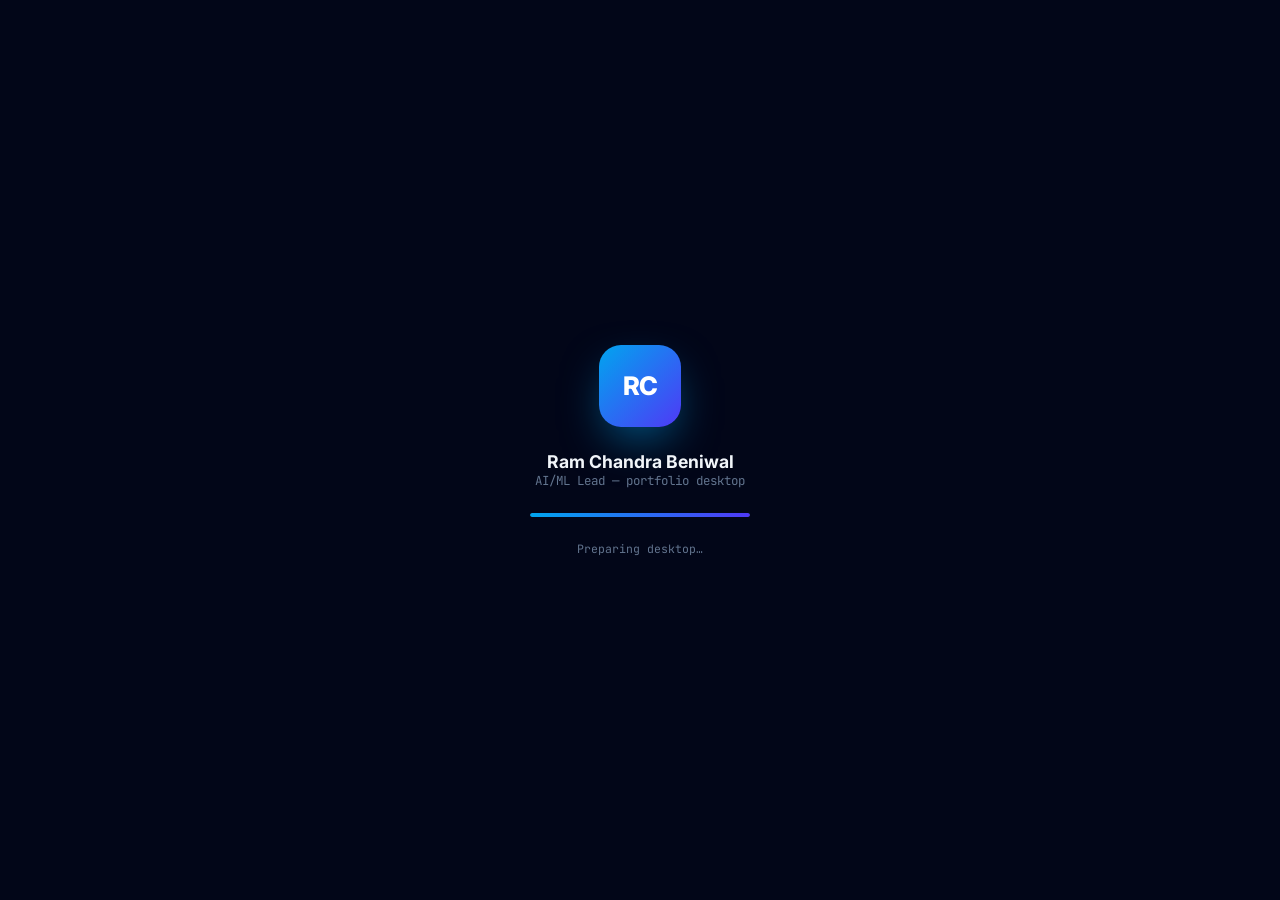
<file: index.html>
<!DOCTYPE html>
<html lang="en">

<head>
	<meta charset="UTF-8">
	<meta name="viewport" content="width=device-width, initial-scale=1.0">
	<title>Ram Chandra Beniwal | Portfolio</title>
	<meta name="description"
		content="Portfolio of Ram Chandra Beniwal — AI/ML Lead building production LLM systems: multimodal RAG, agentic orchestration, multi-agent systems, and knowledge-graph retrieval. Presented as a desktop you can use.">
	<meta name="author" content="Ram Chandra Beniwal">
	<meta name="theme-color" content="#020618">
	<meta property="og:title" content="Ram Chandra Beniwal | AI/ML Lead">
	<meta property="og:description"
		content="A portfolio you can actually use — RAG, agentic systems, knowledge graphs, and XR, laid out as a desktop full of apps.">
	<meta property="og:type" content="website">
	<link rel="icon" type="image/png" href="n.png">
	<link rel="apple-touch-icon" href="n.png">
	<link rel="manifest" href="webmanifest.json">
	<link rel="preconnect" href="https://fonts.googleapis.com">
	<link rel="preconnect" href="https://fonts.gstatic.com" crossorigin>
	<link rel="stylesheet"
		href="https://fonts.googleapis.com/css2?family=Inter:wght@200;400;500;600;700;800&family=JetBrains+Mono:wght@400;500&display=swap">
	<link rel="stylesheet" href="app/os.css">
</head>

<body data-wallpaper="bloom">
	<!-- ================= boot ================= -->
	<div id="boot">
		<div class="boot-inner">
			<div class="boot-logo">RC</div>
			<div>
				<div class="boot-title" id="boot-title">Ram Chandra Beniwal</div>
				<div class="boot-sub" id="boot-sub">AI/ML Lead — portfolio desktop</div>
			</div>
			<div class="boot-track">
				<div class="boot-fill" id="boot-fill"></div>
			</div>
			<div class="boot-log" id="boot-log">Starting up…</div>
		</div>
	</div>

	<!-- ================= lock ================= -->
	<div id="lock" hidden>
		<div class="lock-inner">
			<div class="lock-time" id="lock-time">00:00</div>
			<div class="lock-date" id="lock-date"></div>
			<div class="lock-avatar" id="lock-avatar">RC</div>
			<div class="lock-name" id="lock-name">Ram Chandra Beniwal</div>
			<div class="lock-role" id="lock-role">AI/ML Lead</div>
			<div class="lock-hint">Click anywhere to enter</div>
		</div>
	</div>

	<!-- ================= desktop ================= -->
	<div id="os">
		<div id="wallpaper"></div>

		<main id="desktop">
			<div id="desktop-icons"></div>

			<aside id="desk-hero">
				<div class="eyebrow">Portfolio · desktop edition</div>
				<h1 id="hero-name">Ram Chandra Beniwal</h1>
				<p id="hero-tagline">AI/ML Lead</p>
				<div class="hero-actions">
					<button class="btn primary" id="hero-resume">View resume</button>
					<button class="btn" id="hero-assistant">Ask the assistant</button>
				</div>
			</aside>

			<div id="windows"></div>
		</main>

		<!-- ================= taskbar ================= -->
		<nav id="taskbar">
			<div id="tb-dock">
				<button class="tb-icon start" id="tb-start" title="Start">
					<svg class="icon" viewBox="0 0 24 24" aria-hidden="true">
						<rect x="3" y="3" width="7" height="7" rx="1.5" />
						<rect x="14" y="3" width="7" height="7" rx="1.5" />
						<rect x="3" y="14" width="7" height="7" rx="1.5" />
						<rect x="14" y="14" width="7" height="7" rx="1.5" />
					</svg>
				</button>

				<button class="tb-icon" id="tb-search" title="Search apps">
					<svg class="icon" viewBox="0 0 24 24" aria-hidden="true">
						<circle cx="11" cy="11" r="7" />
						<path d="m20 20-3.6-3.6" />
					</svg>
				</button>

				<span class="tb-sep"></span>

				<div id="tb-tasks"></div>
			</div>

			<div id="tb-tray">
				<button class="tray-btn" id="tb-notif" title="Notifications" aria-label="Notifications"
					style="position:relative">
					<svg class="icon" viewBox="0 0 24 24" aria-hidden="true">
						<path d="M6 9a6 6 0 0 1 12 0c0 5 2 6 2 6H4s2-1 2-6" />
						<path d="M10 19a2 2 0 0 0 4 0" />
					</svg>
					<span id="notif-dot"
						style="display:none;position:absolute;top:5px;right:5px;width:7px;height:7px;border-radius:50%;background:var(--accent)"></span>
				</button>
				<button class="tray-btn" title="Network" aria-label="Network">
					<svg class="icon" viewBox="0 0 24 24" aria-hidden="true">
						<path d="M2 8.8a16 16 0 0 1 20 0" />
						<path d="M5 12.5a11 11 0 0 1 14 0" />
						<path d="M8.5 16a6 6 0 0 1 7 0" />
						<circle cx="12" cy="19.4" r="0.8" />
					</svg>
				</button>
				<button class="tray-btn" title="Battery" aria-label="Battery">
					<svg class="icon" viewBox="0 0 24 24" aria-hidden="true">
						<rect x="2" y="7" width="17" height="10" rx="2" />
						<path d="M22 11v2" />
						<path d="M5 10h9v4H5z" fill="currentColor" stroke="none" />
					</svg>
				</button>
				<button id="tb-clock">
					<div class="time" id="clock-time">00:00</div>
					<div class="date" id="clock-date"></div>
				</button>
			</div>
		</nav>

		<!-- ================= start menu ================= -->
		<div class="panel" id="start-menu" hidden>
			<div class="start-search">
				<svg class="icon" viewBox="0 0 24 24" aria-hidden="true">
					<circle cx="11" cy="11" r="7" />
					<path d="m20 20-3.6-3.6" />
				</svg>
				<input id="start-input" placeholder="Search apps and sections…" autocomplete="off">
			</div>

			<div>
				<div class="section-label" style="margin-bottom:0.5rem">All apps</div>
				<div class="start-grid" id="start-grid"></div>
				<p class="notif-empty" id="start-empty" hidden>Nothing matches that search.</p>
			</div>

			<div class="start-foot">
				<div class="who">
					<span class="avatar" id="start-avatar">RC</span>
					<span>
						<span class="nm" id="start-name">Ram Chandra Beniwal</span><br>
						<span class="rl" id="start-role">AI/ML Lead</span>
					</span>
				</div>
				<button class="tray-btn" id="start-lock" title="Lock" aria-label="Lock">
					<svg class="icon" viewBox="0 0 24 24" aria-hidden="true">
						<rect x="4" y="10" width="16" height="11" rx="2" />
						<path d="M8 10V7a4 4 0 0 1 8 0v3" />
					</svg>
				</button>
				<button class="tray-btn" id="start-power" title="Restart" aria-label="Restart">
					<svg class="icon" viewBox="0 0 24 24" aria-hidden="true">
						<path d="M12 3v8" />
						<path d="M6.5 6.5a8 8 0 1 0 11 0" />
					</svg>
				</button>
			</div>
		</div>

		<!-- ================= notification centre ================= -->
		<div class="panel" id="notif-panel" hidden>
			<div class="notif-head">
				<h3>Notifications</h3>
				<button class="btn ghost" id="notif-clear">Clear all</button>
			</div>
			<div id="notif-list"></div>
			<div class="section-label">Quick settings</div>
			<div class="quick-grid">
				<div class="quick on">
					<svg class="icon" viewBox="0 0 24 24" aria-hidden="true">
						<path d="M2 8.8a16 16 0 0 1 20 0" />
						<path d="M5 12.5a11 11 0 0 1 14 0" />
						<path d="M8.5 16a6 6 0 0 1 7 0" />
					</svg>Wi-Fi
				</div>
				<div class="quick on">
					<svg class="icon" viewBox="0 0 24 24" aria-hidden="true">
						<rect x="2" y="7" width="17" height="10" rx="2" />
						<path d="M22 11v2" />
					</svg>Battery 100%
				</div>
			</div>
		</div>

		<!-- ================= desktop context menu ================= -->
		<div id="ctx-menu" hidden>
			<button class="ctx-item" data-action="open" data-app="about">Open About Me</button>
			<button class="ctx-item" data-action="open" data-app="terminal">Open Terminal</button>
			<button class="ctx-item" data-action="open" data-app="files">Open File Explorer</button>
			<div class="ctx-sep"></div>
			<button class="ctx-item" data-action="wallpaper">Personalise…</button>
			<button class="ctx-item" data-action="refresh">Refresh</button>
		</div>
	</div>

	<div id="toasts"></div>

	<noscript>
		<div style="padding:2rem;max-width:720px;margin:0 auto;line-height:1.7">
			<h1>Ram Chandra Beniwal</h1>
			<h2>AI/ML Lead · LLM &amp; Agentic Systems Engineer</h2>
			<p>This portfolio runs as a small desktop environment in your browser, so it needs JavaScript. The short
				version:</p>
			<p>AI/ML Lead with 4+ years building and shipping production LLM systems — multimodal RAG pipelines, agentic
				orchestration, multi-agent systems, and knowledge-graph-powered retrieval. Currently leading the AI
				engineering team at Futureverse. Previously led Unity, XR and AI/LLM development for medical XR products
				at Metamix Technologies.</p>
			<p>
				Email: <a href="mailto:ramchandra.nitsri@gmail.com">ramchandra.nitsri@gmail.com</a> ·
				Phone: +91-8290637199 ·
				<a href="https://www.linkedin.com/in/ramchandra95">LinkedIn</a> ·
				<a href="assets/RamChandra_Beniwal_Resume.pdf">Download resume (PDF)</a>
			</p>
		</div>
	</noscript>

	<script src="app/icons.js"></script>
	<script src="app/data.js"></script>
	<script src="app/apps.js"></script>
	<script src="app/os.js"></script>
</body>

</html>
</file>
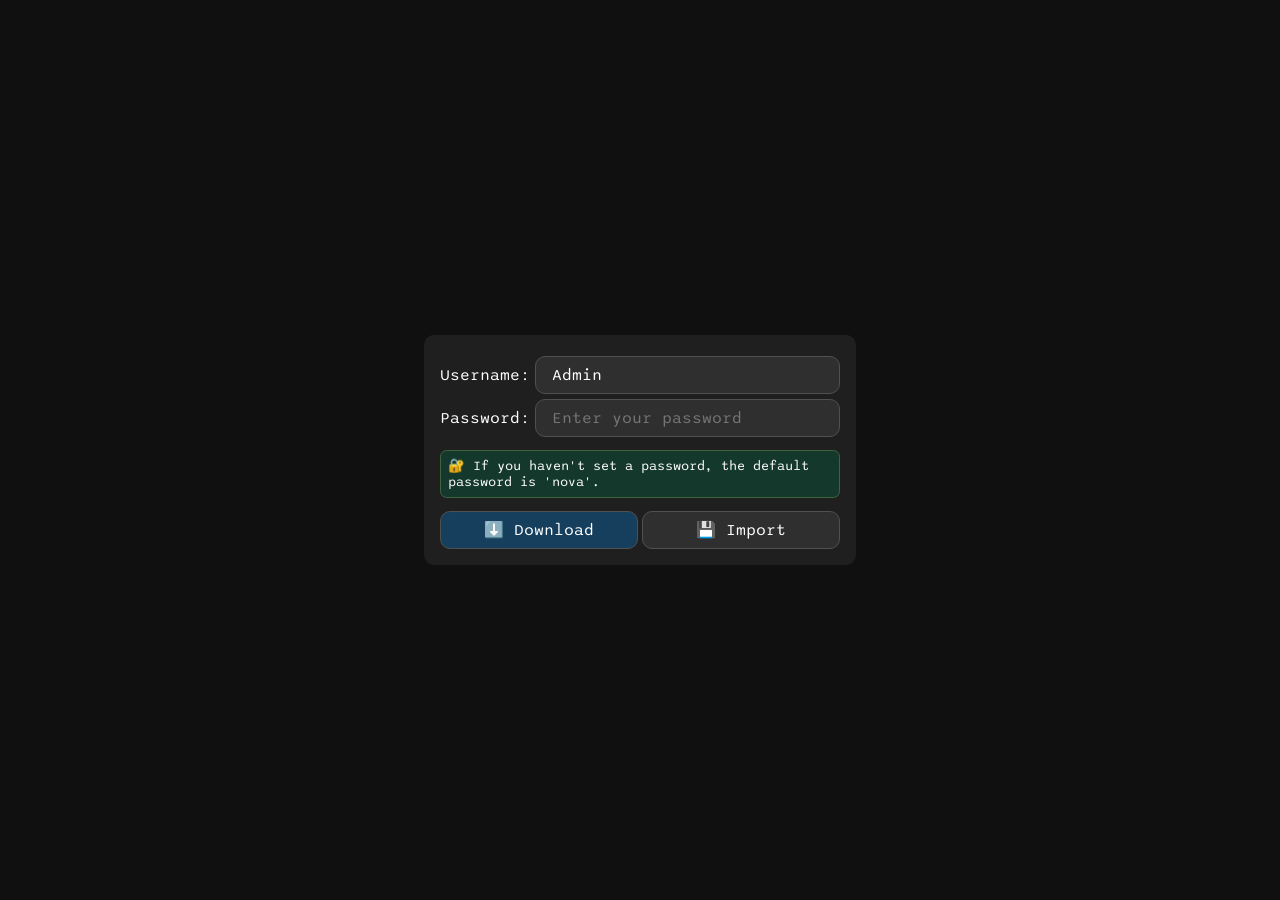
<file: legacy-novaos/bios.html>
<!DOCTYPE html>
<html lang="en" xml:lang="en" xmlns="http://www.w3.org/1999/xhtml">

<head>
	<meta charset="utf-8">
	<meta name="viewport" content="width=device-width">
	<title>Download or import backups</title>
	<link rel="icon" type="image/webp" href="n.png">
	</script>

	<link rel="preconnect" href="https://fonts.googleapis.com">
	<link rel="preconnect" href="https://fonts.gstatic.com" crossorigin>
	<link href="https://fonts.googleapis.com/css2?family=Sono:wght@200..800&display=swap" rel="stylesheet">
	<style>
		html {
			height: 100%;
			width: 100%;
		}

		body {
			display: flex;
			height: 100%;
			width: 100%;
			margin: 0;
			font-size: 1rem;
			font-family: "Sono", serif;
			background-color: #101010;
			color: white;
			align-items: center;
			justify-content: center;
		}

		.form {
			width: 400px;
			background: #1f1f1f;
			display: flex;
			flex-direction: column;
			align-items: stretch;
			height: fit-content;
			padding: 1em;
			gap: .5em;
			border-radius: 10px;
		}

		.inp {
			display: flex;
			flex-direction: row;
			gap: .3em;
			align-items: center;
			margin-top: .3em;
		}

		input {
			flex: 1;
			background: #2f2f2f;
			border: 1px solid #505050;
			padding: .5em 1em;
			color: white;
			border-radius: 10px;
			flex: 1;
			outline: 0;
			min-width: 0;
		}

		.inp button {
			background: #2f2f2f;
			border: 1px solid #505050;
			padding: .5em 1em;
			color: white;
			border-radius: 10px;
			flex: 1;
			cursor: pointer;
		}

		.inp button:hover {
			filter: brightness(120%);
		}

		input,
		button {
			font-size: inherit;
			font-family: inherit;
		}

		button.high {
			background: #153f5d;
		}

		canvas#confetti-canvas {
			position: absolute;
			top: 0;
			left: 0;
			width: 100%;
			height: 100%;
			background: transparent;
			display: none;
		}

		small {
			display: block;
			border-radius: .5em;
			border: 1px solid rgb(63, 99, 63);
			background-color: rgb(21, 56, 44);
			padding: .5em;
			margin-top: 1em;
		}
	</style>


</head>

<body>
	<canvas id="confetti-canvas"></canvas>
	<div class="form">
		<div id="dwsec">
			<div class="inp">
				<label>Username: </label> <input id="inp-usrn" value="Admin" placeholder="Enter your username"
					autocomplete="off">
			</div>
			<div class="inp">
				<label>Password: </label> <input id="inp-pass" placeholder="Enter your password"
					autocomplete="off">
			</div>
			<small>🔐 If you haven't set a password, the default password is 'nova'.</small>
		</div>
		<div id="imprsec">
			<div class="inp"><input type="file" id="docpicker" accept=".zip" /></div>

		</div>
		<div class="inp">
			<button id="dwbtn" class="high" onclick="download()">⬇️ Download</button>
			<button id="impbtn" onclick="importDB()">💾 Import</button>
		</div>
	</div>

	<script src="scripts/fflate.js"></script>
	<script src="scripts/encdec.js"></script>
	<script src="system32.js"></script>
	<script src="scripts/readwrite.js"></script>
	<script defer>
		function switchHighlight(fromId, toId) {
			document.getElementById(fromId).classList.remove('high');
			document.getElementById(toId).classList.add('high');
		}

		function start() {
			CurrentUsername = document.querySelector("#inp-usrn").value;
			password = document.querySelector("#inp-pass").value;
		}
		async function download() {
			start();
			if (!dbCache) dbCache = await openDB(CurrentUsername, 1);
			if (!cryptoKeyCache) cryptoKeyCache = await getKey(password);

			const zipData = {};
			const contentTx = dbCache.transaction('contentpool', 'readonly');
			const contentStore = contentTx.objectStore('contentpool');
			const contentRequest = contentStore.getAll();

			const memoryTx = dbCache.transaction('memory', 'readonly');
			const memoryStore = memoryTx.objectStore('memory');
			const memoryRequest = memoryStore.get('memory');

			const [contents, memoryResult] = await Promise.all([
				new Promise((resolve, reject) => {
					contentRequest.onsuccess = () => resolve(contentRequest.result);
					contentRequest.onerror = () => reject(contentRequest.error);
				}),
				new Promise((resolve, reject) => {
					memoryRequest.onsuccess = () => resolve(memoryRequest.result);
					memoryRequest.onerror = () => reject(memoryRequest.error);
				})
			]);

			contents.forEach(item => {
				zipData[`content/${item.key}.json`] = fflate.strToU8(JSON.stringify(item));
			});

			if (memoryResult) {
				zipData['memory.json'] = fflate.strToU8(JSON.stringify(memoryResult));
			}

			const zipped = fflate.zipSync(zipData, { level: 9 });

			const blob = new Blob([zipped], { type: 'application/zip' });
			const url = URL.createObjectURL(blob);
			const a = document.createElement('a');
			a.href = url;
			a.download = `${CurrentUsername}_backup.zip`;
			a.click();
			URL.revokeObjectURL(url);
			launchConfetti('confetti-canvas');
		}

		async function importDB() {
			start();
			const fileInput = document.querySelector("#docpicker");
			file = fileInput.files[0];

			if (!file) {
				strtimp();
				return;
			}
			if (!dbCache) dbCache = await openDB(CurrentUsername, 1);
			if (!cryptoKeyCache) cryptoKeyCache = await getKey(password);

			const arrayBuffer = await file.arrayBuffer();
			const unzipped = fflate.unzipSync(new Uint8Array(arrayBuffer));

			const memoryData = unzipped['memory.json'];
			if (memoryData) {
				const memoryJson = JSON.parse(fflate.strFromU8(memoryData));
				const memoryTx = dbCache.transaction('memory', 'readwrite');
				const memoryStore = memoryTx.objectStore('memory');
				memoryStore.put(memoryJson);
			}

			const contentTx = dbCache.transaction('contentpool', 'readwrite');
			const contentStore = contentTx.objectStore('contentpool');

			for (const filename in unzipped) {
				if (!filename.startsWith('content/') || !filename.endsWith('.json')) continue;

				const contentJson = JSON.parse(fflate.strFromU8(unzipped[filename]));
				contentStore.put(contentJson);
			}
			launchConfetti('confetti-canvas');
		}

		document.getElementById("dwsec").style.display = "block";
		document.getElementById("imprsec").style.display = "none";
		function strtimp() {
			document.getElementById("dwsec").style.display = "none";
			document.getElementById("imprsec").style.display = "block";
			switchHighlight('dwbtn', 'impbtn');
		}

		function launchConfetti(canvasId) {
			document.getElementById("confetti-canvas").style.display = "block";
			const canvas = document.getElementById(canvasId);
			const ctx = canvas.getContext('2d');
			canvas.width = window.innerWidth;
			canvas.height = window.innerHeight;

			const confettiCount = 300;
			const confetti = [];
			const colors = ['#fce18a', '#ff726d', '#b48def', '#f4306d'];
			let fadingOut = false;
			let globalAlpha = 1;

			for (let i = 0; i < confettiCount; i++) {
				confetti.push(createConfetto());
			}

			function createConfetto() {
				return {
					x: Math.random() * canvas.width,
					y: Math.random() * canvas.height - canvas.height,
					r: Math.random() * 6 + 4,
					d: Math.random() * confettiCount,
					color: colors[Math.floor(Math.random() * colors.length)],
					tilt: Math.floor(Math.random() * 10) - 10,
					tiltAngle: 0,
					tiltAngleIncrement: Math.random() * 0.07 + 0.05,
					alpha: 1
				};
			}

			function drawConfetti() {
				ctx.clearRect(0, 0, canvas.width, canvas.height);
				ctx.globalAlpha = globalAlpha;

				confetti.forEach(c => {
					ctx.beginPath();
					ctx.lineWidth = c.r / 2;
					ctx.strokeStyle = c.color;
					ctx.moveTo(c.x + c.tilt + c.r / 2, c.y);
					ctx.lineTo(c.x + c.tilt, c.y + c.tilt + c.r);
					ctx.stroke();
				});

				updateConfetti();

				if (fadingOut) {
					globalAlpha -= 0.01;
					if (globalAlpha <= 0) {
						ctx.clearRect(0, 0, canvas.width, canvas.height);
						return;
					}
				}

				requestAnimationFrame(drawConfetti);
			}

			function updateConfetti() {
				confetti.forEach(c => {
					c.tiltAngle += c.tiltAngleIncrement;
					c.y += (Math.cos(c.d) + 3 + c.r / 2) / 2;
					c.x += Math.sin(c.d);
					c.tilt = Math.sin(c.tiltAngle) * 15;

					if (!fadingOut && c.y > canvas.height) {
						c.y = -10;
						c.x = Math.random() * canvas.width;
					}
				});
			}

			drawConfetti();

			setTimeout(() => {
				fadingOut = true;
			}, 3000);
		}

	</script>
</body>

</html>
</file>
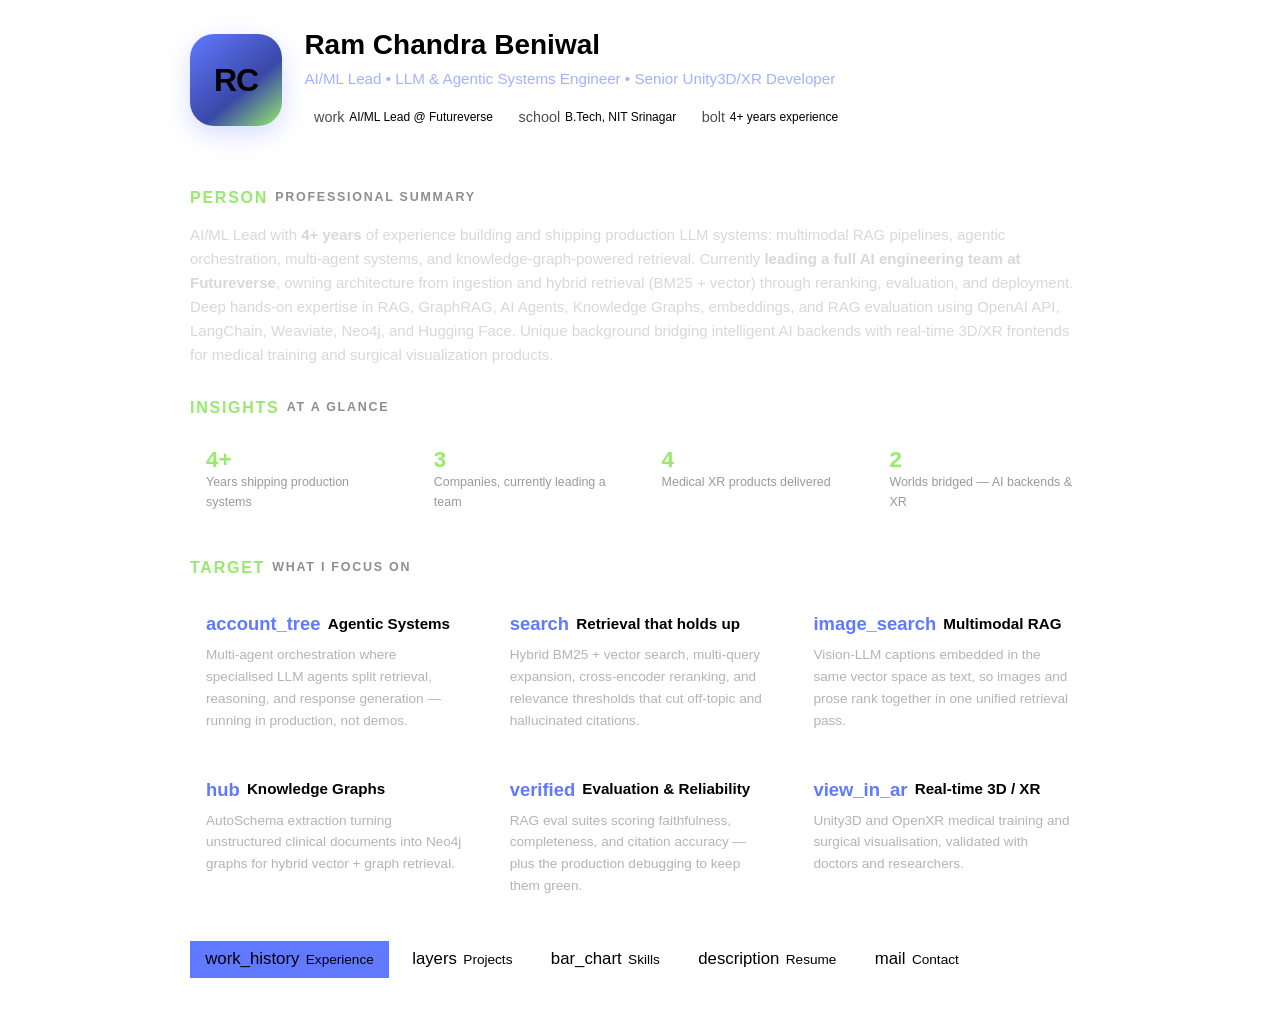
<file: legacy-novaos/appdata/about.html>
<!DOCTYPE html>
<html lang="en">

<head>
	<meta charset="UTF-8">
	<meta name="viewport" content="width=device-width, initial-scale=1.0">
	<title>About Me</title>
	<meta name="aspect-ratio" content="16/11">
	<meta name="theme-color" content="#101010">
	<meta name="capabilities" content="PortfolioAbout">
	<meta name="permissions" content="unsandboxed">
	<meta name="nova-include" content="nova.css material-symbols-rounded">
	<meta name="nova-icon"
		content="<svg xmlns='http://www.w3.org/2000/svg' viewBox='0 0 48 48' width='48' height='48'><rect width='48' height='48' rx='11' fill='#6179FF'/><circle cx='24' cy='19' r='7.5' fill='#ffffff'/><path d='M10 41c0-7.2 6.3-11.5 14-11.5S38 33.8 38 41z' fill='#ffffff'/></svg>">
	<style>
		html {
			height: 100%;
		}

		body {
			margin: 0;
			height: 100%;
			overflow-y: auto;
			background: var(--col-bg1);
			color: var(--col-txt1);
			font-family: 'Poppins', sans-serif;
			font-size: 15px;
			line-height: 1.6;
		}

		main {
			max-width: 900px;
			margin: 0 auto;
			padding: 1.75rem 1.5rem 2.5rem;
		}

		/* hero */
		.hero {
			display: flex;
			gap: 1.4rem;
			align-items: center;
			padding-bottom: 1.5rem;
			border-bottom: var(--box-crisp);
		}

		.avatar {
			flex: 0 0 auto;
			width: 92px;
			height: 92px;
			border-radius: 24px;
			background: linear-gradient(140deg, #6179FF, #3a48a8 60%, #96ea6e);
			display: grid;
			place-items: center;
			font-size: 2rem;
			font-weight: 800;
			letter-spacing: -1px;
			box-shadow: 0 8px 24px #6179ff40;
		}

		.hero h1 {
			margin: 0;
			font-size: 1.75rem;
			font-weight: 800;
			line-height: 1.2;
		}

		.role {
			margin: 0.35rem 0 0.7rem;
			color: #a3b1ff;
			font-size: 0.95rem;
			font-weight: 300;
		}

		.chips {
			display: flex;
			flex-wrap: wrap;
			gap: 0.4rem;
		}

		.chip {
			font-size: 0.75rem;
			padding: 0.22rem 0.6rem;
			border-radius: 999px;
			background: var(--col-bg3);
			border: var(--box-crisp);
			display: inline-flex;
			align-items: center;
			gap: 0.3rem;
		}

		.chip .material-symbols-rounded {
			font-size: 0.9rem;
			opacity: 0.7;
		}

		/* sections */
		section {
			margin-top: 1.75rem;
		}

		h2 {
			font-size: 0.78rem;
			text-transform: uppercase;
			letter-spacing: 0.14em;
			font-weight: 800;
			color: #8e8e8e;
			margin: 0 0 0.8rem;
			display: flex;
			align-items: center;
			gap: 0.45rem;
		}

		h2 .material-symbols-rounded {
			font-size: 1rem;
			color: #96ea6e;
		}

		.summary {
			margin: 0;
			font-weight: 300;
			color: #d8d8d8;
		}

		.summary b {
			color: var(--col-txt1);
			font-weight: 800;
		}

		/* stats */
		.stats {
			display: grid;
			grid-template-columns: repeat(auto-fit, minmax(150px, 1fr));
			gap: 0.7rem;
		}

		.stat {
			background: var(--col-bg2);
			border: var(--box-crisp);
			border-radius: var(--siz-radius1);
			padding: 0.9rem 1rem;
		}

		.stat .num {
			font-size: 1.4rem;
			font-weight: 800;
			color: #96ea6e;
			line-height: 1.1;
		}

		.stat .lbl {
			font-size: 0.78rem;
			color: #9a9a9a;
			font-weight: 300;
		}

		/* focus cards */
		.focus {
			display: grid;
			grid-template-columns: repeat(auto-fit, minmax(230px, 1fr));
			gap: 0.7rem;
		}

		.card {
			background: var(--col-bg2);
			border: var(--box-crisp);
			border-radius: var(--siz-radius1);
			padding: 1rem;
		}

		.card h3 {
			margin: 0 0 0.35rem;
			font-size: 0.95rem;
			font-weight: 800;
			display: flex;
			align-items: center;
			gap: 0.45rem;
		}

		.card h3 .material-symbols-rounded {
			font-size: 1.15rem;
			color: #6179FF;
		}

		.card p {
			margin: 0;
			font-size: 0.85rem;
			color: #b4b4b4;
			font-weight: 300;
		}

		/* actions */
		.actions {
			display: flex;
			flex-wrap: wrap;
			gap: 0.5rem;
			margin-top: 1.75rem;
		}

		.actions button {
			background: var(--col-bg3);
			color: var(--col-txt1);
			border: var(--box-crisp);
			border-radius: var(--siz-radius2);
			padding: 0.55rem 0.95rem;
			font-size: 0.85rem;
			display: inline-flex;
			align-items: center;
			gap: 0.4rem;
			transition: background var(--time1), transform var(--time1);
		}

		.actions button:hover {
			background: var(--col-bgh);
			transform: translateY(-1px);
		}

		.actions button.primary {
			background: #6179FF;
			border-color: #6179FF;
		}

		.actions button.primary:hover {
			background: #7286ff;
		}

		.actions button .material-symbols-rounded {
			font-size: 1.05rem;
		}

		@media (max-width: 560px) {
			.hero {
				flex-direction: column;
				align-items: flex-start;
			}
		}
	</style>
</head>

<body>
	<main>
		<div class="hero">
			<div class="avatar">RC</div>
			<div>
				<h1>Ram Chandra Beniwal</h1>
				<p class="role">AI/ML Lead &bull; LLM &amp; Agentic Systems Engineer &bull; Senior Unity3D/XR Developer
				</p>
				<div class="chips">
					<span class="chip"><span class="material-symbols-rounded">work</span>AI/ML Lead @ Futureverse</span>
					<span class="chip"><span class="material-symbols-rounded">school</span>B.Tech, NIT Srinagar</span>
					<span class="chip"><span class="material-symbols-rounded">bolt</span>4+ years experience</span>
				</div>
			</div>
		</div>

		<section>
			<h2><span class="material-symbols-rounded">person</span>Professional Summary</h2>
			<p class="summary">
				AI/ML Lead with <b>4+ years</b> of experience building and shipping production LLM systems: multimodal
				RAG pipelines, agentic orchestration, multi-agent systems, and knowledge-graph-powered retrieval.
				Currently <b>leading a full AI engineering team at Futureverse</b>, owning architecture from ingestion
				and hybrid retrieval (BM25 + vector) through reranking, evaluation, and deployment. Deep hands-on
				expertise in RAG, GraphRAG, AI Agents, Knowledge Graphs, embeddings, and RAG evaluation using OpenAI
				API, LangChain, Weaviate, Neo4j, and Hugging Face. Unique background bridging intelligent AI backends
				with real-time 3D/XR frontends for medical training and surgical visualization products.
			</p>
		</section>

		<section>
			<h2><span class="material-symbols-rounded">insights</span>At a glance</h2>
			<div class="stats">
				<div class="stat">
					<div class="num">4+</div>
					<div class="lbl">Years shipping production systems</div>
				</div>
				<div class="stat">
					<div class="num">3</div>
					<div class="lbl">Companies, currently leading a team</div>
				</div>
				<div class="stat">
					<div class="num">4</div>
					<div class="lbl">Medical XR products delivered</div>
				</div>
				<div class="stat">
					<div class="num">2</div>
					<div class="lbl">Worlds bridged &mdash; AI backends &amp; XR</div>
				</div>
			</div>
		</section>

		<section>
			<h2><span class="material-symbols-rounded">target</span>What I focus on</h2>
			<div class="focus">
				<div class="card">
					<h3><span class="material-symbols-rounded">account_tree</span>Agentic Systems</h3>
					<p>Multi-agent orchestration where specialised LLM agents split retrieval, reasoning, and response
						generation &mdash; running in production, not demos.</p>
				</div>
				<div class="card">
					<h3><span class="material-symbols-rounded">search</span>Retrieval that holds up</h3>
					<p>Hybrid BM25 + vector search, multi-query expansion, cross-encoder reranking, and relevance
						thresholds that cut off-topic and hallucinated citations.</p>
				</div>
				<div class="card">
					<h3><span class="material-symbols-rounded">image_search</span>Multimodal RAG</h3>
					<p>Vision-LLM captions embedded in the same vector space as text, so images and prose rank together
						in one unified retrieval pass.</p>
				</div>
				<div class="card">
					<h3><span class="material-symbols-rounded">hub</span>Knowledge Graphs</h3>
					<p>AutoSchema extraction turning unstructured clinical documents into Neo4j graphs for hybrid vector
						+ graph retrieval.</p>
				</div>
				<div class="card">
					<h3><span class="material-symbols-rounded">verified</span>Evaluation &amp; Reliability</h3>
					<p>RAG eval suites scoring faithfulness, completeness, and citation accuracy &mdash; plus the
						production debugging to keep them green.</p>
				</div>
				<div class="card">
					<h3><span class="material-symbols-rounded">view_in_ar</span>Real-time 3D / XR</h3>
					<p>Unity3D and OpenXR medical training and surgical visualisation, validated with doctors and
						researchers.</p>
				</div>
			</div>
		</section>

		<div class="actions">
			<button class="primary" onclick="launchApp('Experience')"><span
					class="material-symbols-rounded">work_history</span>Experience</button>
			<button onclick="launchApp('Projects')"><span class="material-symbols-rounded">layers</span>Projects</button>
			<button onclick="launchApp('Skills')"><span class="material-symbols-rounded">bar_chart</span>Skills</button>
			<button onclick="launchApp('Resume')"><span
					class="material-symbols-rounded">description</span>Resume</button>
			<button onclick="launchApp('Contact')"><span class="material-symbols-rounded">mail</span>Contact</button>
		</div>
	</main>

	<script>
		async function launchApp(name) {
			try {
				const file = await window.parent.getFileByPath('Apps/' + name + '.app');
				if (file && file.id) {
					window.parent.openfile(file.id);
					return;
				}
				window.parent.openapp(name.toLowerCase(), 1);
			} catch (err) {
				console.error('Could not launch ' + name, err);
			}
		}
	</script>
</body>

</html>
</file>
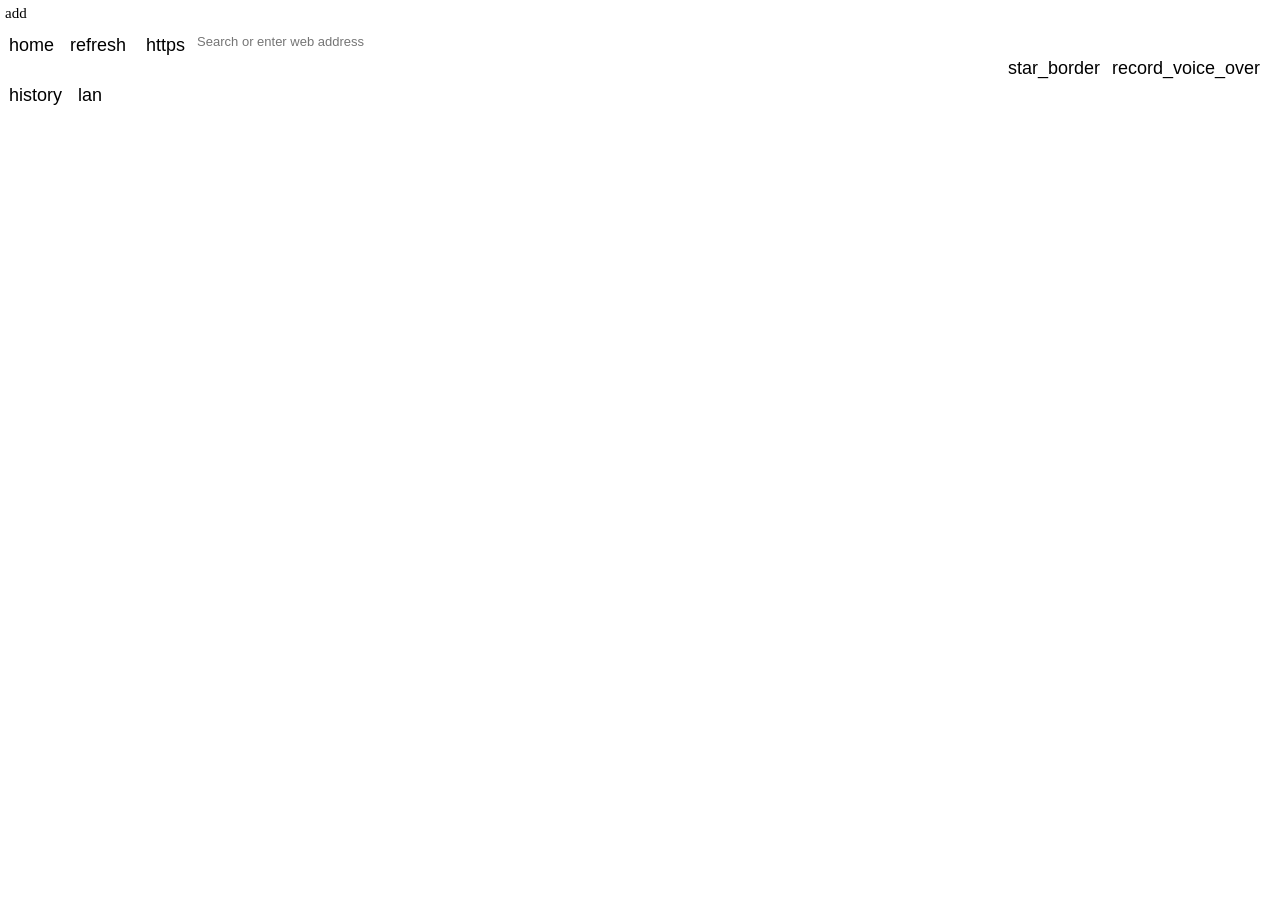
<file: legacy-novaos/appdata/browser.html>
<!DOCTYPE html>
<html lang="en">

<head>
	<meta charset="UTF-8">
	<meta name="viewport" content="width=device-width, initial-scale=1.0">
	<title>Browser</title>
	<meta name="nova-include" content="nova.css material-symbols-rounded">
	<meta name="capabilities" content=".html, web_browser">
    <meta name="permissions" content="fileGet, system, unsandboxed">
	<meta name="nova-icon"
		content="<svg width='232' height='232' viewBox='0 0 232 232' fill='none' xmlns='http://www.w3.org/2000/svg'> <path d='M0 103.828C0 38.1096 21.2291 0 85.2941 0C149.359 0 232 66.1082 232 131.827C232 197.546 177.868 215.448 125.098 227.489C32.1206 248.704 0 169.547 0 103.828Z' fill='#6179FF'/> <path d='M95.5 173C85.8764 173 76.7809 171.163 68.2136 167.488C59.6462 163.813 52.1645 158.796 45.7683 152.438C39.3721 146.079 34.3256 138.642 30.6287 130.125C26.9318 121.608 25.0834 112.567 25.0834 103C25.0834 93.3167 26.9318 84.2458 30.6287 75.7875C34.3256 67.3292 39.3721 59.9208 45.7683 53.5625C52.1645 47.2042 59.6462 42.1875 68.2136 38.5125C76.7809 34.8375 85.8764 33 95.5 33C105.241 33 114.366 34.8375 122.875 38.5125C131.383 42.1875 138.836 47.2042 145.232 53.5625C151.628 59.9208 156.675 67.3292 160.371 75.7875C164.068 84.2458 165.917 93.3167 165.917 103C165.917 112.567 164.068 121.608 160.371 130.125C156.675 138.642 151.628 146.079 145.232 152.438C138.836 158.796 131.383 163.813 122.875 167.488C114.366 171.163 105.241 173 95.5 173ZM95.5 158.65C98.5514 154.45 101.192 150.075 103.422 145.525C105.652 140.975 107.471 136.133 108.879 131H82.1209C83.5292 136.133 85.3483 140.975 87.5782 145.525C89.808 150.075 92.4487 154.45 95.5 158.65ZM77.1917 155.85C75.0792 152 73.2308 148.004 71.6464 143.863C70.062 139.721 68.7417 135.433 67.6855 131H46.9125C50.316 136.833 54.5704 141.908 59.6756 146.225C64.7808 150.542 70.6195 153.75 77.1917 155.85ZM113.808 155.85C120.381 153.75 126.219 150.542 131.325 146.225C136.43 141.908 140.684 136.833 144.088 131H123.315C122.258 135.433 120.938 139.721 119.354 143.863C117.769 148.004 115.921 152 113.808 155.85ZM40.9271 117H64.8688C64.5167 114.667 64.2526 112.363 64.0766 110.088C63.9006 107.813 63.8125 105.45 63.8125 103C63.8125 100.55 63.9006 98.1875 64.0766 95.9125C64.2526 93.6375 64.5167 91.3333 64.8688 89H40.9271C40.3403 91.3333 39.9002 93.6375 39.6068 95.9125C39.3134 98.1875 39.1667 100.55 39.1667 103C39.1667 105.45 39.3134 107.813 39.6068 110.088C39.9002 112.363 40.3403 114.667 40.9271 117ZM78.9521 117H112.048C112.4 114.667 112.664 112.363 112.84 110.088C113.016 107.813 113.104 105.45 113.104 103C113.104 100.55 113.016 98.1875 112.84 95.9125C112.664 93.6375 112.4 91.3333 112.048 89H78.9521C78.6 91.3333 78.336 93.6375 78.1599 95.9125C77.9839 98.1875 77.8959 100.55 77.8959 103C77.8959 105.45 77.9839 107.813 78.1599 110.088C78.336 112.363 78.6 114.667 78.9521 117ZM126.131 117H150.073C150.66 114.667 151.1 112.363 151.393 110.088C151.687 107.813 151.833 105.45 151.833 103C151.833 100.55 151.687 98.1875 151.393 95.9125C151.1 93.6375 150.66 91.3333 150.073 89H126.131C126.483 91.3333 126.747 93.6375 126.923 95.9125C127.1 98.1875 127.188 100.55 127.188 103C127.188 105.45 127.1 107.813 126.923 110.088C126.747 112.363 126.483 114.667 126.131 117ZM123.315 75H144.088C140.684 69.1667 136.43 64.0917 131.325 59.775C126.219 55.4583 120.381 52.25 113.808 50.15C115.921 54 117.769 57.9958 119.354 62.1375C120.938 66.2792 122.258 70.5667 123.315 75ZM82.1209 75H108.879C107.471 69.8667 105.652 65.025 103.422 60.475C101.192 55.925 98.5514 51.55 95.5 47.35C92.4487 51.55 89.808 55.925 87.5782 60.475C85.3483 65.025 83.5292 69.8667 82.1209 75ZM46.9125 75H67.6855C68.7417 70.5667 70.062 66.2792 71.6464 62.1375C73.2308 57.9958 75.0792 54 77.1917 50.15C70.6195 52.25 64.7808 55.4583 59.6756 59.775C54.5704 64.0917 50.316 69.1667 46.9125 75Z' fill='#9CABFF'/> <path d='M92.875 128.75H99.5C101.377 128.75 102.951 129.409 104.22 130.727C105.49 132.044 106.125 133.677 106.125 135.625C106.125 137.573 105.49 139.206 104.22 140.523C102.951 141.841 101.377 142.5 99.5 142.5H92.875C90.9979 142.5 89.4245 141.841 88.1547 140.523C86.8849 139.206 86.25 137.573 86.25 135.625C86.25 133.677 86.8849 132.044 88.1547 130.727C89.4245 129.409 90.9979 128.75 92.875 128.75ZM104.138 165.875L108.775 161.062C110.1 159.688 111.646 159.029 113.413 159.086C115.179 159.143 116.725 159.802 118.05 161.062C119.375 162.438 120.065 164.07 120.12 165.961C120.176 167.852 119.541 169.484 118.216 170.859L113.578 175.672C112.253 177.047 110.68 177.706 108.858 177.648C107.036 177.591 105.463 176.875 104.138 175.5C102.923 174.125 102.288 172.521 102.233 170.688C102.178 168.854 102.813 167.25 104.138 165.875ZM108.775 110.188L104.138 105.375C102.813 104 102.178 102.396 102.233 100.562C102.288 98.7292 102.923 97.125 104.138 95.75C105.463 94.375 107.036 93.6589 108.858 93.6016C110.68 93.5443 112.253 94.2031 113.578 95.5781L118.216 100.391C119.541 101.766 120.176 103.398 120.12 105.289C120.065 107.18 119.375 108.812 118.05 110.188C116.725 111.448 115.179 112.107 113.413 112.164C111.646 112.221 110.1 111.562 108.775 110.188ZM187.613 192.688L160.781 164.844L155.813 180.312C155.592 181.115 155.178 181.716 154.57 182.117C153.963 182.518 153.328 182.719 152.666 182.719C152.003 182.719 151.368 182.49 150.761 182.031C150.154 181.573 149.74 180.943 149.519 180.141L135.275 130.984C135.054 130.068 135.082 129.151 135.358 128.234C135.634 127.318 136.048 126.573 136.6 126C137.152 125.427 137.87 124.997 138.753 124.711C139.636 124.424 140.52 124.396 141.403 124.625L189.103 139.406C189.876 139.635 190.456 140.065 190.842 140.695C191.229 141.326 191.422 141.984 191.422 142.672C191.422 143.359 191.256 144.018 190.925 144.648C190.594 145.279 190.042 145.708 189.269 145.938L174.363 151.438L200.863 178.938C202.188 180.312 202.85 181.917 202.85 183.75C202.85 185.583 202.188 187.188 200.863 188.562L196.888 192.688C195.563 194.062 194.017 194.75 192.25 194.75C190.483 194.75 188.938 194.062 187.613 192.688ZM139.25 94.375V87.5C139.25 85.5521 139.885 83.9193 141.155 82.6016C142.424 81.2839 143.998 80.625 145.875 80.625C147.752 80.625 149.326 81.2839 150.595 82.6016C151.865 83.9193 152.5 85.5521 152.5 87.5V94.375C152.5 96.3229 151.865 97.9557 150.595 99.2734C149.326 100.591 147.752 101.25 145.875 101.25C143.998 101.25 142.424 100.591 141.155 99.2734C139.885 97.9557 139.25 96.3229 139.25 94.375ZM173.534 100.391L178.338 95.4062C179.552 94.1458 181.07 93.487 182.892 93.4297C184.714 93.3724 186.288 94.0312 187.613 95.4062C188.827 96.6667 189.462 98.2422 189.517 100.133C189.572 102.023 188.993 103.656 187.778 105.031L182.975 110.188C181.76 111.562 180.242 112.221 178.42 112.164C176.598 112.107 175.025 111.448 173.7 110.188C172.375 108.812 171.685 107.18 171.63 105.289C171.574 103.398 172.209 101.766 173.534 100.391Z' fill='#E8EAED'/> </svg>">
	<style>
		* {
			box-sizing: border-box;
		}

		body {
			height: 100%;
			margin: 0px;
			display: flex;
			flex-direction: column;
		}

		nav {
			user-select: none;
		}

		iframe {
			flex: 1;
			width: calc(100vw - 6px);
			margin: 3px;
			border-radius: 5px;
			background-color: white;
			color: black;
		}

		.urlnav span {
			transform: translateY(3px) !important;
		}

		nav .tab {
			display: inline-flex;
			width: 200px;
			padding: 3px 6px;
			background: transparent;
			margin: 3px;
			margin-bottom: 2px;
			border: none;
			transition: .3s;
			border-radius: 5px;
		}

		#tabconts {
			display: flex;
			flex-direction: column;
			flex: 1;
		}

		nav .active {
			background: var(--col-bg2);
			margin: 3px;
			margin-bottom: 2px;
			border: none;
			display: flex;
			align-items: center;
			flex-direction: row;
		}

		.urlnav {
			margin: 3px;
			margin-top: 0;
			display: block;
			background: var(--col-bg2);
			border-radius: 0 5px 5px 5px;
		}

		.urlnav .inpgrp {
			width: calc(100% - 140px);
			background: var(--col-bg1);
			border-radius: 25px;
			padding: 1px 4px;
			margin: 3px 0;
		}

		.urlnav .inpgrp input {
			background: transparent;
			border: none;
			font-size: 13px;
			color: var(--col-txt1);
			outline: none;
			transform: translateY(-2px);
		}

		.urlnav .inpgrp input {
			width: calc(100% - 100px);
			text-overflow: ellipsis;
			overflow: hidden;
		}

		.btngrp button {
			background: transparent;
			color: var(--col-txt1);
			border: none;
		}

		.urlnav * {
			display: inline-block;
		}

		.btngrp button span {
			font-size: 18px;
		}

		.inpgrp button {
			background: transparent;
			border: none;
			color: var(--col-txt1);
		}

		.inpgrp [right] {
			float: right;
		}

		.inpgrp button span {
			font-size: 18px;
		}

		.tabs {
			display: flex;
			flex-wrap: nowrap;
			flex-direction: row;
			overflow-x: auto;
		}

		.newtbtn {
			font-size: 15px !important;
			padding: 5px;
			background: transparent;
			border-radius: 10px;
			cursor: pointer;
			background: var(--col-bg2);
		}

		.newtbtn:hover {
			background: var(--col-bg2);
		}

		.clbtn {
			font-size: 13px !important;
			padding: 5px;
			background: transparent;
			border-radius: 50%;
			transform: translate(4px, 1px) !important;
			cursor: pointer;
			float: right;
			opacity: 0.5;
		}

		.clbtn:hover {
			opacity: 1;
		}

		.tab b {
			font-weight: normal;
			display: inline-block;
			overflow: hidden;
			flex: 1;
			text-overflow: ellipsis;
			white-space: nowrap;
			font-size: 10px;
			opacity: 0.5;
			padding: 0.2rem;
		}

		.tabcontent {
			flex: 1;
			display: flex;
		}

		#History {
			width: 50vw;
			max-width: 390px;
			border: none;
			border-radius: 5px;
			background: #363636;
			padding: 10px;
			max-height: calc(100vh - 135px);
			color: var(--col-txt1);
			margin-right: 10px;
			margin-top: 84px;
			box-shadow: 0 3px 5px #0000007d;
		}

		#History .bigt {
			border-bottom: 1px solid grey;
			display: block;
			margin-bottom: 5px;
			padding-bottom: 3px;
			font-size: 0.7rem;
		}

		.historyitem {
			display: flex;
			flex-direction: row;
			flex-wrap: nowrap;
			align-items: center;
			padding: 5px 10px;
			cursor: pointer;
			border-radius: 5px;
		}

		.historyitem:hover {
			background: #616161;
		}

		.tabsnav {
			display: flex;
			flex-direction: row;
			align-items: center;
			margin-right: 5px;
		}

		.historyitem span {
			flex: 1;
			overflow: hidden;
			font-size: 1rem;
			white-space: nowrap;
			text-overflow: ellipsis;
		}

		.historyitem button {
			padding: 1px;
			border: none;
			background: transparent;
			color: var(--col-txt1);
		}

		.historyitem button span {
			font-size: 1rem !important;
		}
	</style>

</head>

<body>

	<nav>
		<div class="tabsnav">
			<script>

			</script>
			<div class="tabs" id="tabs">
			</div>
			<span class="material-symbols-rounded newtbtn" onclick="newtab()">
				add
			</span>
		</div>
		<div class="urlnav">
			<div class="btngrp">
				<button onclick="homebtn()">
					<span class="material-symbols-rounded">
						home
					</span>
				</button>
				<button>
					<span class="material-symbols-rounded" onclick="reloadp()">
						refresh
					</span>
				</button>
			</div>
			<div class="inpgrp">
				<button>
					<span class="material-symbols-rounded">
						https
					</span>
				</button>
				<input placeholder="Search or enter web address" autocapitalize="off" autocomplete="off"
					onkeyup="isitago(event)" id="deinput" onclick="this.select()">
				<button right onclick="readnfa()">
					<span class="material-symbols-rounded">
						record_voice_over
					</span>
				</button>
				<button right>
					<span class="material-symbols-rounded">
						star_border
					</span>
				</button>
			</div>
			<div class="btngrp">
				<button onclick="historytabopen()">
					<span class="material-symbols-rounded">
						history
					</span>
				</button>
				<button>
					<span class="material-symbols-rounded" onclick="switchproxy()">
						lan
					</span>
				</button>
			</div>
		</div>
	</nav>
	<dialog id="History">
		<span class="bigt">History</span>
		<div id="historyitems">
			<div class="historyitem">
				<span>URL appears here</span>
				<button><span class="material-symbols-rounded">
						close
					</span></button>
			</div>
		</div>
	</dialog>
	<div id="tabconts">

	</div>

	<script>
		var tabhistory = [];
		var tabsnow = [];
		var lasttab = '';
		var nowtab = '';
		var deftab, proxy = false;
		var proxyurl = "";

		function switchproxy() {
			let x = prompt("Enter a new Proxy URL (with query params)");
			if (x) {
				proxyurl = x;
			}
		}

		function reloadp() {
			document.getElementById("ifr" + nowtab).contentDocument.location.reload(true);
		}

		function homebtn() {
			safeNavigateIframe(document.getElementById("ifr" + nowtab), "https://adthoughtsglobal.github.io/NovaOS/newtab.html");
		}

		var myDialog = document.getElementById('History');

		document.addEventListener('click', (event) => {
			if (event.target === myDialog) {
				myDialog.close();
			}
		});

		function historytabopen() {
			let historyitemsele = document.getElementById("historyitems");
			historyitemsele.innerHTML = "";
			document.getElementById("History").showModal()
			tabhistory = [...new Set(tabhistory)];
			tabhistory.forEach(item => {
				const historyItemDiv = document.createElement('div');
				historyItemDiv.className = 'historyitem';

				historyItemDiv.onclick = function () {
					newtab(item);
					document.getElementById("History").close()
				}

				const urlSpan = document.createElement('span');
				urlSpan.textContent = item;

				const closeButton = document.createElement('button');
				const closeIcon = document.createElement('span');
				closeIcon.className = 'material-symbols-rounded';
				closeIcon.textContent = 'close';
				closeButton.appendChild(closeIcon);

				// Append elements to history item div
				historyItemDiv.appendChild(urlSpan);
				historyItemDiv.appendChild(closeButton);

				// Append history item div to the history items container
				document.getElementById('historyitems').appendChild(historyItemDiv);
			})
		}

		function openCity(evt, cityName) {
			lasttab = nowtab
			nowtab = evt.substring(4);
			var i, tabcontent, tablinks;
			tabcontent = document.getElementsByClassName("tabcontent");
			for (i = 0; i < tabcontent.length; i++) {
				if (tabcontent[i]) {
					tabcontent[i].style.display = "none";
				}
			}
			tablinks = document.getElementsByClassName("tab");
			for (i = 0; i < tablinks.length; i++) {
				tablinks[i].className = tablinks[i].className.replace(" active", "");
			}
			try {
				var iframe = document.querySelector("#ifr" + nowtab + "");
				if (iframe && iframe.contentWindow && iframe.contentWindow.location && iframe.contentWindow.location.href) {

					const originalOpen = window.open;
					window.open = function (url, target, features) {
						alert(url);
					};

					iframe.contentWindow.window.open = window.open;
					document.getElementById("deinput").value = iframe.contentWindow.location.href;

				}
			} catch (error) {
				console.log(`safe error: ${error.message.includes("cross-origin ") ? () => {
					"CORS error";
					document.getElementById("deinput").value = "#cors-enabled"
				} : error}`);

			}

			document.getElementById(cityName).style.display = "flex";
			document.getElementById(evt).className += " active";
		}

		function remtab(obj) {
			document.getElementById('tabn' + obj).remove()
			document.getElementById('wincs' + obj).remove()
			let index = tabsnow.indexOf(obj);
			if (index !== -1) {
				tabsnow.splice(index, 1);
			}
			openCity(lasttab, 'wincs' + nowtab)
		}
		let navigationTimer = null;

		function safeNavigateIframe(iframe, newSrc) {
			if (navigationTimer) clearTimeout(navigationTimer);

			navigationTimer = setTimeout(async () => {
				try {
					if (newSrc.startsWith("blob:")) {
						iframe.src = newSrc;
						return;
					}

					const response = await fetch(newSrc);
					let html = await response.text();

					html = html.replace(/(src|href)=["']([^"']+)["']/g, (match, attr, url) => {
						if (!url.startsWith('http') && !url.startsWith('//')) {
							return `${attr}="${new URL(url, newSrc).href}"`;
						}
						return match;
					});

					const blob = new Blob([html], { type: 'text/html' });
					iframe.src = URL.createObjectURL(blob);

				} catch (error) {
					console.error("Failed to fetch iframe content:", error);
				}
			}, 100);
		}


		function newtab(src) {
			let nowid = genID();
			tabsnow.push(nowid)
			var df = document.createElement("div");
			df.setAttribute("class", "tabcontent");
			df.id = "wincs" + nowid;
			var bf = document.createElement("iframe");

			bf.onerror = function (error) {
				console.error("An error occurred while loading the iframe due to CORS restrictions: ", error);
			};

			const SANDBOX = [
				"allow-scripts",
				"allow-forms",
				"allow-modals",
				"allow-popups",
				"allow-presentation",
				"allow-pointer-lock",
				"allow-top-navigation",
				"allow-top-navigation-by-user-activation"
			];

			const featurePolicy = {};
			bf.setAttribute("sandbox", SANDBOX.join(" "));
			bf.setAttribute(
				"allow",
				Object.entries(featurePolicy)
					.map(([name, permission]) => `${name} ${permission}`)
					.join("; ")
			);
			bf.style.zoom = "0.8"
			bf.setAttribute("allowtransparency", "true");
			bf.setAttribute("frameborder", 0);

			bf.onload = () => {
				if (src) {
					if (bf.src !== src) {
						safeNavigateIframe(bf, src)
					}
				} else {
					safeNavigateIframe(bf, "https://adthoughtsglobal.github.io/NovaOS/newtab.html");
				}
				bf.onload = null;
			};

			if (typeof tabhistory !== 'undefined' && typeof src !== 'undefined') {
				tabhistory.push(src);
			}

			bf.id = "ifr" + nowid;
			df.appendChild(bf);

			document.getElementById("tabconts").appendChild(df);

			var d = document.createElement("div");
			d.setAttribute("class", "tab");
			let olo = nowid;
			d.id = 'tabn' + olo

			var b = document.createElement("b");
			b.textContent = nowid;
			b.setAttribute("onclick", "openCity('" + d.id + "','wincs" + nowid + "')");
			d.appendChild(b);
			var s = document.createElement("span");
			s.setAttribute("class", "material-symbols-rounded clbtn");
			s.textContent = "close";
			s.setAttribute("onclick", "remtab('" + olo + "')");
			d.appendChild(s);
			document.getElementById("tabs").appendChild(d);
			let cff = 'wincs' + nowid;
			openCity(d.id, cff)
		}

		function genID() {
			const characters = 'abcdefghijklmnopqrstuvwxyz';
			let result = '';
			for (let i = 0; i < 8; i++) {
				result += characters.charAt(Math.floor(Math.random() * characters.length));
			}
			return result;
		}

		async function isitago(eve) {
			if (eve.key === "Enter") {
				eve.preventDefault();
				const input = document.getElementById("deinput").value;
				const [isValid, validatedUrl] = isValidURL(input);
				let finalUrl = isValid ? validatedUrl : `https://adthoughtsglobal.github.io/Search?q=${encodeURIComponent(input)}`;

				try {
					const qsets = await ntxSession.send("settings.get","defSearchEngine");
					if (qsets && !isValid) {
						if (qsets === "Bing") {
							finalUrl = `https://www.bing.com/search?q=${encodeURIComponent(input)}`;
						}
					}
				} catch (error) {
					console.log(`safe error: ${error.message.includes("cross-origin") ? "CORS error" : error}`);
				}

				console.log(input, finalUrl, isValid, nowtab);

				if (typeof proxy !== "undefined" && proxy) {
					const proxyUrl = `${proxyurl}${encodeURIComponent(finalUrl)}`;
					fetch(proxyUrl)
						.then(response => {
							if (!response.ok) {
								throw new Error(`HTTP error! Status: ${response.status}`);
							}
							return response.json();
						})
						.then(data => {
							if (data.contents) {
								const blob = new Blob([data.contents], { type: "text/html" });
								const url = URL.createObjectURL(blob);
								document.getElementById("ifr" + nowtab).src = url;
							} else {
								throw new Error("Invalid contents received from proxy.");
							}
						})
						.catch(error => console.error(`Error fetching the resource (Proxy URL: ${proxyUrl}):`, error));
				} else {
					document.getElementById("ifr" + nowtab).src = finalUrl;
				}

				tabhistory.push(finalUrl);
			}
		}

		function truncateMiddle(str, frontChars, backChars, maxLength) {
			if (str.length <= maxLength) {
				return str;
			}
			return str.substring(0, frontChars) + '...' + str.substring(str.length - backChars);
		}

		function isValidURL(str) {
			let url = str;
			let urlPattern = /^(ftp|http|https):\/\/[^ "]+$/;

			if (!str.includes(" ") && str.includes(".")) {
				isvalid = true;
				if (!urlPattern.test(url)) {
					url = "https://" + str;
				}
			} else {
				isvalid = false;
			}

			return [isvalid, url];
		}

		function readnfa() {
			// Access the iframe document
			var iframeDocument;
			try {
				iframeDocument = document.getElementById('ifr' + nowtab).contentWindow.document;
			} catch (error) {
				alert("Can't read this document\n\n Unable to access the document due to CORS (Cross-Origin Resource Sharing) policy.");
				return;
			}

			// Get all text nodes within the iframe
			var walker = document.createTreeWalker(
				iframeDocument.body,
				NodeFilter.SHOW_TEXT,
				null,
				false
			);

			// Initialize an empty string to store the text content
			var iframeTextContent = '';

			// Iterate over each text node and append its text content
			while (walker.nextNode()) {
				var node = walker.currentNode;
				// Skip empty or var(--col-txt1)space-only text nodes
				if (node.textContent.trim() !== '') {
					iframeTextContent += node.textContent.trim() + ' ';
				}
			}

			// If there is nothing to read, show an alert
			if (iframeTextContent === '') {
				alert("Error: There is nothing to read.");
				return;
			}

			// Speak the text content aloud
			var synth = window.speechSynthesis;
			var utterance = new SpeechSynthesisUtterance(iframeTextContent);
			synth.speak(utterance);
		}

		async function greenflag() {
			tabsnow = [];
			nowtab = "";
			deftab = "";
			ntxSession = new NTXSession();

			var defile
			try {
				if (myWindow.params.appid == myWindow.appID) {
					defile = myWindow.params.data;
					const file = await ntxSession.send("fileGet.byId", defile);
					readthefile(file);
				} else {
					newtab();
				}
			} catch (e) {
				newtab();
			}

			const dropArea = document.getElementById('tabs');
			dropArea.addEventListener('dragover', function (e) {
				e.preventDefault();
			});

			// Handle drop event
			dropArea.addEventListener('drop', function (e) {
				e.preventDefault();
				if (e.dataTransfer.items) {
					for (let i = 0; i < e.dataTransfer.items.length; i++) {
						if (e.dataTransfer.items[i].kind === 'string' && e.dataTransfer.items[i].type === 'text/plain') {
							const droppedLink = e.dataTransfer.getData('text/plain');
							console.log('Link dropped:', droppedLink);
							newtab(droppedLink)
						}
					}
				}
			});
		}

		async function readthefile(file) {
			document.getElementById("deinput").value = file.path + file.fileName;
			const base64Data = file.content.split(',')[1];
			const byteCharacters = atob(base64Data);
			const byteNumbers = new Array(byteCharacters.length);
			for (let i = 0; i < byteCharacters.length; i++) {
				byteNumbers[i] = byteCharacters.charCodeAt(i);
			}
			const byteArray = new Uint8Array(byteNumbers);
			const blob = new Blob([byteArray], { type: 'text/html' });
			const blobUrl = URL.createObjectURL(blob);
			console.log(435, blobUrl)
			newtab(blobUrl);
		}

	</script>
</body>

</html>
</file>
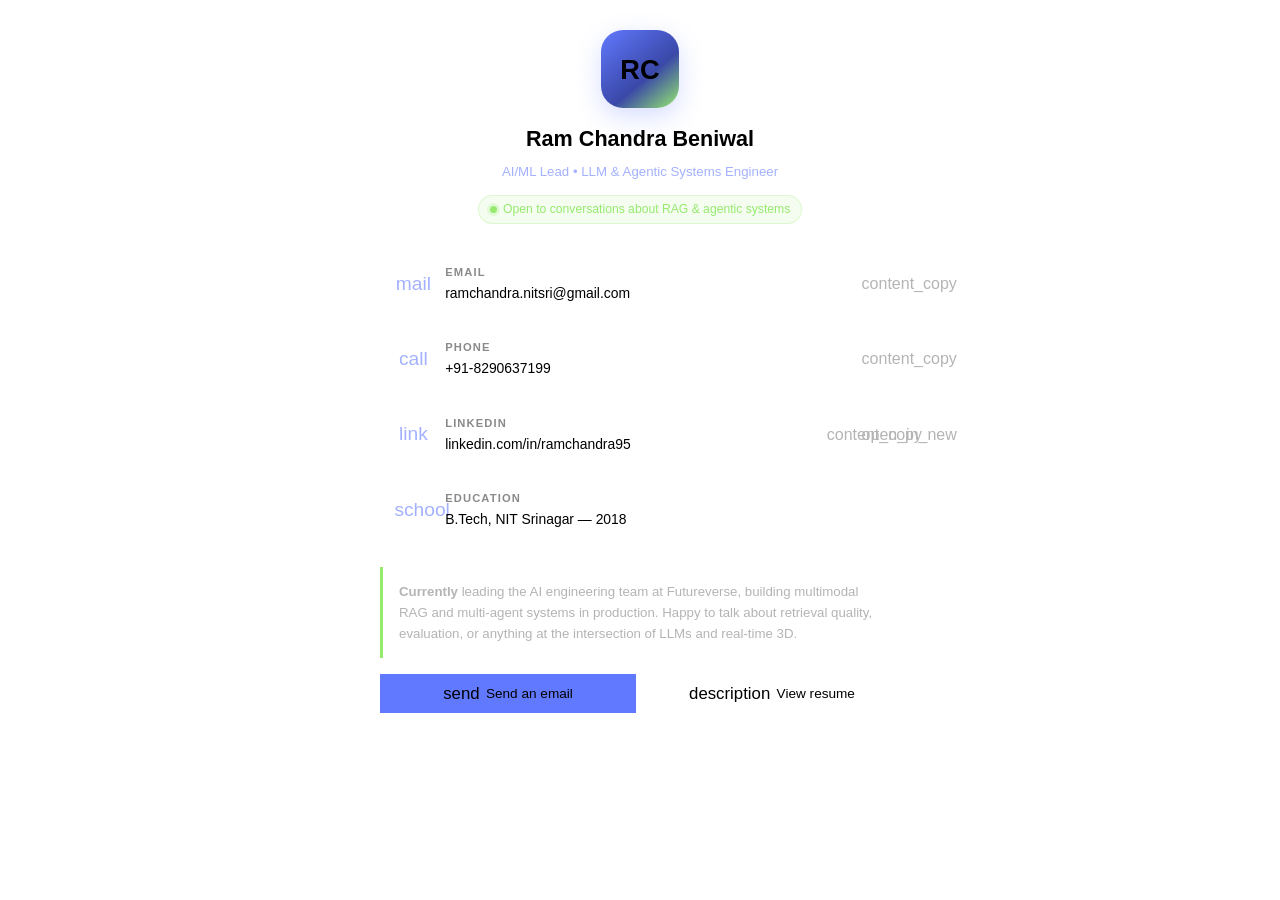
<file: legacy-novaos/appdata/contact.html>
<!DOCTYPE html>
<html lang="en">

<head>
	<meta charset="UTF-8">
	<meta name="viewport" content="width=device-width, initial-scale=1.0">
	<title>Contact</title>
	<meta name="aspect-ratio" content="10/11">
	<meta name="theme-color" content="#101010">
	<meta name="capabilities" content="PortfolioContact">
	<meta name="permissions" content="unsandboxed">
	<meta name="nova-include" content="nova.css material-symbols-rounded">
	<meta name="nova-icon"
		content="<svg xmlns='http://www.w3.org/2000/svg' viewBox='0 0 48 48' width='48' height='48'><rect width='48' height='48' rx='11' fill='#6179FF'/><rect x='8' y='14' width='32' height='21' rx='4' fill='#ffffff'/><path d='M11 18l13 9 13-9' stroke='#6179FF' stroke-width='3.2' fill='none' stroke-linecap='round' stroke-linejoin='round'/></svg>">
	<style>
		html {
			height: 100%;
		}

		body {
			margin: 0;
			height: 100%;
			overflow-y: auto;
			background: var(--col-bg1);
			color: var(--col-txt1);
			font-family: 'Poppins', sans-serif;
			font-size: 15px;
			line-height: 1.6;
		}

		main {
			max-width: 520px;
			margin: 0 auto;
			padding: 1.9rem 1.4rem 2.5rem;
		}

		.top {
			text-align: center;
			margin-bottom: 1.7rem;
		}

		.avatar {
			width: 78px;
			height: 78px;
			margin: 0 auto 0.85rem;
			border-radius: 22px;
			background: linear-gradient(140deg, #6179FF, #3a48a8 60%, #96ea6e);
			display: grid;
			place-items: center;
			font-size: 1.7rem;
			font-weight: 800;
			box-shadow: 0 8px 24px #6179ff40;
		}

		.top h1 {
			margin: 0;
			font-size: 1.35rem;
			font-weight: 800;
		}

		.top p {
			margin: 0.25rem 0 0;
			font-size: 0.83rem;
			color: #a3b1ff;
			font-weight: 300;
		}

		.status {
			display: inline-flex;
			align-items: center;
			gap: 0.4rem;
			margin-top: 0.8rem;
			font-size: 0.76rem;
			padding: 0.25rem 0.7rem;
			border-radius: 999px;
			background: #96ea6e1a;
			border: 1px solid #96ea6e40;
			color: #96ea6e;
		}

		.dot {
			width: 7px;
			height: 7px;
			border-radius: 50%;
			background: #96ea6e;
			box-shadow: 0 0 0 3px #96ea6e33;
		}

		/* rows */
		.row {
			display: flex;
			align-items: center;
			gap: 0.8rem;
			background: var(--col-bg2);
			border: var(--box-crisp);
			border-radius: var(--siz-radius1);
			padding: 0.8rem 0.9rem;
			margin-bottom: 0.6rem;
			transition: border-color var(--time1);
		}

		.row:hover {
			border-color: #6179ff59;
		}

		.rowicon {
			flex: 0 0 auto;
			width: 38px;
			height: 38px;
			border-radius: var(--siz-radius2);
			display: grid;
			place-items: center;
			background: var(--col-bg3);
			border: var(--box-crisp);
		}

		.rowicon .material-symbols-rounded {
			font-size: 1.2rem;
			color: #a3b1ff;
		}

		.rowbody {
			flex: 1;
			min-width: 0;
		}

		.rowlabel {
			font-size: 0.7rem;
			text-transform: uppercase;
			letter-spacing: 0.1em;
			color: #8a8a8a;
			font-weight: 800;
		}

		.rowvalue {
			font-size: 0.87rem;
			overflow: hidden;
			text-overflow: ellipsis;
			white-space: nowrap;
		}

		.rowvalue a {
			color: var(--col-txt1);
			text-decoration: none;
		}

		.rowvalue a:hover {
			color: #a3b1ff;
			text-decoration: underline;
		}

		.rowbtns {
			display: flex;
			gap: 0.3rem;
			flex: 0 0 auto;
		}

		.iconbtn {
			background: transparent;
			border: var(--box-crisp);
			border-radius: var(--siz-radius3);
			color: #b4b4b4;
			width: 30px;
			height: 30px;
			display: grid;
			place-items: center;
			transition: background var(--time1), color var(--time1);
		}

		.iconbtn:hover {
			background: var(--col-bgh);
			color: var(--col-txt1);
		}

		.iconbtn .material-symbols-rounded {
			font-size: 1rem;
		}

		.iconbtn.done {
			color: #96ea6e;
			border-color: #96ea6e59;
		}

		/* footer note */
		.note {
			margin-top: 1.5rem;
			background: var(--col-bg2);
			border: var(--box-crisp);
			border-left: 3px solid #96ea6e;
			border-radius: var(--siz-radius2);
			padding: 0.85rem 1rem;
			font-size: 0.83rem;
			color: #b4b4b4;
			font-weight: 300;
		}

		.note b {
			color: var(--col-txt1);
			font-weight: 800;
		}

		.cta {
			margin-top: 1rem;
			display: flex;
			gap: 0.5rem;
			flex-wrap: wrap;
		}

		.cta button {
			flex: 1;
			min-width: 150px;
			background: var(--col-bg3);
			color: var(--col-txt1);
			border: var(--box-crisp);
			border-radius: var(--siz-radius2);
			padding: 0.6rem 0.9rem;
			font-size: 0.85rem;
			display: inline-flex;
			align-items: center;
			justify-content: center;
			gap: 0.4rem;
			transition: background var(--time1), transform var(--time1);
		}

		.cta button:hover {
			background: var(--col-bgh);
			transform: translateY(-1px);
		}

		.cta button.primary {
			background: #6179FF;
			border-color: #6179FF;
		}

		.cta button.primary:hover {
			background: #7286ff;
		}

		.cta button .material-symbols-rounded {
			font-size: 1.05rem;
		}
	</style>
</head>

<body>
	<main>
		<div class="top">
			<div class="avatar">RC</div>
			<h1>Ram Chandra Beniwal</h1>
			<p>AI/ML Lead &bull; LLM &amp; Agentic Systems Engineer</p>
			<div class="status"><span class="dot"></span>Open to conversations about RAG &amp; agentic systems</div>
		</div>

		<div class="row">
			<div class="rowicon"><span class="material-symbols-rounded">mail</span></div>
			<div class="rowbody">
				<div class="rowlabel">Email</div>
				<div class="rowvalue"><a href="mailto:ramchandra.nitsri@gmail.com">ramchandra.nitsri@gmail.com</a></div>
			</div>
			<div class="rowbtns">
				<button class="iconbtn" title="Copy email" data-copy="ramchandra.nitsri@gmail.com"><span
						class="material-symbols-rounded">content_copy</span></button>
			</div>
		</div>

		<div class="row">
			<div class="rowicon"><span class="material-symbols-rounded">call</span></div>
			<div class="rowbody">
				<div class="rowlabel">Phone</div>
				<div class="rowvalue"><a href="tel:+918290637199">+91-8290637199</a></div>
			</div>
			<div class="rowbtns">
				<button class="iconbtn" title="Copy phone number" data-copy="+918290637199"><span
						class="material-symbols-rounded">content_copy</span></button>
			</div>
		</div>

		<div class="row">
			<div class="rowicon"><span class="material-symbols-rounded">link</span></div>
			<div class="rowbody">
				<div class="rowlabel">LinkedIn</div>
				<div class="rowvalue"><a href="https://www.linkedin.com/in/ramchandra95" target="_blank"
						rel="noopener">linkedin.com/in/ramchandra95</a></div>
			</div>
			<div class="rowbtns">
				<button class="iconbtn" title="Copy link" data-copy="https://www.linkedin.com/in/ramchandra95"><span
						class="material-symbols-rounded">content_copy</span></button>
				<button class="iconbtn" title="Open LinkedIn"
					data-open="https://www.linkedin.com/in/ramchandra95"><span
						class="material-symbols-rounded">open_in_new</span></button>
			</div>
		</div>

		<div class="row">
			<div class="rowicon"><span class="material-symbols-rounded">school</span></div>
			<div class="rowbody">
				<div class="rowlabel">Education</div>
				<div class="rowvalue">B.Tech, NIT Srinagar &mdash; 2018</div>
			</div>
		</div>

		<div class="note">
			<b>Currently</b> leading the AI engineering team at Futureverse, building multimodal RAG and multi-agent
			systems in production. Happy to talk about retrieval quality, evaluation, or anything at the intersection of
			LLMs and real-time 3D.
		</div>

		<div class="cta">
			<button class="primary" data-open="mailto:ramchandra.nitsri@gmail.com?subject=Hello%20Ram%20Chandra"><span
					class="material-symbols-rounded">send</span>Send an email</button>
			<button onclick="launchApp('Resume')"><span class="material-symbols-rounded">description</span>View
				resume</button>
		</div>
	</main>

	<script>
		document.querySelectorAll('[data-copy]').forEach(btn => {
			btn.addEventListener('click', async () => {
				const value = btn.dataset.copy;
				const icon = btn.querySelector('.material-symbols-rounded');
				try {
					await (window.parent.navigator.clipboard || navigator.clipboard).writeText(value);
				} catch (err) {
					const ta = document.createElement('textarea');
					ta.value = value;
					document.body.appendChild(ta);
					ta.select();
					try { document.execCommand('copy'); } catch (e) { }
					ta.remove();
				}
				icon.textContent = 'check';
				btn.classList.add('done');
				setTimeout(() => {
					icon.textContent = 'content_copy';
					btn.classList.remove('done');
				}, 1400);
			});
		});

		document.querySelectorAll('[data-open]').forEach(btn => {
			btn.addEventListener('click', () => {
				const url = btn.dataset.open;
				try {
					window.parent.open(url, '_blank');
				} catch (err) {
					window.open(url, '_blank');
				}
			});
		});

		async function launchApp(name) {
			try {
				const file = await window.parent.getFileByPath('Apps/' + name + '.app');
				if (file && file.id) {
					window.parent.openfile(file.id);
					return;
				}
				window.parent.openapp(name.toLowerCase(), 1);
			} catch (err) {
				console.error('Could not launch ' + name, err);
			}
		}
	</script>
</body>

</html>
</file>
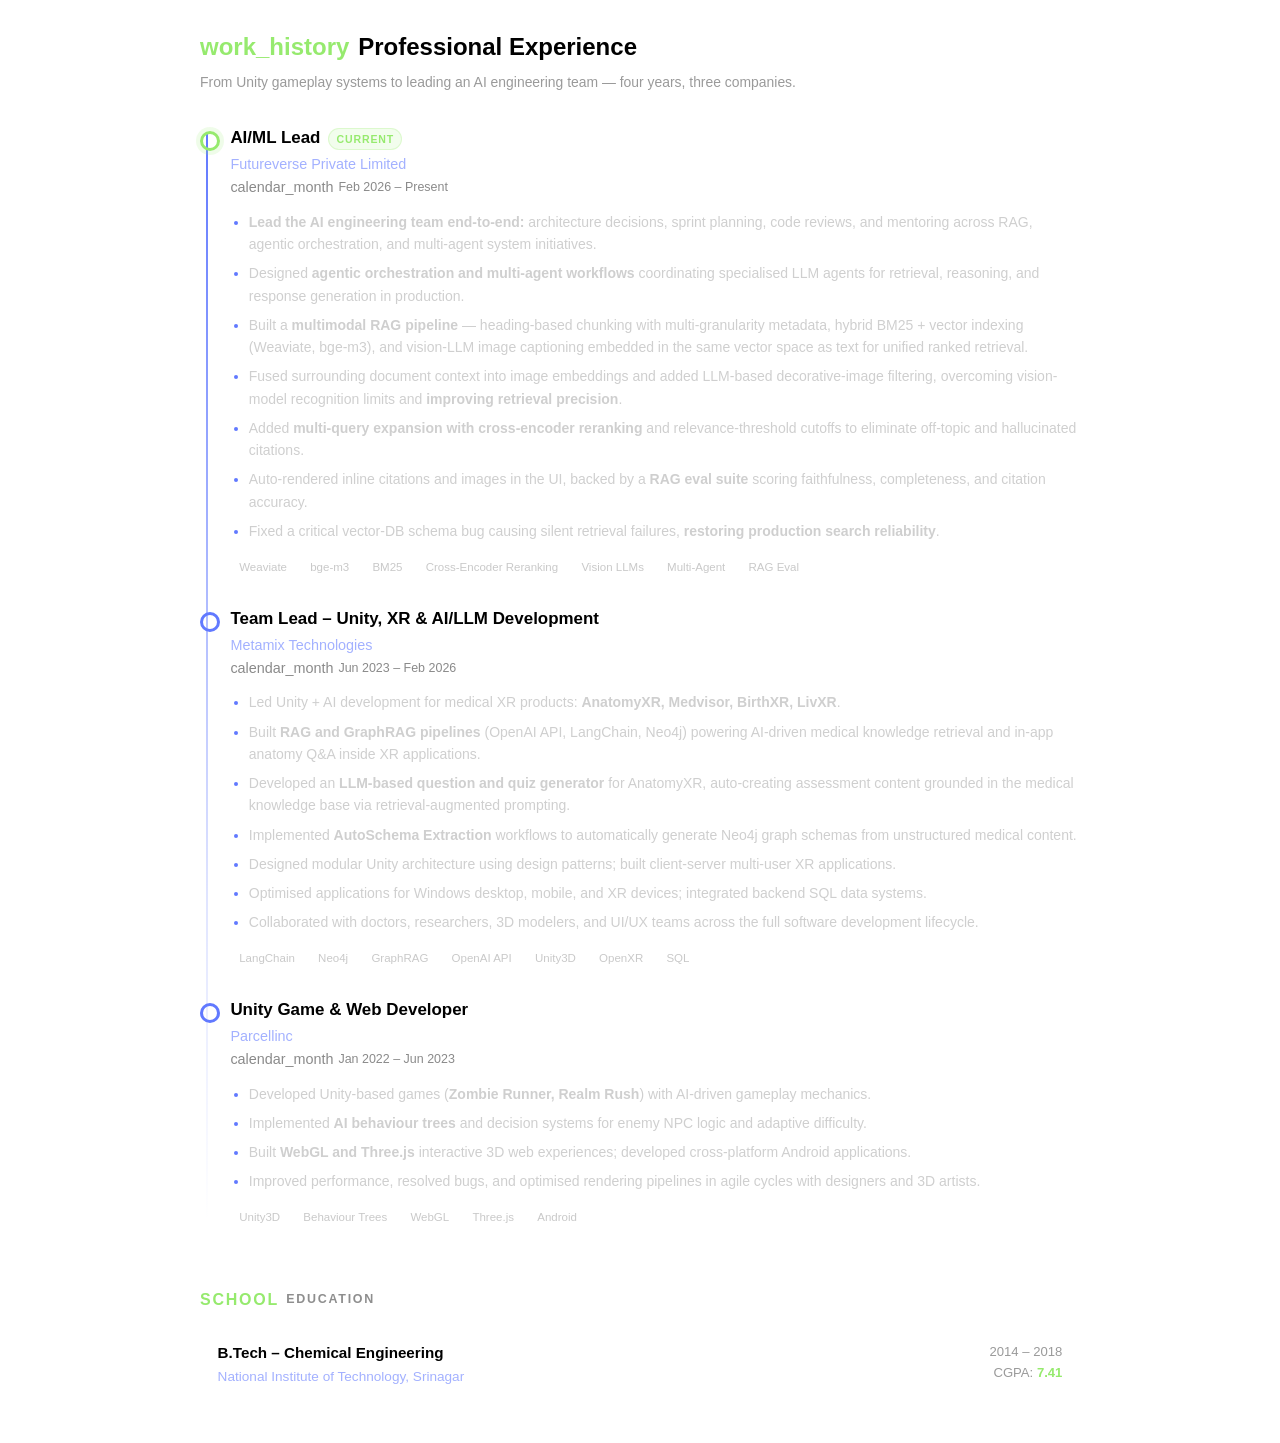
<file: legacy-novaos/appdata/experience.html>
<!DOCTYPE html>
<html lang="en">

<head>
	<meta charset="UTF-8">
	<meta name="viewport" content="width=device-width, initial-scale=1.0">
	<title>Experience</title>
	<meta name="aspect-ratio" content="16/11">
	<meta name="theme-color" content="#101010">
	<meta name="capabilities" content="PortfolioExperience">
	<meta name="permissions" content="unsandboxed">
	<meta name="nova-include" content="nova.css material-symbols-rounded">
	<meta name="nova-icon"
		content="<svg xmlns='http://www.w3.org/2000/svg' viewBox='0 0 48 48' width='48' height='48'><rect width='48' height='48' rx='11' fill='#1f2a5e'/><path d='M18 12h12a4 4 0 0 1 4 4v3h-5v-2H19v2h-5v-3a4 4 0 0 1 4-4z' fill='#96ea6e'/><rect x='7' y='19' width='34' height='18' rx='3.5' fill='#ffffff'/><rect x='20' y='25' width='8' height='3' rx='1.5' fill='#1f2a5e'/></svg>">
	<style>
		html {
			height: 100%;
		}

		body {
			margin: 0;
			height: 100%;
			overflow-y: auto;
			background: var(--col-bg1);
			color: var(--col-txt1);
			font-family: 'Poppins', sans-serif;
			font-size: 15px;
			line-height: 1.6;
		}

		main {
			max-width: 880px;
			margin: 0 auto;
			padding: 1.75rem 1.5rem 2.5rem;
		}

		.pagehead {
			margin-bottom: 1.9rem;
		}

		.pagehead h1 {
			margin: 0;
			font-size: 1.5rem;
			font-weight: 800;
			display: flex;
			align-items: center;
			gap: 0.55rem;
		}

		.pagehead h1 .material-symbols-rounded {
			color: #96ea6e;
		}

		.pagehead p {
			margin: 0.3rem 0 0;
			color: #9a9a9a;
			font-size: 0.87rem;
			font-weight: 300;
		}

		/* timeline */
		.timeline {
			position: relative;
			padding-left: 1.9rem;
		}

		.timeline::before {
			content: '';
			position: absolute;
			left: 6px;
			top: 8px;
			bottom: 8px;
			width: 2px;
			background: linear-gradient(#6179FF, #6179ff33 70%, transparent);
		}

		.job {
			position: relative;
			margin-bottom: 1.6rem;
		}

		.job::before {
			content: '';
			position: absolute;
			left: -1.9rem;
			top: 0.45rem;
			width: 14px;
			height: 14px;
			border-radius: 50%;
			background: var(--col-bg1);
			border: 3px solid #6179FF;
		}

		.job.current::before {
			border-color: #96ea6e;
			box-shadow: 0 0 0 4px #96ea6e26;
		}

		.jobhead {
			display: flex;
			flex-wrap: wrap;
			align-items: baseline;
			gap: 0.5rem;
			margin-bottom: 0.15rem;
		}

		.jobhead h2 {
			margin: 0;
			font-size: 1.06rem;
			font-weight: 800;
		}

		.badge {
			font-size: 0.66rem;
			text-transform: uppercase;
			letter-spacing: 0.08em;
			font-weight: 800;
			padding: 0.1rem 0.45rem;
			border-radius: 999px;
			background: #96ea6e1f;
			color: #96ea6e;
			border: 1px solid #96ea6e40;
		}

		.company {
			color: #a3b1ff;
			font-size: 0.9rem;
			font-weight: 300;
		}

		.dates {
			font-size: 0.78rem;
			color: #8a8a8a;
			font-weight: 300;
			display: flex;
			align-items: center;
			gap: 0.3rem;
			margin-bottom: 0.7rem;
		}

		.dates .material-symbols-rounded {
			font-size: 0.9rem;
		}

		.job ul {
			margin: 0;
			padding-left: 1.15rem;
			display: flex;
			flex-direction: column;
			gap: 0.42rem;
		}

		.job li {
			font-size: 0.875rem;
			color: #cfcfcf;
			font-weight: 300;
		}

		.job li::marker {
			color: #6179FF;
		}

		.job li b {
			color: var(--col-txt1);
			font-weight: 800;
		}

		.tags {
			display: flex;
			flex-wrap: wrap;
			gap: 0.35rem;
			margin-top: 0.8rem;
		}

		.tag {
			font-size: 0.72rem;
			padding: 0.18rem 0.55rem;
			border-radius: var(--siz-radius3);
			background: var(--col-bg3);
			border: var(--box-crisp);
			color: #c9c9c9;
		}

		/* education */
		.edu {
			margin-top: 2.1rem;
			padding-top: 1.5rem;
			border-top: var(--box-crisp);
		}

		.edu h2 {
			font-size: 0.78rem;
			text-transform: uppercase;
			letter-spacing: 0.14em;
			font-weight: 800;
			color: #8e8e8e;
			margin: 0 0 0.8rem;
			display: flex;
			align-items: center;
			gap: 0.45rem;
		}

		.edu h2 .material-symbols-rounded {
			font-size: 1rem;
			color: #96ea6e;
		}

		.educard {
			background: var(--col-bg2);
			border: var(--box-crisp);
			border-radius: var(--siz-radius1);
			padding: 1rem 1.1rem;
			display: flex;
			justify-content: space-between;
			flex-wrap: wrap;
			gap: 0.5rem;
		}

		.educard .deg {
			font-weight: 800;
			font-size: 0.95rem;
		}

		.educard .inst {
			font-size: 0.85rem;
			color: #a3b1ff;
			font-weight: 300;
		}

		.educard .meta {
			text-align: right;
			font-size: 0.82rem;
			color: #9a9a9a;
			font-weight: 300;
		}

		.educard .meta .cgpa {
			color: #96ea6e;
			font-weight: 800;
		}

		@media (max-width: 520px) {
			.educard .meta {
				text-align: left;
			}
		}
	</style>
</head>

<body>
	<main>
		<div class="pagehead">
			<h1><span class="material-symbols-rounded">work_history</span>Professional Experience</h1>
			<p>From Unity gameplay systems to leading an AI engineering team &mdash; four years, three companies.</p>
		</div>

		<div class="timeline">
			<article class="job current">
				<div class="jobhead">
					<h2>AI/ML Lead</h2>
					<span class="badge">Current</span>
				</div>
				<div class="company">Futureverse Private Limited</div>
				<div class="dates"><span class="material-symbols-rounded">calendar_month</span>Feb 2026 &ndash; Present
				</div>
				<ul>
					<li><b>Lead the AI engineering team end-to-end:</b> architecture decisions, sprint planning, code
						reviews, and mentoring across RAG, agentic orchestration, and multi-agent system initiatives.
					</li>
					<li>Designed <b>agentic orchestration and multi-agent workflows</b> coordinating specialised LLM
						agents for retrieval, reasoning, and response generation in production.</li>
					<li>Built a <b>multimodal RAG pipeline</b> &mdash; heading-based chunking with multi-granularity
						metadata, hybrid BM25 + vector indexing (Weaviate, bge-m3), and vision-LLM image captioning
						embedded in the same vector space as text for unified ranked retrieval.</li>
					<li>Fused surrounding document context into image embeddings and added LLM-based decorative-image
						filtering, overcoming vision-model recognition limits and <b>improving retrieval precision</b>.
					</li>
					<li>Added <b>multi-query expansion with cross-encoder reranking</b> and relevance-threshold cutoffs
						to eliminate off-topic and hallucinated citations.</li>
					<li>Auto-rendered inline citations and images in the UI, backed by a <b>RAG eval suite</b> scoring
						faithfulness, completeness, and citation accuracy.</li>
					<li>Fixed a critical vector-DB schema bug causing silent retrieval failures, <b>restoring
							production search reliability</b>.</li>
				</ul>
				<div class="tags">
					<span class="tag">Weaviate</span><span class="tag">bge-m3</span><span class="tag">BM25</span><span
						class="tag">Cross-Encoder Reranking</span><span class="tag">Vision LLMs</span><span
						class="tag">Multi-Agent</span><span class="tag">RAG Eval</span>
				</div>
			</article>

			<article class="job">
				<div class="jobhead">
					<h2>Team Lead &ndash; Unity, XR &amp; AI/LLM Development</h2>
				</div>
				<div class="company">Metamix Technologies</div>
				<div class="dates"><span class="material-symbols-rounded">calendar_month</span>Jun 2023 &ndash; Feb 2026
				</div>
				<ul>
					<li>Led Unity + AI development for medical XR products: <b>AnatomyXR, Medvisor, BirthXR,
							LivXR</b>.</li>
					<li>Built <b>RAG and GraphRAG pipelines</b> (OpenAI API, LangChain, Neo4j) powering AI-driven
						medical knowledge retrieval and in-app anatomy Q&amp;A inside XR applications.</li>
					<li>Developed an <b>LLM-based question and quiz generator</b> for AnatomyXR, auto-creating
						assessment content grounded in the medical knowledge base via retrieval-augmented prompting.
					</li>
					<li>Implemented <b>AutoSchema Extraction</b> workflows to automatically generate Neo4j graph
						schemas from unstructured medical content.</li>
					<li>Designed modular Unity architecture using design patterns; built client-server multi-user XR
						applications.</li>
					<li>Optimised applications for Windows desktop, mobile, and XR devices; integrated backend SQL data
						systems.</li>
					<li>Collaborated with doctors, researchers, 3D modelers, and UI/UX teams across the full software
						development lifecycle.</li>
				</ul>
				<div class="tags">
					<span class="tag">LangChain</span><span class="tag">Neo4j</span><span class="tag">GraphRAG</span><span
						class="tag">OpenAI API</span><span class="tag">Unity3D</span><span class="tag">OpenXR</span><span
						class="tag">SQL</span>
				</div>
			</article>

			<article class="job">
				<div class="jobhead">
					<h2>Unity Game &amp; Web Developer</h2>
				</div>
				<div class="company">Parcellinc</div>
				<div class="dates"><span class="material-symbols-rounded">calendar_month</span>Jan 2022 &ndash; Jun 2023
				</div>
				<ul>
					<li>Developed Unity-based games (<b>Zombie Runner, Realm Rush</b>) with AI-driven gameplay
						mechanics.</li>
					<li>Implemented <b>AI behaviour trees</b> and decision systems for enemy NPC logic and adaptive
						difficulty.</li>
					<li>Built <b>WebGL and Three.js</b> interactive 3D web experiences; developed cross-platform
						Android applications.</li>
					<li>Improved performance, resolved bugs, and optimised rendering pipelines in agile cycles with
						designers and 3D artists.</li>
				</ul>
				<div class="tags">
					<span class="tag">Unity3D</span><span class="tag">Behaviour Trees</span><span
						class="tag">WebGL</span><span class="tag">Three.js</span><span class="tag">Android</span>
				</div>
			</article>
		</div>

		<div class="edu">
			<h2><span class="material-symbols-rounded">school</span>Education</h2>
			<div class="educard">
				<div>
					<div class="deg">B.Tech &ndash; Chemical Engineering</div>
					<div class="inst">National Institute of Technology, Srinagar</div>
				</div>
				<div class="meta">
					<div>2014 &ndash; 2018</div>
					<div>CGPA: <span class="cgpa">7.41</span></div>
				</div>
			</div>
		</div>
	</main>
</body>

</html>
</file>
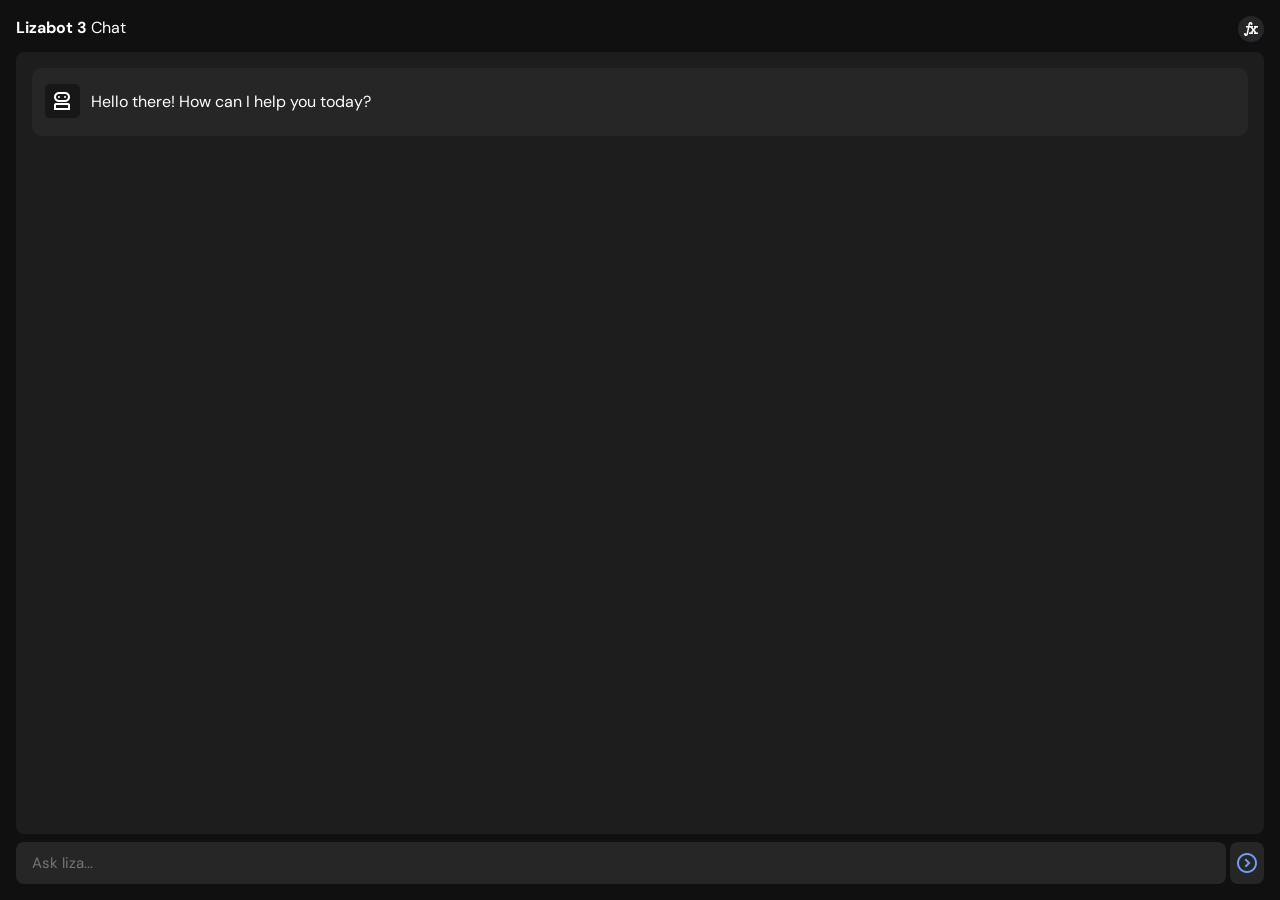
<file: legacy-novaos/appdata/liza.html>
<!DOCTYPE html>
<html lang="en">

<head>
    <meta charset="utf-8">
    <meta name="viewport" content="width=device-width,initial-scale=1">
    <title>Lizabot 3</title>
    <meta name="permissions" content="unsandboxed">
    <style>
        @import url('https://fonts.googleapis.com/css2?family=Poppins:wght@300&display=swap');

        :root {
            --font-size-small: 0.85rem;
            --font-size-normal: 1rem;
            --font-size-subheading: 1.25rem;
            --font-size-big: 2rem;

            --colors-BG-normal: #101010;
            --colors-BG-sub: #262626;
            --colors-BG-section: #171717;
            --colors-BG-highlighted: #44403C;
            --colors-text-high: #44403C;
            --colors-text-normal: white;
            --colors-special-good: #49ac49;
            --colors-special-bad: #ac4949;

            --sizing-border-radius: 0.5rem;

            --sizing-huge: 1rem;
            --sizing-normal: 0.5rem;
            --sizing-nano: 0.3rem;

            --time-action: .2s;

            --vw: 1vw;
            --vh: 1vh;
            --font-size-default: calc((var(--vw) + var(--vh)) / 2);
        }

        @media (max-width: 768px) {
            :root {
                --time-action: .5s;
            }
        }

        ::-webkit-scrollbar {
            width: var(--sizing-normal);
        }

        ::-webkit-scrollbar-track {
            background: var(--colors-BG-sub);
            border-radius: var(--sizing-border-radius);
        }

        ::-webkit-scrollbar-thumb {
            background: var(--colors-BG-sub);
            border-radius: var(--sizing-border-radius);
        }

        ::-webkit-scrollbar-thumb:hover {
            background: var(--colors-BG-sub);
            cursor: grab;
        }

        ::-webkit-scrollbar-thumb:active {
            cursor: grabbing;
        }

        html {
            height: 100%;
            width: 100%;
            font-size: var(--font-size);
        }

        button,
        input,
        textarea {
            outline: none;
            font-family: inherit;
            font-size: inherit;
        }

        body {
            background-color: var(--colors-BG-normal);
            color: var(--colors-text-normal);
            user-select: none;
        }

        html {
            box-sizing: border-box;
            font-size: 16px
        }

        *,
        :after,
        :before {
            box-sizing: inherit;
            transition: .2s
        }

        body {
            line-height: 1.5;
            font-family: 'DM Sans', sans-serif;
            height: 100%;
            display: flex;
            width: 100%;
            margin: 0;
            flex-direction: column;
            padding: 1rem;
        }

        img,
        video {
            height: auto;
            max-width: 100%
        }

        dialog {
            box-shadow: rgba(0, 0, 0, .4) 0 2px 4px, rgba(0, 0, 0, .3) 0 7px 13px -3px, rgba(0, 0, 0, .2) 0 -3px 0 inset;
            animation: app .2s ease
        }

        dialog::backdrop {
            background-color: rgb(0 0 0 / 39%);
            backdrop-filter: blur(5px)
        }

        @keyframes app {
            0% {
                opacity: 0;
                transform: translateY(20px)
            }

            100% {
                opacity: 100%;
                transform: translateY(0)
            }
        }

        a:focus,
        button:focus,
        dialog:focus,
        input:focus,
        textarea:focus {
            outline: 0;
            color: inherit;
        }

        nav {
            margin-bottom: 10px
        }

        #chat {
            height: 0;
            flex: 1;
            display: flex;
            flex-direction: column;
        }

        #chatbox {
            height: 0;
            flex: 1;
            padding: 1rem;
            background-color: #1d1d1d;
            border-radius: 0.5rem;
            margin-bottom: 0.5rem;
            overflow-y: scroll;
            display: flex;
            flex-direction: column;
            gap: 0.3rem;
        }

        #chinpt {
            width: 0;
            flex: 1;
            display: block;
            font-size: 15px;
            padding: 0.7rem 1rem;
            border-radius: 0.5rem;
            margin: auto;
            border: none;
            outline: 0;
            background-color: var(--colors-BG-sub);
        }

        .msgcon {
            background-color: var(--colors-BG-sub);
            border: 1px solid transparent;
            border-radius: 10px;
            padding: 5px 10px;
            transition: .2s
        }

        .msgcon:hover {
            background-color: var(--colors-BG-normal);
            border: 1px solid #1e90ff
        }

        .msgcon p {
            width: calc(100% - 61px);
            display: inline-block;
            transition: .2s;
            margin-left: 13px
        }

        .msgcon span {
            width: 35px;
            display: inline-block;
            transform: translate(2px, 10px);
            background-color: var(--colors-BG-section);
            color: var(--colors-text-normal);
            animation: pop .2s ease;
            float: left;
            padding: 5px;
            border-radius: 0.3rem;
            z-index: 2
        }

        div#cicon {
            display: flex;
            align-items: stretch;
            gap: 0.3rem;
        }

        .per {
            background-color: var(--colors-BG-normal) !important;

        }

        .sndbtn {
            display: flex;
            align-items: center;
            justify-content: center;
            background-color: transparent;
            color: #6f9cf7;
            border: 0;
            background-color: var(--colors-BG-sub);
            padding: 0.3rem;
            border-radius: 0.5rem;
        }

        [edbtn] {
            display: block;
            background: 0 0;
            border: 0;
            padding: 0;
            margin-top: 5px;
            color: #50a5fa;
            opacity: .5
        }

        [edbtn]:hover {
            color: #47a4ff
        }

        .msgcon:hover [edbtn] {
            opacity: 1
        }

        #cfdia {
            background-color: var(--colors-BG-normal);
            border: 2px solid #959faa;
            border-radius: 10px;
            padding-bottom: 9px;
            color: white;
            width: 90vw;
            box-shadow: rgb(28 88 143 / 24%) 0 2px 12px 0
        }

        #cfuqi {
            display: block;
            width: 100%;
            padding: 6px;
            font-size: 17px;
            border-radius: 8px;
            border: 1px solid #d3d3d3;
            margin-bottom: 10px;
            background: var(--colors-BG-normal);
            font-family: 'DM Sans', sans-serif
        }

        textarea#cftxt {
            display: block;
            width: 100%;
            padding: 6px;
            font-size: 17px;
            border-radius: 8px;
            border: 1px solid #d3d3d3;
            margin-bottom: 10px;
            resize: none;
            background: var(--colors-BG-normal);
            font-size: 17px;
            font-family: 'DM Sans', sans-serif
        }

        #cfdia button {
            display: block;
            width: 100%;
            border-radius: 10px;
            border: 1px solid #d3d3d3;
            padding: 10px;
            font-size: 15px;
            color: var(--colors-BG-normal);
            background-color: #6e8eac;
            margin-bottom: 10px;
            font-family: 'DM Sans', sans-serif
        }

        .esqc button {
            display: block;
            width: 100%;
            border-radius: 10px;
            padding: 10px;
            border: 1px solid #d3d3d3;
            color: var(--colors-BG-normal);
            background-color: #6d91b0;
            text-align: left;
            margin: 5px 0
        }

        .navb {
            float: right;
            font-size: 20px !important;
            padding: 3px;
            background-color: var(--colors-BG-sub);
            border-radius: 50%;
            transition: .2s;
            box-shadow: rgba(9, 30, 66, .25) 0 1px 1px, rgba(9, 30, 66, .13) 0 0 1px 1px;
            cursor: pointer
        }

        .navb:hover {
            box-shadow: rgba(0, 0, 0, .4) 0 2px 4px, rgba(0, 0, 0, .3) 0 7px 13px -3px, rgba(0, 0, 0, .2) 0 -3px 0 inset
        }

        #fxlib {
            background-color: var(--colors-BG-normal);
            border: 2px solid #959faa;
            border-radius: 10px;
            padding-bottom: 30px;
            color: #70788a;
            outline: 0;
            width: 90vw;
            box-shadow: rgba(18, 18, 18, 0.24) 0 2px 12px 0;
            max-width: 25rem;
        }

        cls {
            float: right;
            cursor: pointer
        }

        .pair {
            background-color: var(--colors-BG-highlighted);
            color: var(--colors-text-normal);
            padding: 5px 5px;
            border-radius: 10px;
            margin-top: 5px
        }

        .pair input {
            width: 34%;
            background-color: var(--colors-BG-sub);
            color: var(--colors-text-normal);
            outline: 0;
            border: 1px solid #add8e6;
            border-radius: 8px;
            padding: 5px
        }

        .pair a {
            float: right;
            color: #eaf5ff;
            font-size: 13px;
            padding: 1px 4px;
            border-radius: 5px;
            background: #8197ab;
            cursor: pointer;
            transform: translateY(0);
            margin-left: 5px
        }

        .pair a span {
            font-size: 22px !important;
            transform: translateY(4px)
        }

        .pair sup {
            transform: translateY(5px);
            margin: 0 7px;
            display: inline-block;
            font-family: monospace
        }

        #fxli center {
            margin-top: 10px
        }

        .adnf {
            margin-top: 10px;
            padding: 5px;
            border-radius: 50%;
            background-color: #72c0ff;
            color: var(--colors-text-normal);
            cursor: pointer
        }

        .custom-loader {
            width: 45px;
            height: 13px;
            --c: radial-gradient(farthest-side, #9AB6F4 90%, #0000);
            background: var(--c), var(--c), var(--c), var(--c);
            background-size: 10px 10px;
            display: inline-block;
            background-repeat: no-repeat;
            animation: d3 1s infinite linear;
            white-space: nowrap;
            overflow-x: hidden;
            margin-left: 5px
        }

        @keyframes d3 {
            0% {
                background-position: calc(0*100%/3) 50%, calc(1*100%/3) 50%, calc(2*100%/3) 50%, calc(3*100%/3) 50%
            }

            16.67% {
                background-position: calc(0*100%/3) 0, calc(1*100%/3) 50%, calc(2*100%/3) 50%, calc(3*100%/3) 50%
            }

            33.33% {
                background-position: calc(0*100%/3) 100%, calc(1*100%/3) 0, calc(2*100%/3) 50%, calc(3*100%/3) 50%
            }

            50% {
                background-position: calc(0*100%/3) 50%, calc(1*100%/3) 100%, calc(2*100%/3) 0, calc(3*100%/3) 50%
            }

            66.67% {
                background-position: calc(0*100%/3) 50%, calc(1*100%/3) 50%, calc(2*100%/3) 100%, calc(3*100%/3) 0
            }

            83.33% {
                background-position: calc(0*100%/3) 50%, calc(1*100%/3) 50%, calc(2*100%/3) 50%, calc(3*100%/3) 100%
            }

            100% {
                background-position: calc(0*100%/3) 50%, calc(1*100%/3) 50%, calc(2*100%/3) 50%, calc(3*100%/3) 50%
            }
        }

        .slrt {
            animation: app3 .5s ease;
            z-index: 0
        }

        @keyframes app3 {
            0% {
                transform: translate(0, 10px)
            }
        }

        @keyframes pop {
            0% {
                transform: scale(.7) translate(2px, 10px)
            }

            100% {
                transform: scale(1) translate(2px, 10px)
            }
        }

        @keyframes pops {
            0% {
                transform: scale(.7)
            }

            100% {
                transform: scale(1)
            }
        }

        .wikiacl {
            animation: pops .5s ease;
            padding: 10px;
            background-color: #758a98;
            color: var(--colors-BG-normal);
            border-radius: 10px;
            margin: 10px 0
        }

        .wikiacl a {
            color: var(--colors-text-normal)
        }

        a {
            color: white;
        }

        .morethings {
			grid-template-columns: repeat(auto-fit, minmax(160px, 1fr));
            gap: 0.3rem;
            display: grid;
        }

        .morethings button {
    background: var(--colors-BG-highlighted);
    color: white;
    border: none;
    margin: 0;
    border-radius: 0.5rem;
    padding: 0.3rem 0.5rem;
}
    </style>
    <link rel="stylesheet"
        href="https://fonts.googleapis.com/css2?family=Material+Symbols+Outlined:opsz,wght,FILL,GRAD@20..48,100..700,0..1,-50..200">
    <link rel="preconnect" href="https://fonts.googleapis.com">
    <link rel="preconnect" href="https://fonts.gstatic.com" crossorigin>
    <link href="https://fonts.googleapis.com/css2?family=DM+Sans:opsz@9..40&display=swap" rel="stylesheet">
</head>

<body>
    <nav><b>Lizabot 3 </b> <span id="subt"> Chat</span><span class="material-symbols-outlined navb"
            onclick="fxld()">function</span></nav>
    <div id="chat">
        <div id="chatbox">
            <div class="msgcon"><span class="material-symbols-outlined">robot_2</span>
                <p>Hello there! How can I help you today?</p>
            </div>
        </div>
        <div id="cicon"><input placeholder="Ask liza..." id="chinpt"><button onclick="chat()" class="sndbtn"><span
                    class="material-symbols-outlined">expand_circle_right</span></button></div>
    </div>
    <dialog id="cfdia">
        <cls onclick='gid("cfdia").close()'><span class="material-symbols-outlined">cancel</span></cls>
        <h1>Add a custom function</h1><span>When the user asks something like:</span><input placeholder="user query"
            id="cfuqi"><span>Reply:</span><textarea id="cftxt" placeholder="Please wait..."></textarea><button
            onclick="cfsv()">Save and ask that</button>
    </dialog>
    <dialog id="fxlib">
        <cls onclick='gid("fxlib").close()'><span class="material-symbols-outlined">cancel</span></cls>
        <h1>Custom Function Library</h1><b>Custom Messages</b>
        <div id="fxli"></div>
        <center><span class="material-symbols-outlined adnf" onclick="adnmf()">add</span></center>
    </dialog>
    <script>
        var buttons = [];
        function gid(e) {
            return document.getElementById(e);
        }

        function t(e) {
            document.title = e;
        }

        function cl(e) {
            console.log(e);
        }

        var msg = "",
            cslb = [],
            nowq = "",
            dataArray = [],
            elements,
            ldr = `<div class="custom-loader"></div>`,
            subt = gid('subt');

        async function initializeCslb() {

            const dataFromDatabase = await getdb("b", "cslb");

            if (dataFromDatabase) {
                cslb = dataFromDatabase;
            }
        }

        initializeCslb();

        function findValueByMatchingKey(cslb, e) {
            for (const item of cslb) {
                if (item.key === e) {
                    return item.value;
                }
            }

            return false;
        }

        function htmlformarray() {

            const htmlElements = cslb.map((item, index) => `
        <div class="pair">
            <sup>${index + 1}</sup>
            <input value="${item.key}">
            > 
            <input value="${item.value}">
            <a><span class="material-symbols-outlined" onclick="savdecf(${index}, 'save')"> save </span></a>
            <a><span class="material-symbols-outlined" onclick="savdecf(${index}, 'delete')"> delete </span></a>
        </div>`
            );

            if (cslb.length == 0) {
                return `<center>You do not have any saved functions yet. <br><br>Add a new one: </center>`
            }

            return htmlElements.join('');
        }

        async function chat() {
            buttons = [];
            const inputElem = gid("chinpt");
            const chatbox = gid("chatbox");
            const message = inputElem.value.trim();
            inputElem.value = "";
            t("Lizabot is typing...");
            subt.innerHTML = ldr;

            if (message) {
                displayMessage("user", message);
                chatbox.scrollTop = chatbox.scrollHeight;

                const response = await evaluateMessage(message);
                await displayMessage("bot", response);
            }

            chatbox.scrollTop = chatbox.scrollHeight;
            t("Lizabot 3");
            subt.innerHTML = "Chat";

            
        }

        document.getElementById("chinpt").addEventListener("keydown", function (event) {
            if (event.key === "Enter") chat();
        });

        async function evaluateMessage(message) {
            const normalizedMessage = message.toLowerCase();

            if (isWhatIsQuery(normalizedMessage) && (normalizedMessage.split(" ").length >= 1)) {
                const term = extractSearchTerm(normalizedMessage);
                const searchResult = await searchForDefinition(term);
                return searchResult || suggestAlternative(term);
            } else {
                let searchTerm = message;
                await window.parent.prepareArrayToSearch();
                if (searchTerm.toLowerCase().startsWith("open ")) {
                    const queryWords = searchTerm.split(" ");
                    if (queryWords.length >= 2) {
                        const targetName = queryWords.slice(1).join(" ").toLowerCase().trim();
                        let maxSimilarity = 0.5;
                        let mostSimilarFile = null;

                        window.parent.fileslist.forEach(item => {
                            const itemName = item.name.toLowerCase();
                            if (item.type !== "folder") {
                                const similarity = window.parent.calculateSimilarity(itemName, targetName);
                                if (similarity > maxSimilarity) {
                                    maxSimilarity = similarity;
                                    mostSimilarFile = item;
                                }
                            }
                        });

                        if (mostSimilarFile) {
                            await window.parent.openfile(mostSimilarFile.id);
                            return `Opening ${mostSimilarFile.name}...`;
                        } else {
                            return `No matching file found for "${targetName}".`;
                        }


                        cl("> no answers");
                        return "No relevant answers found.";
                    }
                }
            }

            const matchedResponse = await findResponse(normalizedMessage);
            return matchedResponse || suggestAlternative(message);
        }

        function isWhatIsQuery(message) {
            return /^(what is a|what is an|what is)\s/i.test(message);
        }

        function extractSearchTerm(query) {
            return query.replace(/^(what is an |what is a |what is )\s*/i, "").replace(/\?$/, "").trim();
        }

        async function searchForDefinition(term) {
            
            const wikiResult = await searchWikipedia(term);
            if (wikiResult) return wikiResult;

            const longmanDefinition = await fetchDefinition("longman", term);
            if (longmanDefinition) return formatDefinition("Longman", term, longmanDefinition);

            return null;
        }

        async function fetchDefinition(source, term) {
            if (source === "longman") {
                const url = `https://www.ldoceonline.com/dictionary/${term}`;
                return await fetchHTMLContent(url, ".DEF") || "The internet doesn't know what '" + term + "' is.";
            }
            return "The internet doesn't know what '" + term + "' is.";
        }

        async function searchWikipedia(term) {
            const apiUrl = `https://en.wikipedia.org/w/api.php?action=query&format=json&list=search&utf8=1&origin=*&srsearch=${encodeURIComponent(term)}`;
            const searchResults = await fetchJSON(apiUrl);

            if (searchResults?.query?.search.length) {
                const bestMatch = findBestMatch(term, searchResults.query.search);
                if (bestMatch) return await formatWikiResult(bestMatch);
            }
            return null;
        }

        function suggestAlternative(term) {
            return `Sorry, no information available for '${term}'. <a href="https://www.google.com/search?q=${term}">Search Google</a>`;
        }

        function formatDefinition(source, term, definition) {
            return `According to ${source}, '${term}' is defined as: ${definition}.`;
        }

        async function formatWikiResult(match) {
            const snippet = await fetchFullTextSnippet(match.title);
            return `<b>${match.title}</b>: ${snippet}... <a href="https://en.wikipedia.org/wiki/${match.title}">Learn more</a>`;
        }

        async function findResponse(message) {
            return null;
        }

        function findBestMatch(term, data) {
            const scores = data.map(item => ({ ...item, score: calculateSimilarity(term, item.title, "yes") }));
            scores.sort((a, b) => b.score - a.score);
            return scores[0]?.score > 0.5 ? scores[0] : null;
        }

        function calculateSimilarity(term1, term2, mhm) {
            if(mhm == "yes") {
                buttons.push(term2);
            }
            if (!term1 || !term2) {
                return 0;
            }
            const set1 = new Set(term1.toLowerCase().split(" "));
            const set2 = new Set(term2.toLowerCase().split(" "));
            const intersection = [...set1].filter(word => set2.has(word)).length;
            const union = set1.size + set2.size - intersection;
            return intersection / union;
        }

        async function fetchJSON(url) {
            const response = await fetch(url);
            return response.ok ? response.json() : null;
        }

        async function fetchHTMLContent(url, selector) {
            const response = await fetch(url);
            if (!response.ok) return null;

            const text = await response.text();
            const doc = new DOMParser().parseFromString(text, "text/html");
            const element = doc.querySelector(selector);
            return element?.textContent || null;
        }

        async function fetchFullTextSnippet(title) {
    const url = `https://en.wikipedia.org/w/api.php?action=query&format=json&prop=extracts&exintro=true&explaintext=true&titles=${encodeURIComponent(title)}&utf8=1&origin=*`;
    return (await fetchJSON(url))?.query?.pages?.[Object.keys((await fetchJSON(url)).query.pages)[0]]?.extract.split("\n").slice(0, 3).join("\n") || null;
}

        async function displayMessage(type, message) {
            const isBad = type === "bot" && await containsInappropriateContent(message);
            const formattedMessage = isBad
                ? `Sorry for an inappropriate message.`
                : message;

            const chatbox = gid("chatbox");

            const htmlElements = buttons.map((item) => `
        <button>${item}</button>`
            );
            let morethings = htmlElements.join('');
            chatbox.lastElementChild.insertAdjacentHTML("afterend", `
        <div class="msgcon">
            <span class="material-symbols-outlined ${type === "user" ? "per" : ""}">
                ${type === "user" ? "person" : "robot_2"}
            </span>
            <p>${formattedMessage}</p>
            <div class="morethings">
            ${morethings}
                </div>
        </div>
    `);
        }

        function executeEscCode(message) {
            const match = /\[esc-(.+)\]\$/.exec(message);
            if (match) {
                try {
                    eval(match[1]);
                } catch (error) {
                    console.error("Error executing code:", error);
                }
            }
            return message.replace(/\[esc-.*?\]\$/, "").trim();
        }

        async function fetchFirst5Lines(title) {
            const fullTextUrl = `https://en.wikipedia.org/w/api.php?action=query&format=json&prop=extracts&exintro=true&explaintext=true&titles=${encodeURIComponent(
                title
            )}&utf8=1&origin=*`;

            const response = await fetch(fullTextUrl, {
                method: "GET",
                headers: {
                    "Content-Type": "application/json",

                },
            });

            if (!response.ok) {
                throw new Error(`Network response was not ok: ${response.status}`);
            }

            const data = await response.json();
            const pageId = Object.keys(data.query.pages)[0];
            const fullText = data.query.pages[pageId].extract;

            if (fullText.includes("may refer to:")) {
                return `Please specify which ${title} you are talking about.`;
            }

            const sentences = fullText.split(/[.!?]/).filter(sentence => sentence.trim() !== '');
            const first5Sentences = sentences.slice(0, 5).join('. ');

            return first5Sentences.replace(/<\/?[^>]+(>|$)/g, ""); // Remove HTML tags
        }

        function openDB(databaseName, version) {
            return new Promise((resolve, reject) => {
                const request = indexedDB.open(databaseName, version);

                request.onupgradeneeded = (event) => {
                    const db = event.target.result;
                    db.createObjectStore("store", { keyPath: "key" });
                };

                request.onsuccess = () => {
                    resolve(request.result);
                };

                request.onerror = () => {
                    reject(request.error);
                };
            });
        }

        function setdb(databaseName, key, value) {
            return openDB(databaseName, 1).then((db) => {
                return new Promise((resolve, reject) => {
                    const transaction = db.transaction(["store"], "readwrite");
                    const store = transaction.objectStore("store");
                    const request = store.put({ key, value });

                    request.onsuccess = () => {
                        resolve();
                    };

                    request.onerror = () => {
                        reject(request.error);
                    };
                });
            });
        }

        function getdb(databaseName, key) {
            return openDB(databaseName, 1).then((db) => {
                return new Promise((resolve, reject) => {
                    const transaction = db.transaction(["store"], "readonly");
                    const store = transaction.objectStore("store");
                    const request = store.get(key);

                    request.onsuccess = () => {
                        const result = request.result;
                        if (result) {
                            resolve(result.value);
                        } else {
                            resolve(null); // Key not found
                        }
                    };

                    request.onerror = () => {
                        reject(request.error);
                    };
                });
            });
        }

        async function cfd() {
            gid("cfdia").showModal();
            gid("cfuqi").value = nowq;
            gid("cftxt").value = await evalrobomsg(msg);
        }

        function cfsv() {
            cl("saved");
            let x = {};
            let cfuqiElement = gid("cfuqi");
            let cftxtElement = gid("cftxt");

            if (cfuqiElement && cftxtElement) {
                x.key = cfuqiElement.value || "";
                x.value = cftxtElement.value || "";

                if (Array.isArray(cslb)) {
                    cslb.push(x);
                    gid("cfdia").close();
                    displayMessage('bot',
                        "Learned what to do when you ask '" +
                        gid("cfuqi").value +
                        "'. As i have saved it in the local database, you will get this even if you reload or close this webpage."
                    );
                    setdb("b", "cslb", cslb)
                    gid("chinpt").setAttribute("desabled", "true");
                    setTimeout(reask, 1000);
                } else {
                    console.error("cslb is not an array.");
                }
            } else {
                console.error("Elements not found.");
            }
        }

        function savdecf(index, action) {

            const editedKey = document.querySelectorAll('.pair input')[index * 2].value;
            const editedValue = document.querySelectorAll('.pair input')[index * 2 + 1].value;

            if (action === 'save') {

                cslb[index].key = editedKey;
                cslb[index].value = editedValue;

                setdb("b", "cslb", cslb);
            } else if (action === 'delete') {

                cslb.splice(index, 1);

                setdb("b", "cslb", cslb);
            }
            fxld()
        }

        function reask() {
            gid("chinpt").value = gid("cfuqi").value;
            chat();
            gid("chinpt").setAttribute("desabled", "false");
            cl("re asked and re answered question");
        }

        function ask(e) {
            gid("chinpt").value = e;
            chat();
        }

        async function containsInappropriateContent(text) {
            if (!text) {
                return;
            }

            const response = await fetch(
                "https://raw.githubusercontent.com/LDNOOBW/List-of-Dirty-Naughty-Obscene-and-Otherwise-Bad-Words/master/en"
            );

            if (!response.ok) {
                throw new Error("Failed to fetch bad words list");
            }

            const badWords = await response.text().then((data) => data.split("\n"));

            const lowerCaseText = text.toLowerCase();

            for (const word of badWords) {
                const lowerCaseWord = word.trim().toLowerCase();
                if (lowerCaseWord && lowerCaseText.includes(" " + lowerCaseWord + " ")) {
                    console.log(`Bad word detected: ${lowerCaseWord}`);
                    return true; // Bad words detected
                }
            }

            return false; // No bad words detected
        }

        function fxld() {
            gid('fxlib').showModal();
            let x = htmlformarray();
            gid('fxli').innerHTML = x;
        }

        async function adnmf() {
            const arr = ["just as fine as yours.", "not that great, my cables are pretty bad.", "really exhausting - what about yours?"];
            gid("cfdia").showModal();
            gid("cfuqi").value = "How is your day going?";
            gid("cftxt").value = arr[Math.floor(Math.random() * arr.length)];
        }</script>
</body>

</html>
</file>
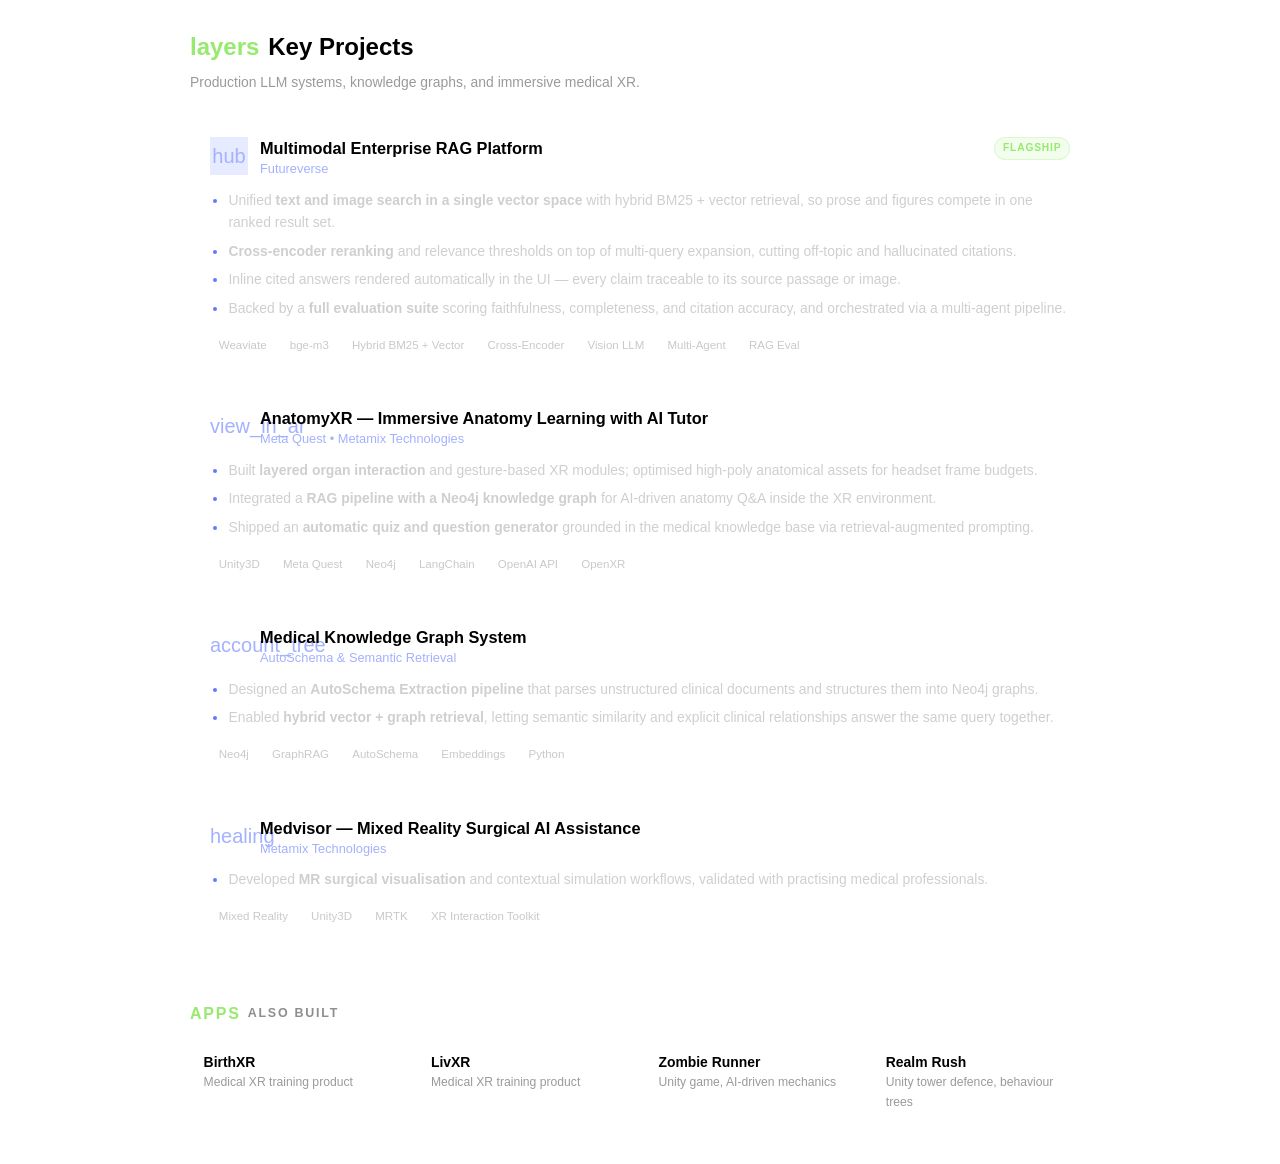
<file: legacy-novaos/appdata/projects.html>
<!DOCTYPE html>
<html lang="en">

<head>
	<meta charset="UTF-8">
	<meta name="viewport" content="width=device-width, initial-scale=1.0">
	<title>Projects</title>
	<meta name="aspect-ratio" content="16/11">
	<meta name="theme-color" content="#101010">
	<meta name="capabilities" content="PortfolioProjects">
	<meta name="permissions" content="unsandboxed">
	<meta name="nova-include" content="nova.css material-symbols-rounded">
	<meta name="nova-icon"
		content="<svg xmlns='http://www.w3.org/2000/svg' viewBox='0 0 48 48' width='48' height='48'><rect width='48' height='48' rx='11' fill='#6179FF'/><path d='M24 8l15 8.5-15 8.5-15-8.5z' fill='#ffffff'/><path d='M24 28.2l15-8.5v4.6l-15 8.5-15-8.5v-4.6z' fill='#ced7ff'/><path d='M24 35.4l15-8.5v4.6L24 40l-15-8.5v-4.6z' fill='#96ea6e'/></svg>">
	<style>
		html {
			height: 100%;
		}

		body {
			margin: 0;
			height: 100%;
			overflow-y: auto;
			background: var(--col-bg1);
			color: var(--col-txt1);
			font-family: 'Poppins', sans-serif;
			font-size: 15px;
			line-height: 1.6;
		}

		main {
			max-width: 900px;
			margin: 0 auto;
			padding: 1.75rem 1.5rem 2.5rem;
		}

		.pagehead {
			margin-bottom: 1.6rem;
		}

		.pagehead h1 {
			margin: 0;
			font-size: 1.5rem;
			font-weight: 800;
			display: flex;
			align-items: center;
			gap: 0.55rem;
		}

		.pagehead h1 .material-symbols-rounded {
			color: #96ea6e;
		}

		.pagehead p {
			margin: 0.3rem 0 0;
			color: #9a9a9a;
			font-size: 0.87rem;
			font-weight: 300;
		}

		.project {
			background: var(--col-bg2);
			border: var(--box-crisp);
			border-radius: var(--siz-radius1);
			padding: 1.15rem 1.25rem;
			margin-bottom: 0.85rem;
			transition: border-color var(--time1), transform var(--time1);
		}

		.project:hover {
			border-color: #6179ff59;
			transform: translateY(-2px);
		}

		.project.featured {
			background:
				radial-gradient(120% 140% at 100% 0%, #6179ff1f, transparent 60%),
				var(--col-bg2);
			border-color: #6179ff4d;
		}

		.projhead {
			display: flex;
			align-items: flex-start;
			gap: 0.75rem;
			margin-bottom: 0.55rem;
		}

		.projicon {
			flex: 0 0 auto;
			width: 38px;
			height: 38px;
			border-radius: var(--siz-radius2);
			display: grid;
			place-items: center;
			background: var(--col-bg3);
			border: var(--box-crisp);
		}

		.projicon .material-symbols-rounded {
			font-size: 1.25rem;
			color: #a3b1ff;
		}

		.project.featured .projicon {
			background: #6179ff26;
			border-color: #6179ff59;
		}

		.titlewrap {
			flex: 1;
			min-width: 0;
		}

		.titlewrap h2 {
			margin: 0;
			font-size: 1.02rem;
			font-weight: 800;
			line-height: 1.35;
		}

		.subtitle {
			font-size: 0.8rem;
			color: #a3b1ff;
			font-weight: 300;
		}

		.badge {
			font-size: 0.64rem;
			text-transform: uppercase;
			letter-spacing: 0.08em;
			font-weight: 800;
			padding: 0.12rem 0.48rem;
			border-radius: 999px;
			background: #96ea6e1f;
			color: #96ea6e;
			border: 1px solid #96ea6e40;
			white-space: nowrap;
		}

		.project ul {
			margin: 0;
			padding-left: 1.15rem;
			display: flex;
			flex-direction: column;
			gap: 0.4rem;
		}

		.project li {
			font-size: 0.87rem;
			color: #cfcfcf;
			font-weight: 300;
		}

		.project li::marker {
			color: #6179FF;
		}

		.project li b {
			color: var(--col-txt1);
			font-weight: 800;
		}

		.tags {
			display: flex;
			flex-wrap: wrap;
			gap: 0.35rem;
			margin-top: 0.85rem;
		}

		.tag {
			font-size: 0.72rem;
			padding: 0.18rem 0.55rem;
			border-radius: var(--siz-radius3);
			background: var(--col-bg3);
			border: var(--box-crisp);
			color: #c9c9c9;
		}

		/* also built */
		.also {
			margin-top: 1.9rem;
			padding-top: 1.5rem;
			border-top: var(--box-crisp);
		}

		.also h2 {
			font-size: 0.78rem;
			text-transform: uppercase;
			letter-spacing: 0.14em;
			font-weight: 800;
			color: #8e8e8e;
			margin: 0 0 0.85rem;
			display: flex;
			align-items: center;
			gap: 0.45rem;
		}

		.also h2 .material-symbols-rounded {
			font-size: 1rem;
			color: #96ea6e;
		}

		.minigrid {
			display: grid;
			grid-template-columns: repeat(auto-fit, minmax(190px, 1fr));
			gap: 0.6rem;
		}

		.mini {
			background: var(--col-bg2);
			border: var(--box-crisp);
			border-radius: var(--siz-radius2);
			padding: 0.7rem 0.85rem;
		}

		.mini .nm {
			font-weight: 800;
			font-size: 0.87rem;
		}

		.mini .ds {
			font-size: 0.76rem;
			color: #9a9a9a;
			font-weight: 300;
		}
	</style>
</head>

<body>
	<main>
		<div class="pagehead">
			<h1><span class="material-symbols-rounded">layers</span>Key Projects</h1>
			<p>Production LLM systems, knowledge graphs, and immersive medical XR.</p>
		</div>

		<article class="project featured">
			<div class="projhead">
				<div class="projicon"><span class="material-symbols-rounded">hub</span></div>
				<div class="titlewrap">
					<h2>Multimodal Enterprise RAG Platform</h2>
					<div class="subtitle">Futureverse</div>
				</div>
				<span class="badge">Flagship</span>
			</div>
			<ul>
				<li>Unified <b>text and image search in a single vector space</b> with hybrid BM25 + vector retrieval,
					so prose and figures compete in one ranked result set.</li>
				<li><b>Cross-encoder reranking</b> and relevance thresholds on top of multi-query expansion, cutting
					off-topic and hallucinated citations.</li>
				<li>Inline cited answers rendered automatically in the UI &mdash; every claim traceable to its source
					passage or image.</li>
				<li>Backed by a <b>full evaluation suite</b> scoring faithfulness, completeness, and citation accuracy,
					and orchestrated via a multi-agent pipeline.</li>
			</ul>
			<div class="tags">
				<span class="tag">Weaviate</span><span class="tag">bge-m3</span><span class="tag">Hybrid BM25 +
					Vector</span><span class="tag">Cross-Encoder</span><span class="tag">Vision LLM</span><span
					class="tag">Multi-Agent</span><span class="tag">RAG Eval</span>
			</div>
		</article>

		<article class="project">
			<div class="projhead">
				<div class="projicon"><span class="material-symbols-rounded">view_in_ar</span></div>
				<div class="titlewrap">
					<h2>AnatomyXR &mdash; Immersive Anatomy Learning with AI Tutor</h2>
					<div class="subtitle">Meta Quest &bull; Metamix Technologies</div>
				</div>
			</div>
			<ul>
				<li>Built <b>layered organ interaction</b> and gesture-based XR modules; optimised high-poly anatomical
					assets for headset frame budgets.</li>
				<li>Integrated a <b>RAG pipeline with a Neo4j knowledge graph</b> for AI-driven anatomy Q&amp;A inside
					the XR environment.</li>
				<li>Shipped an <b>automatic quiz and question generator</b> grounded in the medical knowledge base via
					retrieval-augmented prompting.</li>
			</ul>
			<div class="tags">
				<span class="tag">Unity3D</span><span class="tag">Meta Quest</span><span class="tag">Neo4j</span><span
					class="tag">LangChain</span><span class="tag">OpenAI API</span><span class="tag">OpenXR</span>
			</div>
		</article>

		<article class="project">
			<div class="projhead">
				<div class="projicon"><span class="material-symbols-rounded">account_tree</span></div>
				<div class="titlewrap">
					<h2>Medical Knowledge Graph System</h2>
					<div class="subtitle">AutoSchema &amp; Semantic Retrieval</div>
				</div>
			</div>
			<ul>
				<li>Designed an <b>AutoSchema Extraction pipeline</b> that parses unstructured clinical documents and
					structures them into Neo4j graphs.</li>
				<li>Enabled <b>hybrid vector + graph retrieval</b>, letting semantic similarity and explicit clinical
					relationships answer the same query together.</li>
			</ul>
			<div class="tags">
				<span class="tag">Neo4j</span><span class="tag">GraphRAG</span><span class="tag">AutoSchema</span><span
					class="tag">Embeddings</span><span class="tag">Python</span>
			</div>
		</article>

		<article class="project">
			<div class="projhead">
				<div class="projicon"><span class="material-symbols-rounded">healing</span></div>
				<div class="titlewrap">
					<h2>Medvisor &mdash; Mixed Reality Surgical AI Assistance</h2>
					<div class="subtitle">Metamix Technologies</div>
				</div>
			</div>
			<ul>
				<li>Developed <b>MR surgical visualisation</b> and contextual simulation workflows, validated with
					practising medical professionals.</li>
			</ul>
			<div class="tags">
				<span class="tag">Mixed Reality</span><span class="tag">Unity3D</span><span class="tag">MRTK</span><span
					class="tag">XR Interaction Toolkit</span>
			</div>
		</article>

		<div class="also">
			<h2><span class="material-symbols-rounded">apps</span>Also built</h2>
			<div class="minigrid">
				<div class="mini">
					<div class="nm">BirthXR</div>
					<div class="ds">Medical XR training product</div>
				</div>
				<div class="mini">
					<div class="nm">LivXR</div>
					<div class="ds">Medical XR training product</div>
				</div>
				<div class="mini">
					<div class="nm">Zombie Runner</div>
					<div class="ds">Unity game, AI-driven mechanics</div>
				</div>
				<div class="mini">
					<div class="nm">Realm Rush</div>
					<div class="ds">Unity tower defence, behaviour trees</div>
				</div>
			</div>
		</div>
	</main>
</body>

</html>
</file>
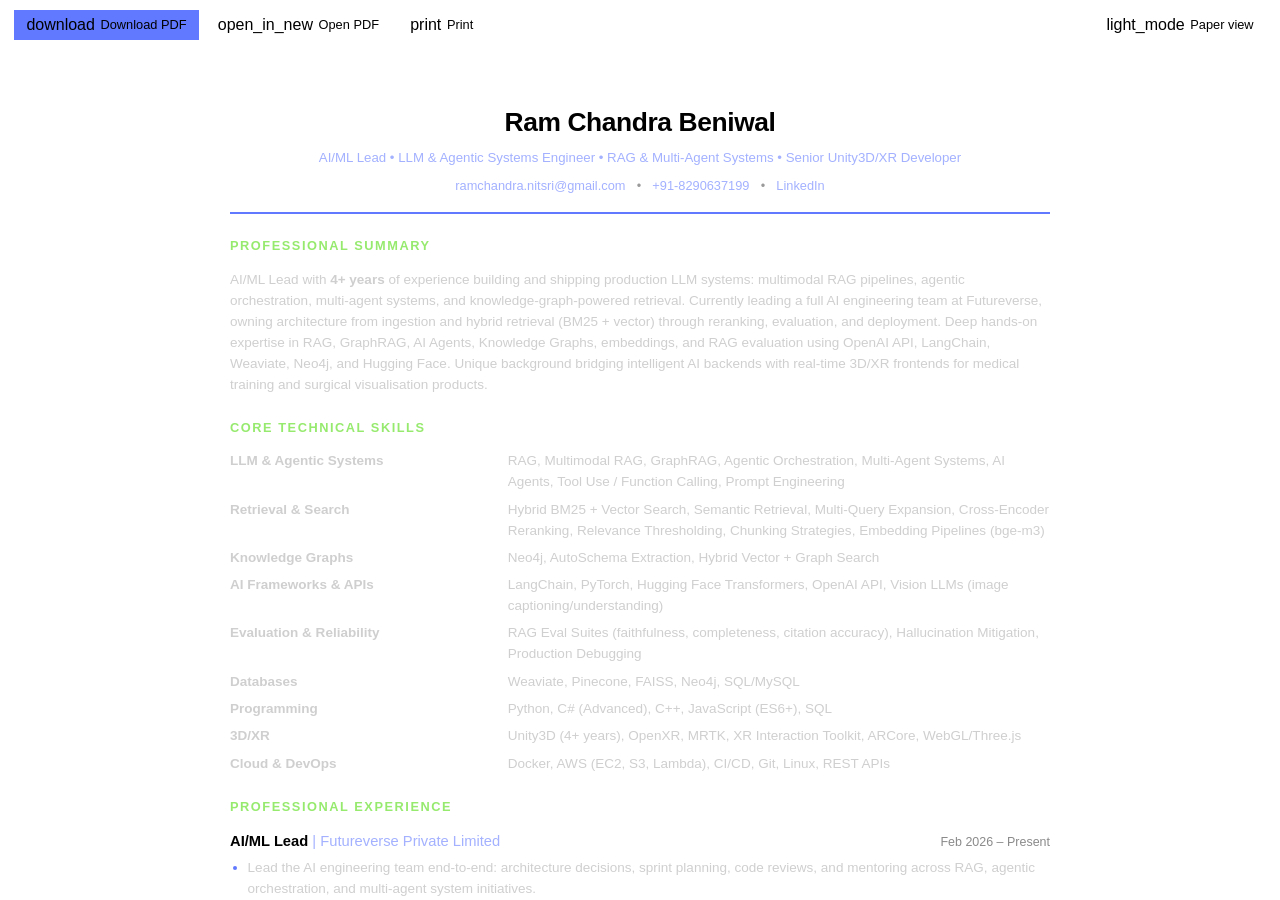
<file: legacy-novaos/appdata/resume.html>
<!DOCTYPE html>
<html lang="en">

<head>
	<meta charset="UTF-8">
	<meta name="viewport" content="width=device-width, initial-scale=1.0">
	<title>Resume</title>
	<meta name="aspect-ratio" content="16/12">
	<meta name="theme-color" content="#101010">
	<meta name="capabilities" content="PortfolioResume">
	<meta name="permissions" content="unsandboxed">
	<meta name="nova-include" content="nova.css material-symbols-rounded">
	<meta name="nova-icon"
		content="<svg xmlns='http://www.w3.org/2000/svg' viewBox='0 0 48 48' width='48' height='48'><rect width='48' height='48' rx='11' fill='#171717'/><path d='M14 8h13l10 10v22a3 3 0 0 1-3 3H14a3 3 0 0 1-3-3V11a3 3 0 0 1 3-3z' fill='#ffffff'/><path d='M27 8l10 10H27z' fill='#96ea6e'/><g fill='#171717'><rect x='16' y='23' width='16' height='2.6' rx='1.3'/><rect x='16' y='29' width='16' height='2.6' rx='1.3'/><rect x='16' y='35' width='10' height='2.6' rx='1.3'/></g></svg>">
	<style>
		html {
			height: 100%;
		}

		body {
			margin: 0;
			height: 100%;
			display: flex;
			flex-direction: column;
			background: var(--col-bg1);
			color: var(--col-txt1);
			font-family: 'Poppins', sans-serif;
			font-size: 15px;
			line-height: 1.55;
		}

		/* toolbar */
		.toolbar {
			flex: 0 0 auto;
			display: flex;
			align-items: center;
			gap: 0.45rem;
			padding: 0.6rem 0.9rem;
			background: var(--col-bg2);
			border-bottom: var(--box-crisp);
		}

		.toolbar .spacer {
			flex: 1;
		}

		.toolbar button {
			background: var(--col-bg3);
			color: var(--col-txt1);
			border: var(--box-crisp);
			border-radius: var(--siz-radius2);
			padding: 0.4rem 0.75rem;
			font-size: 0.8rem;
			display: inline-flex;
			align-items: center;
			gap: 0.35rem;
			transition: background var(--time1);
		}

		.toolbar button:hover {
			background: var(--col-bgh);
		}

		.toolbar button.primary {
			background: #6179FF;
			border-color: #6179FF;
		}

		.toolbar button.primary:hover {
			background: #7286ff;
		}

		.toolbar button .material-symbols-rounded {
			font-size: 1rem;
		}

		/* scroll area */
		.scroller {
			flex: 1;
			overflow-y: auto;
			padding: 1.25rem;
		}

		.sheet {
			max-width: 820px;
			margin: 0 auto;
			background: var(--col-bg2);
			border: var(--box-crisp);
			border-radius: var(--siz-radius1);
			padding: 2rem 2.25rem 2.5rem;
		}

		/* resume header */
		.rhead {
			text-align: center;
			padding-bottom: 1rem;
			border-bottom: 2px solid #6179FF;
		}

		.rhead h1 {
			margin: 0;
			font-size: 1.65rem;
			font-weight: 800;
			letter-spacing: -0.4px;
		}

		.rhead .tagline {
			margin: 0.3rem 0 0.5rem;
			font-size: 0.83rem;
			color: #a3b1ff;
			font-weight: 300;
		}

		.rhead .contactline {
			font-size: 0.8rem;
			color: #9a9a9a;
			font-weight: 300;
			display: flex;
			justify-content: center;
			flex-wrap: wrap;
			gap: 0.25rem 0.7rem;
		}

		.rhead .contactline a {
			color: #a3b1ff;
			text-decoration: none;
		}

		.rhead .contactline a:hover {
			text-decoration: underline;
		}

		/* sections */
		.rsec {
			margin-top: 1.4rem;
		}

		.rsec > h2 {
			margin: 0 0 0.6rem;
			font-size: 0.8rem;
			text-transform: uppercase;
			letter-spacing: 0.12em;
			font-weight: 800;
			color: #96ea6e;
			padding-bottom: 0.25rem;
			border-bottom: var(--box-crisp);
		}

		.rsec p,
		.rsec li {
			font-size: 0.845rem;
			font-weight: 300;
			color: #cfcfcf;
		}

		.rsec p {
			margin: 0;
		}

		.rsec ul {
			margin: 0;
			padding-left: 1.1rem;
			display: flex;
			flex-direction: column;
			gap: 0.3rem;
		}

		.rsec li::marker {
			color: #6179FF;
		}

		.rsec b {
			color: var(--col-txt1);
			font-weight: 800;
		}

		/* skills lines */
		.skillline {
			display: flex;
			gap: 0.45rem;
			font-size: 0.845rem;
			margin-bottom: 0.4rem;
			font-weight: 300;
			color: #cfcfcf;
		}

		.skillline .k {
			flex: 0 0 33%;
			font-weight: 800;
			color: var(--col-txt1);
		}

		/* job entries */
		.entry {
			margin-bottom: 1.1rem;
		}

		.entry:last-child {
			margin-bottom: 0;
		}

		.entryhead {
			display: flex;
			justify-content: space-between;
			align-items: baseline;
			gap: 0.6rem;
			flex-wrap: wrap;
			margin-bottom: 0.3rem;
		}

		.entryhead .who {
			font-size: 0.92rem;
			font-weight: 800;
		}

		.entryhead .who span {
			color: #a3b1ff;
			font-weight: 300;
		}

		.entryhead .when {
			font-size: 0.78rem;
			color: #8a8a8a;
			white-space: nowrap;
			font-weight: 300;
		}

		.projname {
			font-size: 0.89rem;
			font-weight: 800;
			margin-bottom: 0.2rem;
		}

		.projname span {
			color: #a3b1ff;
			font-weight: 300;
		}

		/* ---------- paper mode ---------- */
		body.paper {
			background: #52525b;
		}

		body.paper .sheet {
			background: #ffffff;
			color: #1a1a1a;
			border-color: transparent;
			box-shadow: 0 10px 40px #00000073;
		}

		body.paper .rhead h1 {
			color: #111827;
		}

		body.paper .rhead .tagline {
			color: #3949ab;
		}

		body.paper .rhead .contactline {
			color: #4b5563;
		}

		body.paper .rhead .contactline a {
			color: #3949ab;
		}

		body.paper .rsec > h2 {
			color: #1f6f3f;
			border-bottom-color: #d1d5db;
		}

		body.paper .rsec p,
		body.paper .rsec li,
		body.paper .skillline {
			color: #374151;
		}

		body.paper .rsec b,
		body.paper .skillline .k,
		body.paper .entryhead .who,
		body.paper .projname {
			color: #111827;
		}

		body.paper .entryhead .who span,
		body.paper .projname span {
			color: #3949ab;
		}

		body.paper .entryhead .when {
			color: #6b7280;
		}

		body.paper .rsec li::marker {
			color: #3949ab;
		}

		@media print {
			.toolbar {
				display: none;
			}

			body,
			body.paper {
				background: #fff;
				height: auto;
			}

			.scroller {
				overflow: visible;
				padding: 0;
			}

			.sheet {
				box-shadow: none;
				border: 0;
				max-width: none;
				padding: 0;
			}
		}
	</style>
</head>

<body>
	<div class="toolbar">
		<button class="primary" id="dl"><span class="material-symbols-rounded">download</span>Download PDF</button>
		<button id="openpdf"><span class="material-symbols-rounded">open_in_new</span>Open PDF</button>
		<button id="print"><span class="material-symbols-rounded">print</span>Print</button>
		<span class="spacer"></span>
		<button id="toggle"><span class="material-symbols-rounded" id="toggleicon">light_mode</span><span
				id="togglelabel">Paper view</span></button>
	</div>

	<div class="scroller">
		<div class="sheet">
			<div class="rhead">
				<h1>Ram Chandra Beniwal</h1>
				<p class="tagline">AI/ML Lead &bull; LLM &amp; Agentic Systems Engineer &bull; RAG &amp; Multi-Agent
					Systems &bull; Senior Unity3D/XR Developer</p>
				<div class="contactline">
					<a href="mailto:ramchandra.nitsri@gmail.com">ramchandra.nitsri@gmail.com</a>
					<span>&bull;</span>
					<a href="tel:+918290637199">+91-8290637199</a>
					<span>&bull;</span>
					<a href="https://www.linkedin.com/in/ramchandra95" target="_blank" rel="noopener">LinkedIn</a>
				</div>
			</div>

			<section class="rsec">
				<h2>Professional Summary</h2>
				<p>AI/ML Lead with <b>4+ years</b> of experience building and shipping production LLM systems:
					multimodal RAG pipelines, agentic orchestration, multi-agent systems, and knowledge-graph-powered
					retrieval. Currently leading a full AI engineering team at Futureverse, owning architecture from
					ingestion and hybrid retrieval (BM25 + vector) through reranking, evaluation, and deployment. Deep
					hands-on expertise in RAG, GraphRAG, AI Agents, Knowledge Graphs, embeddings, and RAG evaluation
					using OpenAI API, LangChain, Weaviate, Neo4j, and Hugging Face. Unique background bridging
					intelligent AI backends with real-time 3D/XR frontends for medical training and surgical
					visualisation products.</p>
			</section>

			<section class="rsec">
				<h2>Core Technical Skills</h2>
				<div class="skillline"><span class="k">LLM &amp; Agentic Systems</span><span>RAG, Multimodal RAG,
						GraphRAG, Agentic Orchestration, Multi-Agent Systems, AI Agents, Tool Use / Function Calling,
						Prompt Engineering</span></div>
				<div class="skillline"><span class="k">Retrieval &amp; Search</span><span>Hybrid BM25 + Vector Search,
						Semantic Retrieval, Multi-Query Expansion, Cross-Encoder Reranking, Relevance Thresholding,
						Chunking Strategies, Embedding Pipelines (bge-m3)</span></div>
				<div class="skillline"><span class="k">Knowledge Graphs</span><span>Neo4j, AutoSchema Extraction, Hybrid
						Vector + Graph Search</span></div>
				<div class="skillline"><span class="k">AI Frameworks &amp; APIs</span><span>LangChain, PyTorch, Hugging
						Face Transformers, OpenAI API, Vision LLMs (image captioning/understanding)</span></div>
				<div class="skillline"><span class="k">Evaluation &amp; Reliability</span><span>RAG Eval Suites
						(faithfulness, completeness, citation accuracy), Hallucination Mitigation, Production
						Debugging</span></div>
				<div class="skillline"><span class="k">Databases</span><span>Weaviate, Pinecone, FAISS, Neo4j,
						SQL/MySQL</span></div>
				<div class="skillline"><span class="k">Programming</span><span>Python, C# (Advanced), C++, JavaScript
						(ES6+), SQL</span></div>
				<div class="skillline"><span class="k">3D/XR</span><span>Unity3D (4+ years), OpenXR, MRTK, XR
						Interaction Toolkit, ARCore, WebGL/Three.js</span></div>
				<div class="skillline"><span class="k">Cloud &amp; DevOps</span><span>Docker, AWS (EC2, S3, Lambda),
						CI/CD, Git, Linux, REST APIs</span></div>
			</section>

			<section class="rsec">
				<h2>Professional Experience</h2>

				<div class="entry">
					<div class="entryhead">
						<div class="who">AI/ML Lead <span>| Futureverse Private Limited</span></div>
						<div class="when">Feb 2026 &ndash; Present</div>
					</div>
					<ul>
						<li>Lead the AI engineering team end-to-end: architecture decisions, sprint planning, code
							reviews, and mentoring across RAG, agentic orchestration, and multi-agent system
							initiatives.</li>
						<li>Designed agentic orchestration and multi-agent workflows coordinating specialised LLM agents
							for retrieval, reasoning, and response generation in production.</li>
						<li>Built a multimodal RAG pipeline &mdash; heading-based chunking with multi-granularity
							metadata, hybrid BM25 + vector indexing (Weaviate, bge-m3), and vision-LLM image captioning
							embedded in the same vector space as text for unified ranked retrieval.</li>
						<li>Fused surrounding document context into image embeddings and added LLM-based
							decorative-image filtering, overcoming vision-model recognition limits and improving
							retrieval precision.</li>
						<li>Added multi-query expansion with cross-encoder reranking and relevance-threshold cutoffs to
							eliminate off-topic and hallucinated citations.</li>
						<li>Auto-rendered inline citations and images in the UI, backed by a RAG eval suite scoring
							faithfulness, completeness, and citation accuracy.</li>
						<li>Fixed a critical vector-DB schema bug causing silent retrieval failures, restoring
							production search reliability.</li>
					</ul>
				</div>

				<div class="entry">
					<div class="entryhead">
						<div class="who">Team Lead &ndash; Unity, XR &amp; AI/LLM Development <span>| Metamix
								Technologies</span></div>
						<div class="when">Jun 2023 &ndash; Feb 2026</div>
					</div>
					<ul>
						<li>Led Unity + AI development for medical XR products: AnatomyXR, Medvisor, BirthXR, LivXR.</li>
						<li>Built RAG and GraphRAG pipelines (OpenAI API, LangChain, Neo4j) powering AI-driven medical
							knowledge retrieval and in-app anatomy Q&amp;A inside XR applications.</li>
						<li>Developed an LLM-based question and quiz generator for AnatomyXR, auto-creating assessment
							content grounded in the medical knowledge base via retrieval-augmented prompting.</li>
						<li>Implemented AutoSchema Extraction workflows to automatically generate Neo4j graph schemas
							from unstructured medical content.</li>
						<li>Designed modular Unity architecture using design patterns; built client-server multi-user XR
							applications.</li>
						<li>Optimised applications for Windows desktop, mobile, and XR devices; integrated backend SQL
							data systems.</li>
						<li>Collaborated with doctors, researchers, 3D modelers, and UI/UX teams across the full
							software development lifecycle.</li>
					</ul>
				</div>

				<div class="entry">
					<div class="entryhead">
						<div class="who">Unity Game &amp; Web Developer <span>| Parcellinc</span></div>
						<div class="when">Jan 2022 &ndash; Jun 2023</div>
					</div>
					<ul>
						<li>Developed Unity-based games (Zombie Runner, Realm Rush) with AI-driven gameplay mechanics.
						</li>
						<li>Implemented AI behaviour trees and decision systems for enemy NPC logic and adaptive
							difficulty.</li>
						<li>Built WebGL and Three.js interactive 3D web experiences; developed cross-platform Android
							applications.</li>
						<li>Improved performance, resolved bugs, and optimised rendering pipelines in agile cycles with
							designers and 3D artists.</li>
					</ul>
				</div>
			</section>

			<section class="rsec">
				<h2>Key Projects</h2>

				<div class="entry">
					<div class="projname">Multimodal Enterprise RAG Platform <span>&ndash; Futureverse</span></div>
					<ul>
						<li>Unified text and image search in a single vector space with hybrid BM25 + vector retrieval,
							cross-encoder reranking, inline cited answers, and a full evaluation suite; orchestrated via
							a multi-agent pipeline.</li>
					</ul>
				</div>

				<div class="entry">
					<div class="projname">AnatomyXR <span>&ndash; Immersive Anatomy Learning with AI Tutor (Meta
							Quest)</span></div>
					<ul>
						<li>Built layered organ interaction and gesture-based XR modules; optimised high-poly anatomical
							assets.</li>
						<li>Integrated RAG pipeline with Neo4j Knowledge Graph for AI-driven anatomy Q&amp;A and an
							automatic quiz/question generator inside the XR environment.</li>
					</ul>
				</div>

				<div class="entry">
					<div class="projname">Medical Knowledge Graph System <span>&ndash; AutoSchema &amp; Semantic
							Retrieval</span></div>
					<ul>
						<li>Designed AutoSchema Extraction pipeline to parse and structure unstructured clinical
							documents into Neo4j graphs, enabling hybrid vector + graph retrieval.</li>
					</ul>
				</div>

				<div class="entry">
					<div class="projname">Medvisor <span>&ndash; Mixed Reality Surgical AI Assistance</span></div>
					<ul>
						<li>Developed MR surgical visualisation and contextual simulation workflows validated with
							medical professionals.</li>
					</ul>
				</div>
			</section>

			<section class="rsec">
				<h2>Education</h2>
				<div class="entry">
					<div class="entryhead">
						<div class="who">B.Tech &ndash; Chemical Engineering <span>| National Institute of Technology,
								Srinagar</span></div>
						<div class="when">2014 &ndash; 2018</div>
					</div>
					<p>CGPA: <b>7.41</b></p>
				</div>
			</section>
		</div>
	</div>

	<script>
		const PDF_NAME = 'RamChandra_Beniwal_Resume.pdf';

		function pdfURL() {
			try {
				const base = window.parent.location.href.replace(/[?#].*$/, '').replace(/[^/]*$/, '');
				return base + 'assets/' + PDF_NAME;
			} catch (err) {
				return 'assets/' + PDF_NAME;
			}
		}

		document.getElementById('dl').onclick = () => {
			const link = document.createElement('a');
			link.href = pdfURL();
			link.download = PDF_NAME;
			document.body.appendChild(link);
			link.click();
			link.remove();
		};

		document.getElementById('openpdf').onclick = () => {
			try {
				window.parent.open(pdfURL(), '_blank');
			} catch (err) {
				window.open(pdfURL(), '_blank');
			}
		};

		document.getElementById('print').onclick = () => {
			document.body.classList.add('paper');
			syncToggle();
			window.print();
		};

		const toggleBtn = document.getElementById('toggle');
		const toggleIcon = document.getElementById('toggleicon');
		const toggleLabel = document.getElementById('togglelabel');

		function syncToggle() {
			const paper = document.body.classList.contains('paper');
			toggleIcon.textContent = paper ? 'dark_mode' : 'light_mode';
			toggleLabel.textContent = paper ? 'Dark view' : 'Paper view';
		}

		toggleBtn.onclick = () => {
			document.body.classList.toggle('paper');
			syncToggle();
		};

		syncToggle();
	</script>
</body>

</html>
</file>
<file: app/os.css>
/* ============================================================
   Beniwal OS — desktop portfolio shell
   ============================================================ */

:root {
	--slate-950: #020618;
	--slate-900: #0f172b;
	--slate-800: #1d293d;
	--slate-700: #314158;
	--slate-600: #45556c;
	--slate-500: #62748e;
	--slate-400: #90a1b9;
	--slate-300: #cad5e2;
	--slate-200: #e2e8f0;
	--slate-100: #f1f5f9;

	--accent: #00a5ef;
	--accent-soft: #00bcfe;
	--accent-text: #7dd8ff;
	--accent-deep: #0069d1;
	--emerald: #00bb7f;
	--emerald-soft: #46d9a4;
	--amber: #f99c00;
	--rose: #ff2357;

	--radius-lg: 8px;
	--radius-xl: 12px;
	--radius-2xl: 16px;

	--taskbar-h: 54px;
	--font-sans: 'Inter', -apple-system, BlinkMacSystemFont, 'Segoe UI', Roboto, 'Helvetica Neue', Arial, sans-serif;
	--font-mono: ui-monospace, SFMono-Regular, 'JetBrains Mono', Menlo, Consolas, 'Liberation Mono', monospace;

	--ring: 0 0 0 1px rgb(49 65 88 / 0.6);
	--shadow-win: 0 30px 60px -12px rgb(2 6 24 / 0.75), 0 0 0 1px rgb(49 65 88 / 0.7);
}

* {
	box-sizing: border-box;
	margin: 0;
	padding: 0;
}

html,
body {
	height: 100%;
}

body {
	font-family: var(--font-sans);
	background: var(--slate-950);
	color: var(--slate-200);
	overflow: hidden;
	-webkit-font-smoothing: antialiased;
	font-size: 14px;
}

button,
input,
textarea,
select {
	font: inherit;
	color: inherit;
	background: none;
	border: 0;
}

button {
	cursor: pointer;
}

a {
	color: var(--accent-soft);
	text-decoration: none;
}

a:hover {
	text-decoration: underline;
}

ul {
	list-style: none;
}

.icon {
	width: 1em;
	height: 1em;
	flex: 0 0 auto;
	stroke: currentColor;
	stroke-width: 1.8;
	stroke-linecap: round;
	stroke-linejoin: round;
	fill: none;
}

.sr-only {
	position: absolute;
	width: 1px;
	height: 1px;
	overflow: hidden;
	clip: rect(0 0 0 0);
	white-space: nowrap;
}

::-webkit-scrollbar {
	width: 10px;
	height: 10px;
}

::-webkit-scrollbar-track {
	background: transparent;
}

::-webkit-scrollbar-thumb {
	background: rgb(49 65 88 / 0.8);
	border: 3px solid transparent;
	background-clip: content-box;
	border-radius: 99px;
}

::-webkit-scrollbar-thumb:hover {
	background: rgb(98 116 142 / 0.9);
	background-clip: content-box;
}

/* ============================================================
   Boot + lock screens
   ============================================================ */

#boot,
#lock {
	position: fixed;
	inset: 0;
	z-index: 9999;
	display: grid;
	place-items: center;
	background: var(--slate-950);
	transition: opacity 0.5s ease, visibility 0.5s ease;
}

#boot[hidden],
#lock[hidden] {
	display: none;
}

.boot-inner {
	display: flex;
	flex-direction: column;
	align-items: center;
	gap: 1.5rem;
	text-align: center;
	padding: 2rem;
}

.boot-logo {
	width: 82px;
	height: 82px;
	border-radius: 22px;
	display: grid;
	place-items: center;
	font-size: 1.6rem;
	font-weight: 800;
	letter-spacing: -0.02em;
	color: #fff;
	background: linear-gradient(135deg, var(--accent) 0%, #4f39f6 100%);
	box-shadow: 0 18px 45px -10px color-mix(in srgb, var(--accent) 55%, transparent);
}

.boot-title {
	font-size: 1.1rem;
	font-weight: 700;
	color: var(--slate-100);
}

.boot-sub {
	font-size: 0.78rem;
	color: var(--slate-500);
	font-family: var(--font-mono);
}

.boot-track {
	width: 220px;
	height: 4px;
	border-radius: 99px;
	background: rgb(49 65 88 / 0.7);
	overflow: hidden;
}

.boot-fill {
	height: 100%;
	width: 0;
	border-radius: 99px;
	background: linear-gradient(90deg, var(--accent), #4f39f6);
	transition: width 0.25s ease;
}

.boot-log {
	font-family: var(--font-mono);
	font-size: 0.72rem;
	color: var(--slate-500);
	min-height: 1.2em;
}

/* lock screen */
#lock {
	background:
		radial-gradient(120% 120% at 80% 0%, rgb(49 46 129 / 0.45), transparent 55%),
		radial-gradient(100% 100% at 0% 100%, rgb(89 22 139 / 0.35), transparent 60%),
		var(--slate-950);
	cursor: pointer;
}

.lock-inner {
	display: flex;
	flex-direction: column;
	align-items: center;
	gap: 0.85rem;
	text-align: center;
}

.lock-time {
	font-size: clamp(3rem, 9vw, 5.5rem);
	font-weight: 200;
	letter-spacing: -0.03em;
	line-height: 1;
	color: #fff;
}

.lock-date {
	color: var(--slate-400);
	font-size: 0.95rem;
}

.lock-avatar {
	margin-top: 1.5rem;
	width: 88px;
	height: 88px;
	border-radius: 50%;
	display: grid;
	place-items: center;
	font-size: 1.7rem;
	font-weight: 700;
	color: #fff;
	background: linear-gradient(135deg, var(--accent), #4f39f6);
	box-shadow: 0 0 0 4px rgb(255 255 255 / 0.08);
}

.lock-name {
	font-size: 1.05rem;
	font-weight: 600;
	color: var(--slate-100);
}

.lock-role {
	font-size: 0.82rem;
	color: var(--slate-400);
}

.lock-hint {
	margin-top: 1.75rem;
	font-size: 0.78rem;
	color: var(--slate-500);
	display: inline-flex;
	align-items: center;
	gap: 0.4rem;
	padding: 0.5rem 1rem;
	border-radius: 99px;
	border: 1px solid rgb(49 65 88 / 0.7);
	background: rgb(15 23 43 / 0.6);
	animation: pulse 2.4s ease-in-out infinite;
}

@keyframes pulse {
	50% {
		opacity: 0.55;
	}
}

/* ============================================================
   Desktop
   ============================================================ */

#os {
	position: fixed;
	inset: 0;
	display: flex;
	flex-direction: column;
}

#wallpaper {
	position: absolute;
	inset: 0;
	background-color: var(--slate-950);
	/* JS swaps this for the selected wallpaper; path is relative to this stylesheet */
	background-image: url('../assets/wallpapers/bloom.svg');
	background-size: cover;
	background-position: center;
	background-repeat: no-repeat;
}

/* keeps icon labels and the taskbar legible over bright wallpapers */
#wallpaper::after {
	content: '';
	position: absolute;
	inset: 0;
	background:
		linear-gradient(to bottom, rgb(2 6 24 / 0.18) 0%, transparent 18%, transparent 74%, rgb(2 6 24 / 0.3) 100%),
		linear-gradient(to right, rgb(2 6 24 / 0.34) 0%, transparent 22%);
}

#desktop {
	position: relative;
	flex: 1;
	min-height: 0;
	padding: 1.25rem;
	overflow: hidden;
}

#desktop-icons {
	display: grid;
	grid-auto-flow: column;
	grid-template-rows: repeat(auto-fill, 100px);
	grid-auto-columns: 92px;
	gap: 0.25rem;
	height: 100%;
	justify-content: start;
	align-content: start;
	position: relative;
	z-index: 1;
}

.desk-icon {
	display: flex;
	flex-direction: column;
	align-items: center;
	gap: 0.4rem;
	padding: 0.6rem 0.35rem;
	border-radius: var(--radius-xl);
	border: 1px solid transparent;
	text-align: center;
	transition: background 0.15s ease, border-color 0.15s ease;
	user-select: none;
}

.desk-icon:hover,
.desk-icon:focus-visible {
	background: rgb(15 23 43 / 0.6);
	border-color: rgb(49 65 88 / 0.7);
	outline: none;
}

.desk-icon.selected {
	background: color-mix(in srgb, var(--accent) 16%, transparent);
	border-color: color-mix(in srgb, var(--accent) 50%, transparent);
}

.desk-icon .glyph {
	width: 44px;
	height: 44px;
	border-radius: 12px;
	display: grid;
	place-items: center;
	font-size: 1.35rem;
	color: #fff;
	box-shadow: 0 8px 20px -8px rgb(2 6 24 / 0.9);
}

.desk-icon .label {
	font-size: 0.72rem;
	line-height: 1.25;
	color: var(--slate-200);
	text-shadow: 0 1px 3px rgb(0 0 0 / 0.8);
}

/* hero badge on the desktop */
#desk-hero {
	position: absolute;
	right: 1.75rem;
	bottom: 1.5rem;
	max-width: 330px;
	padding: 1.1rem 1.2rem;
	border-radius: var(--radius-2xl);
	background: rgb(15 23 43 / 0.65);
	border: 1px solid rgb(49 65 88 / 0.6);
	backdrop-filter: blur(18px);
	box-shadow: 0 24px 50px -20px rgb(2 6 24 / 0.9);
	z-index: 1;
}

#desk-hero .eyebrow {
	font-size: 0.66rem;
	text-transform: uppercase;
	letter-spacing: 0.14em;
	color: var(--accent-soft);
	font-weight: 700;
}

#desk-hero h1 {
	margin-top: 0.35rem;
	font-size: 1.15rem;
	font-weight: 700;
	color: #fff;
}

#desk-hero p {
	margin-top: 0.3rem;
	font-size: 0.78rem;
	color: var(--slate-400);
	line-height: 1.5;
}

#desk-hero .hero-actions {
	margin-top: 0.85rem;
	display: flex;
	gap: 0.45rem;
	flex-wrap: wrap;
}

@media (max-width: 820px) {
	#desk-hero {
		display: none;
	}
}

/* ============================================================
   Buttons
   ============================================================ */

.btn {
	display: inline-flex;
	align-items: center;
	gap: 0.4rem;
	padding: 0.45rem 0.8rem;
	border-radius: var(--radius-lg);
	font-size: 0.78rem;
	font-weight: 600;
	background: rgb(29 41 61 / 0.8);
	border: 1px solid rgb(49 65 88 / 0.8);
	color: var(--slate-200);
	transition: background 0.15s ease, border-color 0.15s ease, transform 0.15s ease;
	white-space: nowrap;
}

.btn:hover {
	background: rgb(49 65 88 / 0.9);
	border-color: color-mix(in srgb, var(--accent) 50%, transparent);
	transform: translateY(-1px);
}

.btn.primary {
	background: linear-gradient(135deg, var(--accent), #4f39f6);
	border-color: transparent;
	color: #fff;
}

.btn.primary:hover {
	filter: brightness(1.08);
}

.btn.ghost {
	background: transparent;
}

.btn .icon {
	font-size: 0.95rem;
}

/* ============================================================
   Windows
   ============================================================ */

#windows {
	position: absolute;
	inset: 0;
	pointer-events: none;
}

.window {
	position: absolute;
	display: flex;
	flex-direction: column;
	min-width: 320px;
	min-height: 220px;
	border-radius: var(--radius-2xl);
	background: rgb(15 23 43 / 0.92);
	backdrop-filter: blur(22px);
	box-shadow: var(--shadow-win);
	overflow: hidden;
	pointer-events: auto;
	animation: win-in 0.16s ease-out;
}

@keyframes win-in {
	from {
		opacity: 0;
		transform: scale(0.97) translateY(8px);
	}
}

.window.minimized {
	display: none;
}

.window.maximized {
	inset: 0 !important;
	width: auto !important;
	height: auto !important;
	border-radius: 0;
}

.window.focused {
	box-shadow: 0 34px 70px -14px rgb(2 6 24 / 0.85), 0 0 0 1px color-mix(in srgb, var(--accent) 45%, transparent);
}

.titlebar {
	display: flex;
	align-items: center;
	gap: 0.55rem;
	padding: 0.55rem 0.6rem 0.55rem 0.85rem;
	background: rgb(2 6 24 / 0.55);
	border-bottom: 1px solid rgb(49 65 88 / 0.6);
	cursor: move;
	user-select: none;
	flex: 0 0 auto;
}

.titlebar .tb-glyph {
	width: 22px;
	height: 22px;
	border-radius: 6px;
	display: grid;
	place-items: center;
	font-size: 0.72rem;
	color: #fff;
}

.titlebar .tb-title {
	font-size: 0.8rem;
	font-weight: 600;
	color: var(--slate-200);
	white-space: nowrap;
	overflow: hidden;
	text-overflow: ellipsis;
}

.titlebar .tb-sub {
	font-size: 0.7rem;
	color: var(--slate-500);
	white-space: nowrap;
	overflow: hidden;
	text-overflow: ellipsis;
}

.titlebar .tb-actions {
	margin-left: auto;
	display: flex;
	align-items: center;
	gap: 0.15rem;
}

.tb-btn {
	width: 30px;
	height: 26px;
	border-radius: 7px;
	display: grid;
	place-items: center;
	color: var(--slate-400);
	font-size: 0.85rem;
	transition: background 0.12s ease, color 0.12s ease;
}

.tb-btn:hover {
	background: rgb(49 65 88 / 0.8);
	color: #fff;
}

.tb-btn.close:hover {
	background: var(--rose);
	color: #fff;
}

.win-body {
	flex: 1;
	min-height: 0;
	overflow: auto;
	position: relative;
}

.resize-handle {
	position: absolute;
	z-index: 5;
}

.resize-handle.e {
	top: 0;
	right: -3px;
	width: 8px;
	height: 100%;
	cursor: ew-resize;
}

.resize-handle.s {
	bottom: -3px;
	left: 0;
	width: 100%;
	height: 8px;
	cursor: ns-resize;
}

.resize-handle.se {
	right: -3px;
	bottom: -3px;
	width: 16px;
	height: 16px;
	cursor: nwse-resize;
}

.resize-handle.w {
	top: 0;
	left: -3px;
	width: 8px;
	height: 100%;
	cursor: ew-resize;
}

.resize-handle.n {
	top: -3px;
	left: 0;
	width: 100%;
	height: 8px;
	cursor: ns-resize;
}

/* ============================================================
   Taskbar
   ============================================================ */

#taskbar {
	position: relative;
	z-index: 500;
	flex: 0 0 var(--taskbar-h);
	height: var(--taskbar-h);
	display: flex;
	align-items: center;
	padding: 0 0.6rem;
	background: rgb(2 6 24 / 0.78);
	backdrop-filter: blur(24px);
	border-top: 1px solid rgb(49 65 88 / 0.7);
}

/* centred dock, Windows 11 style — switchable to left in Settings */
#tb-dock {
	position: absolute;
	left: 50%;
	transform: translateX(-50%);
	display: flex;
	align-items: center;
	gap: 0.2rem;
	max-width: calc(100% - 230px);
}

body[data-taskbar='left'] #tb-dock {
	position: static;
	left: auto;
	transform: none;
	margin-right: auto;
	max-width: calc(100% - 220px);
}

.tb-sep {
	width: 1px;
	height: 22px;
	margin: 0 0.3rem;
	background: rgb(69 85 108 / 0.8);
}

.tb-icon {
	position: relative;
	width: 40px;
	height: 38px;
	border-radius: 9px;
	display: grid;
	place-items: center;
	color: var(--slate-300);
	font-size: 1.05rem;
	transition: background 0.14s ease, transform 0.14s ease;
}

.tb-icon:hover {
	background: rgb(49 65 88 / 0.75);
	color: #fff;
	transform: translateY(-1px);
}

.tb-icon.start .icon {
	color: var(--accent-soft);
}

.tb-icon.start.active,
.tb-icon.start:hover {
	background: color-mix(in srgb, var(--accent) 20%, transparent);
}

#tb-tasks {
	display: flex;
	align-items: center;
	gap: 0.2rem;
	min-width: 0;
	overflow-x: auto;
	scrollbar-width: none;
}

#tb-tasks::-webkit-scrollbar {
	display: none;
}

/* dock app buttons: coloured glyph + running indicator */
.task {
	position: relative;
	width: 40px;
	height: 38px;
	border-radius: 9px;
	display: grid;
	place-items: center;
	transition: background 0.14s ease, transform 0.14s ease;
}

.task:hover {
	background: rgb(49 65 88 / 0.7);
	transform: translateY(-1px);
}

.task .glyph {
	width: 26px;
	height: 26px;
	border-radius: 7px;
	display: grid;
	place-items: center;
	color: #fff;
	font-size: 0.85rem;
	box-shadow: 0 3px 8px -3px rgb(2 6 24 / 0.9);
}

.task.running::after {
	content: '';
	position: absolute;
	left: 50%;
	bottom: 2px;
	width: 5px;
	height: 3px;
	border-radius: 99px;
	background: var(--accent-soft);
	transform: translateX(-50%);
	transition: width 0.15s ease;
}

.task.active {
	background: color-mix(in srgb, var(--accent) 18%, transparent);
}

.task.active::after {
	width: 16px;
}

#tb-tray {
	display: flex;
	align-items: center;
	gap: 0.2rem;
	margin-left: auto;
	padding-left: 0.4rem;
}

.tray-btn {
	display: inline-flex;
	align-items: center;
	gap: 0.3rem;
	padding: 0.38rem 0.5rem;
	border-radius: var(--radius-lg);
	color: var(--slate-400);
	font-size: 0.9rem;
	transition: background 0.15s ease, color 0.15s ease;
}

.tray-btn:hover {
	background: rgb(49 65 88 / 0.75);
	color: #fff;
}

#tb-clock {
	text-align: right;
	line-height: 1.15;
	padding: 0.3rem 0.5rem;
	border-radius: var(--radius-lg);
	transition: background 0.15s ease;
}

#tb-clock:hover {
	background: rgb(49 65 88 / 0.7);
}

#tb-clock .time {
	font-size: 0.78rem;
	font-weight: 600;
	color: var(--slate-100);
}

#tb-clock .date {
	font-size: 0.66rem;
	color: var(--slate-500);
}

@media (max-width: 720px) {
	#tb-dock {
		max-width: calc(100% - 150px);
	}

	.task:not(.running) {
		display: none;
	}
}

/* ============================================================
   Start menu / search / notifications panels
   ============================================================ */

.panel {
	position: absolute;
	z-index: 600;
	border-radius: var(--radius-2xl);
	background: rgb(15 23 43 / 0.95);
	border: 1px solid rgb(49 65 88 / 0.8);
	backdrop-filter: blur(28px);
	box-shadow: 0 30px 60px -18px rgb(2 6 24 / 0.95);
	animation: panel-in 0.14s ease-out;
}

@keyframes panel-in {
	from {
		opacity: 0;
		transform: translateY(10px);
	}
}

.panel[hidden] {
	display: none !important;
}

#start-menu {
	left: 0.6rem;
	bottom: calc(var(--taskbar-h) + 0.5rem);
	width: min(520px, calc(100vw - 1.2rem));
	padding: 1rem;
	display: flex;
	flex-direction: column;
	gap: 0.9rem;
}

.start-search {
	display: flex;
	align-items: center;
	gap: 0.5rem;
	padding: 0.55rem 0.8rem;
	border-radius: 99px;
	border: 1px solid rgb(49 65 88 / 0.8);
	background: rgb(2 6 24 / 0.7);
	color: var(--slate-400);
}

.start-search input {
	flex: 1;
	min-width: 0;
	font-size: 0.82rem;
	color: var(--slate-100);
	outline: none;
}

.start-search input::placeholder {
	color: var(--slate-500);
}

.section-label {
	font-size: 0.65rem;
	text-transform: uppercase;
	letter-spacing: 0.14em;
	font-weight: 700;
	color: var(--slate-500);
}

.start-grid {
	display: grid;
	grid-template-columns: repeat(auto-fill, minmax(84px, 1fr));
	gap: 0.35rem;
	max-height: 300px;
	overflow-y: auto;
}

.start-app {
	display: flex;
	flex-direction: column;
	align-items: center;
	gap: 0.4rem;
	padding: 0.7rem 0.35rem;
	border-radius: var(--radius-xl);
	border: 1px solid transparent;
	text-align: center;
	transition: background 0.15s ease, border-color 0.15s ease;
}

.start-app:hover {
	background: rgb(49 65 88 / 0.6);
	border-color: color-mix(in srgb, var(--accent) 35%, transparent);
}

.start-app .glyph {
	width: 38px;
	height: 38px;
	border-radius: 10px;
	display: grid;
	place-items: center;
	color: #fff;
	font-size: 1.1rem;
}

.start-app .label {
	font-size: 0.68rem;
	color: var(--slate-300);
	line-height: 1.2;
}

.start-foot {
	display: flex;
	align-items: center;
	gap: 0.6rem;
	padding-top: 0.8rem;
	border-top: 1px solid rgb(49 65 88 / 0.7);
}

.start-foot .who {
	display: flex;
	align-items: center;
	gap: 0.55rem;
	flex: 1;
	min-width: 0;
}

.start-foot .avatar {
	width: 34px;
	height: 34px;
	border-radius: 50%;
	display: grid;
	place-items: center;
	font-size: 0.72rem;
	font-weight: 700;
	color: #fff;
	background: linear-gradient(135deg, var(--accent), #4f39f6);
}

.start-foot .nm {
	font-size: 0.78rem;
	font-weight: 600;
	color: var(--slate-100);
}

.start-foot .rl {
	font-size: 0.68rem;
	color: var(--slate-500);
}

#notif-panel {
	right: 0.6rem;
	bottom: calc(var(--taskbar-h) + 0.5rem);
	width: min(360px, calc(100vw - 1.2rem));
	padding: 0.9rem;
	display: flex;
	flex-direction: column;
	gap: 0.7rem;
}

.notif-head {
	display: flex;
	align-items: center;
	justify-content: space-between;
}

.notif-head h3 {
	font-size: 0.85rem;
	font-weight: 700;
	color: var(--slate-100);
}

#notif-list {
	display: flex;
	flex-direction: column;
	gap: 0.5rem;
	max-height: 320px;
	overflow-y: auto;
}

.notif {
	padding: 0.7rem 0.8rem;
	border-radius: var(--radius-xl);
	background: rgb(2 6 24 / 0.6);
	border: 1px solid rgb(49 65 88 / 0.7);
}

.notif .nt {
	font-size: 0.78rem;
	font-weight: 600;
	color: var(--slate-100);
	display: flex;
	align-items: center;
	gap: 0.4rem;
}

.notif .nb {
	margin-top: 0.2rem;
	font-size: 0.74rem;
	color: var(--slate-400);
	line-height: 1.5;
}

.notif-empty {
	padding: 1.5rem 0;
	text-align: center;
	font-size: 0.76rem;
	color: var(--slate-500);
}

/* quick settings inside notification panel */
.quick-grid {
	display: grid;
	grid-template-columns: repeat(2, 1fr);
	gap: 0.4rem;
}

.quick {
	display: flex;
	align-items: center;
	gap: 0.5rem;
	padding: 0.6rem 0.7rem;
	border-radius: var(--radius-xl);
	border: 1px solid rgb(49 65 88 / 0.7);
	background: rgb(2 6 24 / 0.5);
	font-size: 0.74rem;
	color: var(--slate-300);
}

.quick.on {
	background: color-mix(in srgb, var(--accent) 18%, transparent);
	border-color: color-mix(in srgb, var(--accent) 50%, transparent);
	color: #fff;
}

/* toasts */
#toasts {
	position: fixed;
	right: 0.8rem;
	bottom: calc(var(--taskbar-h) + 0.8rem);
	z-index: 800;
	display: flex;
	flex-direction: column;
	gap: 0.5rem;
	pointer-events: none;
}

.toast {
	min-width: 240px;
	max-width: 320px;
	padding: 0.7rem 0.85rem;
	border-radius: var(--radius-xl);
	background: rgb(15 23 43 / 0.95);
	border: 1px solid color-mix(in srgb, var(--accent) 40%, transparent);
	box-shadow: 0 20px 40px -14px rgb(2 6 24 / 0.9);
	animation: toast-in 0.2s ease-out;
}

@keyframes toast-in {
	from {
		opacity: 0;
		transform: translateX(20px);
	}
}

.toast.out {
	opacity: 0;
	transform: translateX(20px);
	transition: opacity 0.25s ease, transform 0.25s ease;
}

.toast .tt {
	font-size: 0.78rem;
	font-weight: 600;
	color: var(--slate-100);
	display: flex;
	align-items: center;
	gap: 0.4rem;
}

.toast .tb {
	margin-top: 0.15rem;
	font-size: 0.73rem;
	color: var(--slate-400);
	line-height: 1.45;
}

/* context menu */
#ctx-menu {
	position: absolute;
	z-index: 700;
	min-width: 190px;
	padding: 0.35rem;
	border-radius: var(--radius-xl);
	background: rgb(15 23 43 / 0.97);
	border: 1px solid rgb(49 65 88 / 0.85);
	box-shadow: 0 24px 48px -16px rgb(2 6 24 / 0.95);
}

#ctx-menu[hidden] {
	display: none;
}

.ctx-item {
	display: flex;
	align-items: center;
	gap: 0.55rem;
	width: 100%;
	padding: 0.5rem 0.6rem;
	border-radius: var(--radius-lg);
	font-size: 0.78rem;
	color: var(--slate-300);
	text-align: left;
}

.ctx-item:hover {
	background: color-mix(in srgb, var(--accent) 18%, transparent);
	color: #fff;
}

.ctx-sep {
	height: 1px;
	margin: 0.3rem 0.2rem;
	background: rgb(49 65 88 / 0.8);
}

/* ============================================================
   Shared app-content primitives
   ============================================================ */

.app {
	padding: 1.3rem 1.4rem 1.8rem;
	max-width: 940px;
	margin: 0 auto;
	display: flex;
	flex-direction: column;
	gap: 1.4rem;
}

.app-head h1 {
	font-size: 1.15rem;
	font-weight: 700;
	color: #fff;
	display: flex;
	align-items: center;
	gap: 0.5rem;
}

.app-head h1 .icon {
	color: var(--accent-soft);
	font-size: 1.15rem;
}

.app-head p {
	margin-top: 0.25rem;
	font-size: 0.8rem;
	color: var(--slate-400);
}

.card {
	padding: 1rem 1.1rem;
	border-radius: var(--radius-2xl);
	background: rgb(2 6 24 / 0.45);
	border: 1px solid rgb(49 65 88 / 0.65);
}

.card.hoverable {
	transition: border-color 0.15s ease, transform 0.15s ease;
}

.card.hoverable:hover {
	border-color: color-mix(in srgb, var(--accent) 50%, transparent);
	transform: translateY(-2px);
}

.card.featured {
	background:
		radial-gradient(120% 140% at 100% 0%, color-mix(in srgb, var(--accent) 16%, transparent), transparent 60%),
		rgb(2 6 24 / 0.5);
	border-color: color-mix(in srgb, var(--accent) 40%, transparent);
}

.card h3 {
	font-size: 0.92rem;
	font-weight: 700;
	color: var(--slate-100);
}

.stack {
	display: flex;
	flex-direction: column;
	gap: 0.75rem;
}

.grid-2 {
	display: grid;
	grid-template-columns: repeat(auto-fit, minmax(230px, 1fr));
	gap: 0.7rem;
}

.grid-4 {
	display: grid;
	grid-template-columns: repeat(auto-fit, minmax(140px, 1fr));
	gap: 0.6rem;
}

.eyebrow {
	font-size: 0.66rem;
	text-transform: uppercase;
	letter-spacing: 0.14em;
	font-weight: 700;
	color: var(--slate-500);
	display: flex;
	align-items: center;
	gap: 0.45rem;
}

.eyebrow .icon {
	color: var(--emerald-soft);
	font-size: 0.9rem;
}

.tag {
	display: inline-flex;
	align-items: center;
	padding: 0.16rem 0.5rem;
	border-radius: 99px;
	font-size: 0.68rem;
	background: rgb(49 65 88 / 0.55);
	border: 1px solid rgb(69 85 108 / 0.7);
	color: var(--slate-300);
}

.tag.accent {
	background: color-mix(in srgb, var(--accent) 16%, transparent);
	border-color: color-mix(in srgb, var(--accent) 45%, transparent);
	color: var(--accent-text);
	font-weight: 600;
}

.tag.good {
	background: rgb(0 187 127 / 0.14);
	border-color: rgb(0 187 127 / 0.4);
	color: var(--emerald-soft);
	font-weight: 600;
}

.tags {
	display: flex;
	flex-wrap: wrap;
	gap: 0.3rem;
}

.bullets {
	display: flex;
	flex-direction: column;
	gap: 0.45rem;
}

.bullets li {
	position: relative;
	padding-left: 1rem;
	font-size: 0.82rem;
	line-height: 1.6;
	color: var(--slate-300);
}

.bullets li::before {
	content: '';
	position: absolute;
	left: 0;
	top: 0.6em;
	width: 5px;
	height: 5px;
	border-radius: 50%;
	background: var(--accent);
}

.muted {
	color: var(--slate-400);
	font-size: 0.82rem;
	line-height: 1.65;
}

/* About */
.about-hero {
	display: flex;
	gap: 1.1rem;
	align-items: center;
	flex-wrap: wrap;
}

.about-hero .avatar {
	width: 78px;
	height: 78px;
	border-radius: 20px;
	display: grid;
	place-items: center;
	font-size: 1.6rem;
	font-weight: 800;
	color: #fff;
	background: linear-gradient(140deg, var(--accent), #4f39f6 65%, #00bb7f);
	box-shadow: 0 14px 30px -12px color-mix(in srgb, var(--accent) 70%, transparent);
}

.about-hero h2 {
	font-size: 1.35rem;
	font-weight: 800;
	color: #fff;
	line-height: 1.2;
}

.about-hero .role {
	margin: 0.25rem 0 0.55rem;
	font-size: 0.85rem;
	color: var(--accent-text);
}

.stat {
	padding: 0.8rem 0.9rem;
	border-radius: var(--radius-xl);
	background: rgb(2 6 24 / 0.5);
	border: 1px solid rgb(49 65 88 / 0.65);
}

.stat .num {
	font-size: 1.35rem;
	font-weight: 800;
	color: var(--emerald-soft);
	line-height: 1.1;
}

.stat .lbl {
	font-size: 0.7rem;
	color: var(--slate-400);
	margin-top: 0.1rem;
}

/* Experience timeline */
.timeline {
	display: flex;
	flex-direction: column;
	gap: 0.85rem;
	padding-left: 1.1rem;
	border-left: 1px solid rgb(49 65 88 / 0.8);
}

.job {
	position: relative;
}

.job::before {
	content: '';
	position: absolute;
	left: calc(-1.1rem - 5px);
	top: 1.25rem;
	width: 9px;
	height: 9px;
	border-radius: 50%;
	background: var(--slate-600);
	box-shadow: 0 0 0 3px var(--slate-950);
}

.job.current::before {
	background: var(--emerald);
	box-shadow: 0 0 0 3px var(--slate-950), 0 0 12px 2px rgb(0 187 127 / 0.6);
}

.job-head {
	display: flex;
	align-items: baseline;
	gap: 0.5rem;
	flex-wrap: wrap;
}

.job-head h3 {
	font-size: 0.98rem;
}

.job .company {
	font-size: 0.84rem;
	color: var(--accent-text);
	margin-top: 0.1rem;
}

.job .period {
	font-size: 0.74rem;
	color: var(--slate-500);
	display: inline-flex;
	align-items: center;
	gap: 0.3rem;
	margin: 0.35rem 0 0.7rem;
}

/* Projects */
.proj-head {
	display: flex;
	align-items: flex-start;
	gap: 0.7rem;
	margin-bottom: 0.6rem;
}

.proj-head .glyph {
	width: 36px;
	height: 36px;
	border-radius: 10px;
	display: grid;
	place-items: center;
	background: color-mix(in srgb, var(--accent) 16%, transparent);
	border: 1px solid color-mix(in srgb, var(--accent) 40%, transparent);
	color: var(--accent-text);
	font-size: 1.05rem;
}

.proj-head .titles {
	flex: 1;
	min-width: 0;
}

.proj-head .sub {
	font-size: 0.76rem;
	color: var(--slate-400);
}

/* Skills */
.filterbar {
	display: flex;
	align-items: center;
	gap: 0.5rem;
	padding: 0.5rem 0.8rem;
	border-radius: 99px;
	background: rgb(2 6 24 / 0.6);
	border: 1px solid rgb(49 65 88 / 0.7);
	color: var(--slate-500);
}

.filterbar input {
	flex: 1;
	min-width: 0;
	font-size: 0.8rem;
	color: var(--slate-100);
	outline: none;
}

.filterbar .count {
	font-size: 0.7rem;
	color: var(--slate-500);
	white-space: nowrap;
}

.skill-group[hidden],
.tag[hidden] {
	display: none;
}

.skill-group + .skill-group {
	margin-top: 1rem;
}

.skill-group .eyebrow {
	margin-bottom: 0.55rem;
}

.tag.hit {
	border-color: rgb(0 187 127 / 0.7);
	color: var(--emerald-soft);
}

/* Resume */
.resume-toolbar {
	display: flex;
	align-items: center;
	gap: 0.4rem;
	padding: 0.5rem 0.7rem;
	background: rgb(2 6 24 / 0.6);
	border-bottom: 1px solid rgb(49 65 88 / 0.7);
	position: sticky;
	top: 0;
	z-index: 2;
	flex-wrap: wrap;
}

.pdf-frame {
	width: 100%;
	height: calc(100% - 46px);
	min-height: 420px;
	border: 0;
	display: block;
	background: var(--slate-800);
}

.resume-fallback {
	padding: 2rem;
	text-align: center;
	color: var(--slate-400);
	font-size: 0.82rem;
}

/* Contact */
.contact-grid {
	display: grid;
	grid-template-columns: repeat(auto-fit, minmax(260px, 1fr));
	gap: 0.8rem;
	align-items: start;
}

.contact-row {
	display: flex;
	align-items: center;
	gap: 0.7rem;
	padding: 0.7rem 0.8rem;
	border-radius: var(--radius-xl);
	background: rgb(2 6 24 / 0.5);
	border: 1px solid rgb(49 65 88 / 0.65);
}

.contact-row .glyph {
	width: 32px;
	height: 32px;
	border-radius: 9px;
	display: grid;
	place-items: center;
	background: color-mix(in srgb, var(--accent) 14%, transparent);
	border: 1px solid color-mix(in srgb, var(--accent) 35%, transparent);
	color: var(--accent-text);
	font-size: 0.95rem;
}

.contact-row .k {
	font-size: 0.66rem;
	text-transform: uppercase;
	letter-spacing: 0.1em;
	color: var(--slate-500);
	font-weight: 700;
}

.contact-row .v {
	font-size: 0.82rem;
	color: var(--slate-100);
	word-break: break-all;
}

.contact-row .row-actions {
	margin-left: auto;
	display: flex;
	gap: 0.2rem;
}

.icon-btn {
	width: 30px;
	height: 30px;
	border-radius: 8px;
	display: grid;
	place-items: center;
	color: var(--slate-400);
	border: 1px solid transparent;
	transition: background 0.15s ease, color 0.15s ease;
}

.icon-btn:hover {
	background: rgb(49 65 88 / 0.8);
	color: #fff;
}

.icon-btn.done {
	color: var(--emerald-soft);
}

.status-pill {
	display: inline-flex;
	align-items: center;
	gap: 0.4rem;
	padding: 0.3rem 0.7rem;
	border-radius: 99px;
	font-size: 0.72rem;
	background: rgb(0 187 127 / 0.14);
	border: 1px solid rgb(0 187 127 / 0.4);
	color: var(--emerald-soft);
}

.status-pill .dot {
	width: 6px;
	height: 6px;
	border-radius: 50%;
	background: var(--emerald);
	animation: pulse 1.8s ease-in-out infinite;
}

.field {
	display: flex;
	flex-direction: column;
	gap: 0.3rem;
}

.field label {
	font-size: 0.7rem;
	text-transform: uppercase;
	letter-spacing: 0.1em;
	font-weight: 700;
	color: var(--slate-500);
}

.field input,
.field textarea {
	padding: 0.55rem 0.7rem;
	border-radius: var(--radius-lg);
	background: rgb(2 6 24 / 0.65);
	border: 1px solid rgb(49 65 88 / 0.8);
	font-size: 0.82rem;
	color: var(--slate-100);
	outline: none;
	resize: vertical;
}

.field input:focus,
.field textarea:focus {
	border-color: var(--accent);
	box-shadow: 0 0 0 3px color-mix(in srgb, var(--accent) 18%, transparent);
}

/* Terminal */
.term {
	height: 100%;
	display: flex;
	flex-direction: column;
	background: rgb(2 6 24 / 0.92);
	font-family: var(--font-mono);
	font-size: 0.78rem;
}

.term-out {
	flex: 1;
	min-height: 0;
	overflow-y: auto;
	padding: 0.9rem 1rem;
	display: flex;
	flex-direction: column;
	gap: 0.3rem;
	white-space: pre-wrap;
	word-break: break-word;
	line-height: 1.65;
	color: var(--slate-300);
}

.term-out .cmd {
	color: #fff;
}

.term-out .cmd b {
	color: var(--emerald-soft);
	font-weight: 600;
}

.term-out .err {
	color: #ff7a95;
}

.term-out .ok {
	color: var(--emerald-soft);
}

.term-out .dim {
	color: var(--slate-500);
}

.term-in {
	display: flex;
	align-items: center;
	gap: 0.5rem;
	padding: 0.6rem 1rem;
	border-top: 1px solid rgb(49 65 88 / 0.7);
}

.term-in .ps1 {
	color: var(--emerald-soft);
	white-space: nowrap;
}

.term-in input {
	flex: 1;
	min-width: 0;
	outline: none;
	color: #fff;
	font-family: var(--font-mono);
	font-size: 0.78rem;
}

/* File explorer */
.files {
	display: flex;
	height: 100%;
	min-height: 0;
}

.files-side {
	width: 190px;
	flex: 0 0 auto;
	padding: 0.8rem 0.6rem;
	border-right: 1px solid rgb(49 65 88 / 0.7);
	background: rgb(2 6 24 / 0.45);
	overflow-y: auto;
}

.files-side .side-item {
	display: flex;
	align-items: center;
	gap: 0.5rem;
	width: 100%;
	padding: 0.45rem 0.55rem;
	border-radius: var(--radius-lg);
	font-size: 0.78rem;
	color: var(--slate-300);
	text-align: left;
}

.files-side .side-item:hover {
	background: rgb(49 65 88 / 0.7);
	color: #fff;
}

.files-side .side-item.active {
	background: color-mix(in srgb, var(--accent) 16%, transparent);
	color: #fff;
}

.files-main {
	flex: 1;
	min-width: 0;
	display: flex;
	flex-direction: column;
}

.files-bar {
	display: flex;
	align-items: center;
	gap: 0.5rem;
	padding: 0.55rem 0.8rem;
	border-bottom: 1px solid rgb(49 65 88 / 0.7);
	font-size: 0.75rem;
	color: var(--slate-400);
	font-family: var(--font-mono);
}

.files-list {
	flex: 1;
	min-height: 0;
	overflow-y: auto;
	padding: 0.6rem;
	display: grid;
	grid-template-columns: repeat(auto-fill, minmax(120px, 1fr));
	gap: 0.4rem;
	align-content: start;
}

.file-item {
	display: flex;
	flex-direction: column;
	align-items: center;
	gap: 0.4rem;
	padding: 0.75rem 0.5rem;
	border-radius: var(--radius-xl);
	border: 1px solid transparent;
	font-size: 0.72rem;
	color: var(--slate-300);
	text-align: center;
	word-break: break-word;
}

.file-item:hover {
	background: rgb(49 65 88 / 0.55);
	border-color: color-mix(in srgb, var(--accent) 35%, transparent);
	color: #fff;
}

.file-item .icon {
	font-size: 1.5rem;
	color: var(--accent-text);
}

.file-item.folder .icon {
	color: var(--amber);
}

.file-view {
	padding: 1rem 1.1rem;
	font-family: var(--font-mono);
	font-size: 0.76rem;
	line-height: 1.7;
	white-space: pre-wrap;
	color: var(--slate-300);
}

/* Assistant */
.chat {
	display: flex;
	flex-direction: column;
	height: 100%;
	min-height: 0;
}

.chat-log {
	flex: 1;
	min-height: 0;
	overflow-y: auto;
	padding: 1rem;
	display: flex;
	flex-direction: column;
	gap: 0.8rem;
}

.msg {
	display: flex;
	gap: 0.6rem;
	max-width: 92%;
}

.msg.me {
	align-self: flex-end;
	flex-direction: row-reverse;
}

.msg .who {
	width: 28px;
	height: 28px;
	border-radius: 9px;
	flex: 0 0 auto;
	display: grid;
	place-items: center;
	font-size: 0.85rem;
	color: #fff;
	background: linear-gradient(135deg, var(--accent), #4f39f6);
}

.msg.me .who {
	background: rgb(49 65 88 / 0.9);
	color: var(--slate-200);
}

.bubble {
	padding: 0.65rem 0.85rem;
	border-radius: var(--radius-xl);
	background: rgb(2 6 24 / 0.6);
	border: 1px solid rgb(49 65 88 / 0.7);
	font-size: 0.8rem;
	line-height: 1.65;
	color: var(--slate-300);
}

.msg.me .bubble {
	background: color-mix(in srgb, var(--accent) 16%, transparent);
	border-color: color-mix(in srgb, var(--accent) 40%, transparent);
	color: #fff;
}

.bubble strong {
	color: #fff;
}

.chips {
	display: flex;
	flex-wrap: wrap;
	gap: 0.35rem;
	padding: 0 1rem 0.6rem;
}

.chip {
	padding: 0.35rem 0.7rem;
	border-radius: 99px;
	font-size: 0.72rem;
	background: rgb(2 6 24 / 0.6);
	border: 1px solid rgb(49 65 88 / 0.8);
	color: var(--slate-300);
	transition: background 0.15s ease, border-color 0.15s ease;
}

.chip:hover {
	background: color-mix(in srgb, var(--accent) 18%, transparent);
	border-color: color-mix(in srgb, var(--accent) 50%, transparent);
	color: #fff;
}

.chat-in {
	display: flex;
	gap: 0.5rem;
	padding: 0.7rem 1rem 0.9rem;
	border-top: 1px solid rgb(49 65 88 / 0.7);
}

.chat-in input {
	flex: 1;
	min-width: 0;
	padding: 0.55rem 0.8rem;
	border-radius: 99px;
	background: rgb(2 6 24 / 0.7);
	border: 1px solid rgb(49 65 88 / 0.8);
	font-size: 0.8rem;
	color: #fff;
	outline: none;
}

.chat-in input:focus {
	border-color: var(--accent);
}

.typing {
	display: inline-flex;
	gap: 3px;
}

.typing i {
	width: 5px;
	height: 5px;
	border-radius: 50%;
	background: var(--slate-500);
	animation: blink 1.2s infinite;
}

.typing i:nth-child(2) {
	animation-delay: 0.15s;
}

.typing i:nth-child(3) {
	animation-delay: 0.3s;
}

@keyframes blink {
	0%, 60%, 100% {
		opacity: 0.25;
	}
	30% {
		opacity: 1;
	}
}

/* Settings */
.settings-shell {
	display: flex;
	height: 100%;
	min-height: 0;
}

.settings-nav {
	width: 200px;
	flex: 0 0 auto;
	padding: 0.9rem 0.6rem;
	border-right: 1px solid rgb(49 65 88 / 0.7);
	background: rgb(2 6 24 / 0.45);
	overflow-y: auto;
}

.settings-nav .section-label {
	padding: 0 0.55rem 0.55rem;
}

.nav-item {
	display: flex;
	align-items: center;
	gap: 0.55rem;
	width: 100%;
	padding: 0.5rem 0.6rem;
	border-radius: var(--radius-lg);
	font-size: 0.78rem;
	color: var(--slate-300);
	text-align: left;
	transition: background 0.14s ease, color 0.14s ease;
}

.nav-item:hover {
	background: rgb(49 65 88 / 0.7);
	color: #fff;
}

.nav-item.active {
	background: color-mix(in srgb, var(--accent) 18%, transparent);
	color: #fff;
	font-weight: 600;
}

.settings-body {
	flex: 1;
	min-width: 0;
	overflow-y: auto;
}

.settings-pane {
	padding: 1.2rem 1.3rem 1.8rem;
	display: flex;
	flex-direction: column;
	gap: 1rem;
}

.pane-head h2 {
	font-size: 1rem;
	font-weight: 700;
	color: #fff;
}

.pane-head p {
	margin-top: 0.2rem;
	font-size: 0.78rem;
	color: var(--slate-400);
}

/* wallpaper gallery */
.wall-grid {
	display: grid;
	grid-template-columns: repeat(auto-fill, minmax(150px, 1fr));
	gap: 0.6rem;
}

.wall-card {
	position: relative;
	aspect-ratio: 16 / 10;
	border-radius: var(--radius-xl);
	overflow: hidden;
	border: 2px solid rgb(49 65 88 / 0.8);
	background-size: cover;
	background-position: center;
	transition: transform 0.15s ease, border-color 0.15s ease;
}

.wall-card:hover {
	transform: translateY(-2px);
	border-color: color-mix(in srgb, var(--accent) 60%, transparent);
}

.wall-card.active {
	border-color: var(--accent);
	box-shadow: 0 0 0 3px color-mix(in srgb, var(--accent) 30%, transparent);
}

.wall-card .wall-name {
	position: absolute;
	left: 0;
	right: 0;
	bottom: 0;
	padding: 0.55rem 0.6rem 0.4rem;
	font-size: 0.7rem;
	font-weight: 600;
	color: #fff;
	text-align: left;
	background: linear-gradient(to top, rgb(2 6 24 / 0.9), transparent);
	text-shadow: 0 1px 3px rgb(0 0 0 / 0.9);
}

.wall-card .wall-check {
	position: absolute;
	top: 0.4rem;
	right: 0.4rem;
	width: 20px;
	height: 20px;
	border-radius: 50%;
	display: none;
	place-items: center;
	background: var(--accent);
	color: #fff;
	font-size: 0.7rem;
}

.wall-card.active .wall-check {
	display: grid;
}

.url-row {
	display: flex;
	gap: 0.4rem;
	flex-wrap: wrap;
}

.url-row input {
	flex: 1;
	min-width: 180px;
	padding: 0.55rem 0.7rem;
	border-radius: var(--radius-lg);
	background: rgb(2 6 24 / 0.65);
	border: 1px solid rgb(49 65 88 / 0.8);
	font-size: 0.8rem;
	color: var(--slate-100);
	outline: none;
}

.url-row input:focus {
	border-color: var(--accent);
}

.seg {
	display: inline-flex;
	padding: 3px;
	border-radius: 99px;
	background: rgb(2 6 24 / 0.7);
	border: 1px solid rgb(49 65 88 / 0.8);
	gap: 2px;
}

.seg button {
	padding: 0.35rem 0.8rem;
	border-radius: 99px;
	font-size: 0.75rem;
	color: var(--slate-400);
	transition: background 0.14s ease, color 0.14s ease;
}

.seg button.active {
	background: var(--accent);
	color: #fff;
	font-weight: 600;
}

.setting-row {
	display: flex;
	align-items: center;
	justify-content: space-between;
	gap: 1rem;
	padding: 0.75rem 0.9rem;
	border-radius: var(--radius-xl);
	background: rgb(2 6 24 / 0.5);
	border: 1px solid rgb(49 65 88 / 0.65);
}

.setting-row .k {
	font-size: 0.82rem;
	color: var(--slate-100);
	font-weight: 600;
}

.setting-row .d {
	font-size: 0.72rem;
	color: var(--slate-500);
	margin-top: 0.1rem;
}

.swatches {
	display: flex;
	gap: 0.4rem;
}

.swatch {
	width: 26px;
	height: 26px;
	border-radius: 8px;
	border: 2px solid transparent;
}

.swatch.active {
	border-color: #fff;
}

.toggle {
	width: 42px;
	height: 24px;
	border-radius: 99px;
	background: rgb(49 65 88 / 0.9);
	position: relative;
	transition: background 0.15s ease;
	flex: 0 0 auto;
}

.toggle::after {
	content: '';
	position: absolute;
	top: 3px;
	left: 3px;
	width: 18px;
	height: 18px;
	border-radius: 50%;
	background: #fff;
	transition: transform 0.15s ease;
}

.toggle.on {
	background: var(--accent);
}

.toggle.on::after {
	transform: translateX(18px);
}

/* ============================================================
   Mobile
   ============================================================ */

@media (max-width: 640px) {
	:root {
		--taskbar-h: 58px;
	}

	.window:not(.minimized) {
		inset: 0 !important;
		width: auto !important;
		height: auto !important;
		border-radius: 0;
	}

	.titlebar {
		cursor: default;
	}

	.resize-handle {
		display: none;
	}

	#desktop-icons {
		grid-auto-flow: row;
		grid-template-rows: none;
		grid-template-columns: repeat(auto-fill, minmax(74px, 1fr));
		grid-auto-rows: 96px;
		height: auto;
		max-height: 100%;
	}

	.app {
		padding: 1rem 1rem 1.6rem;
	}

	.files-side {
		display: none;
	}
}
</file>
